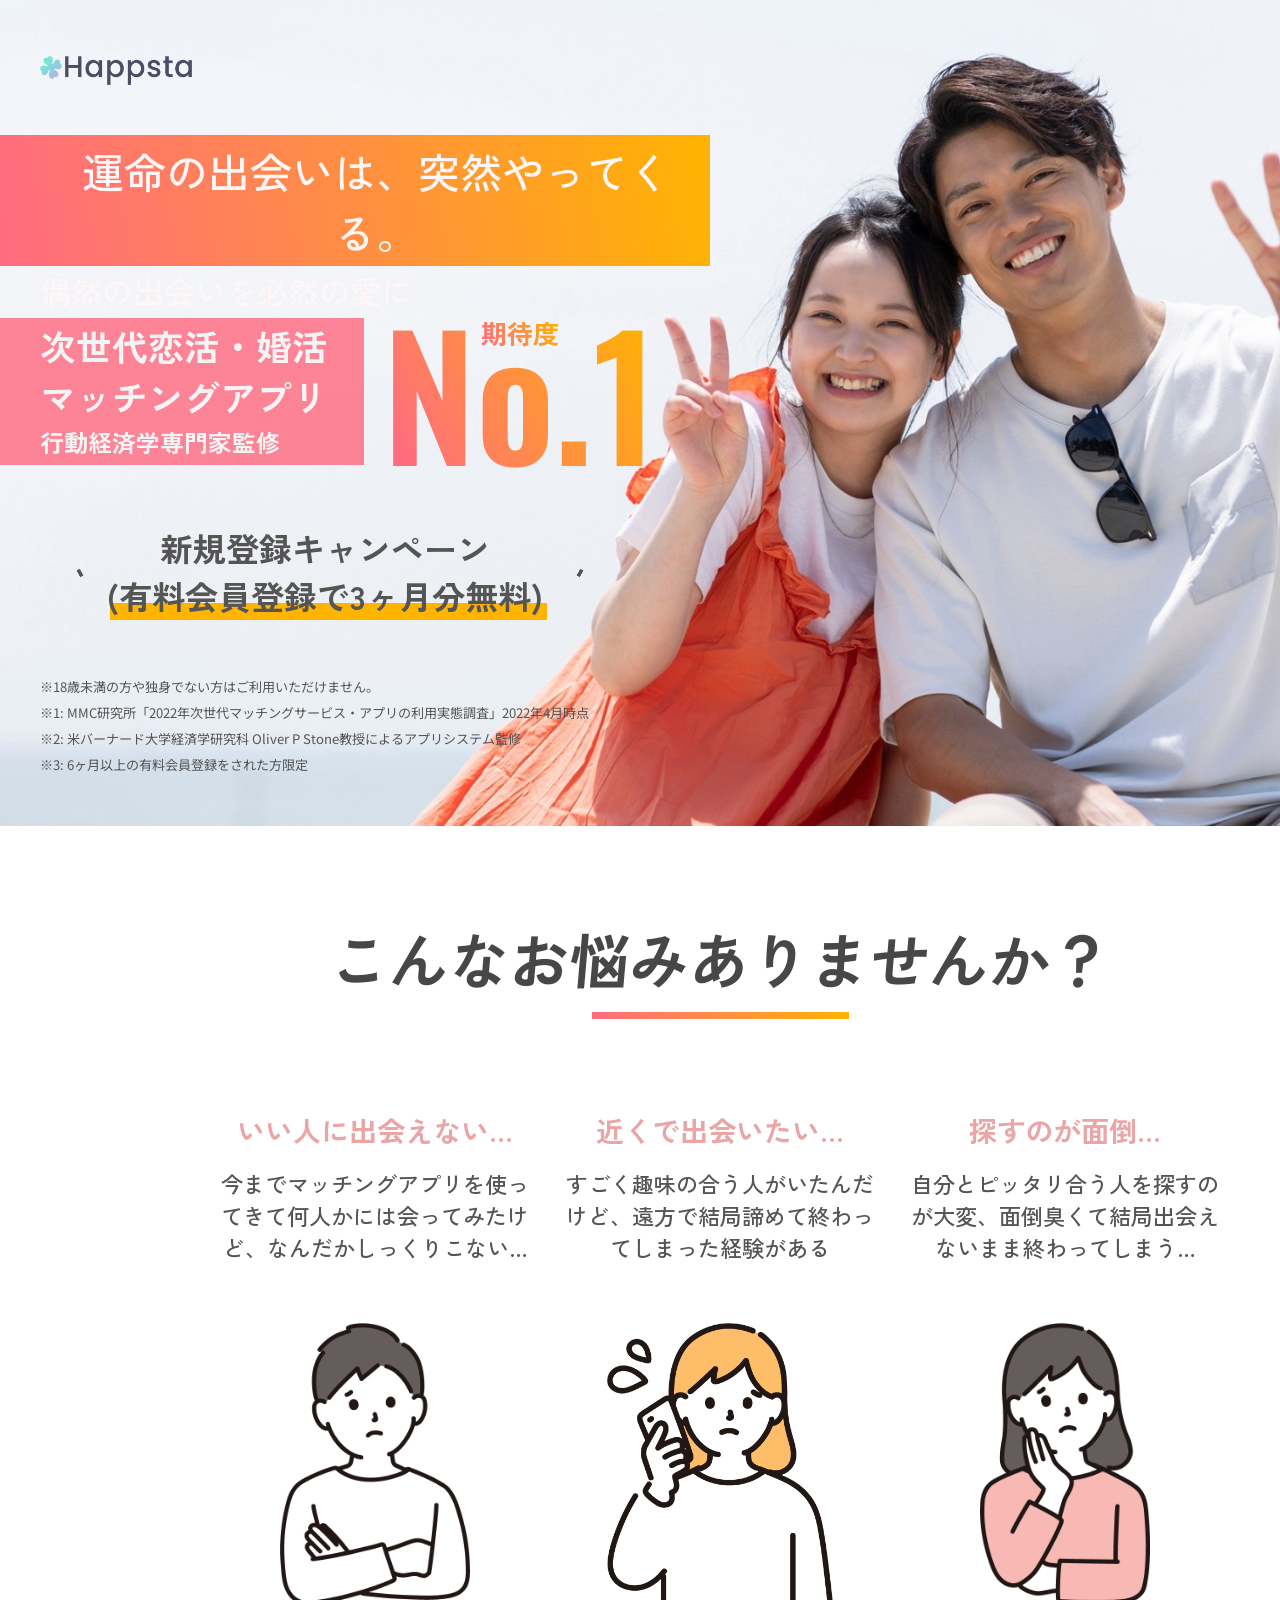
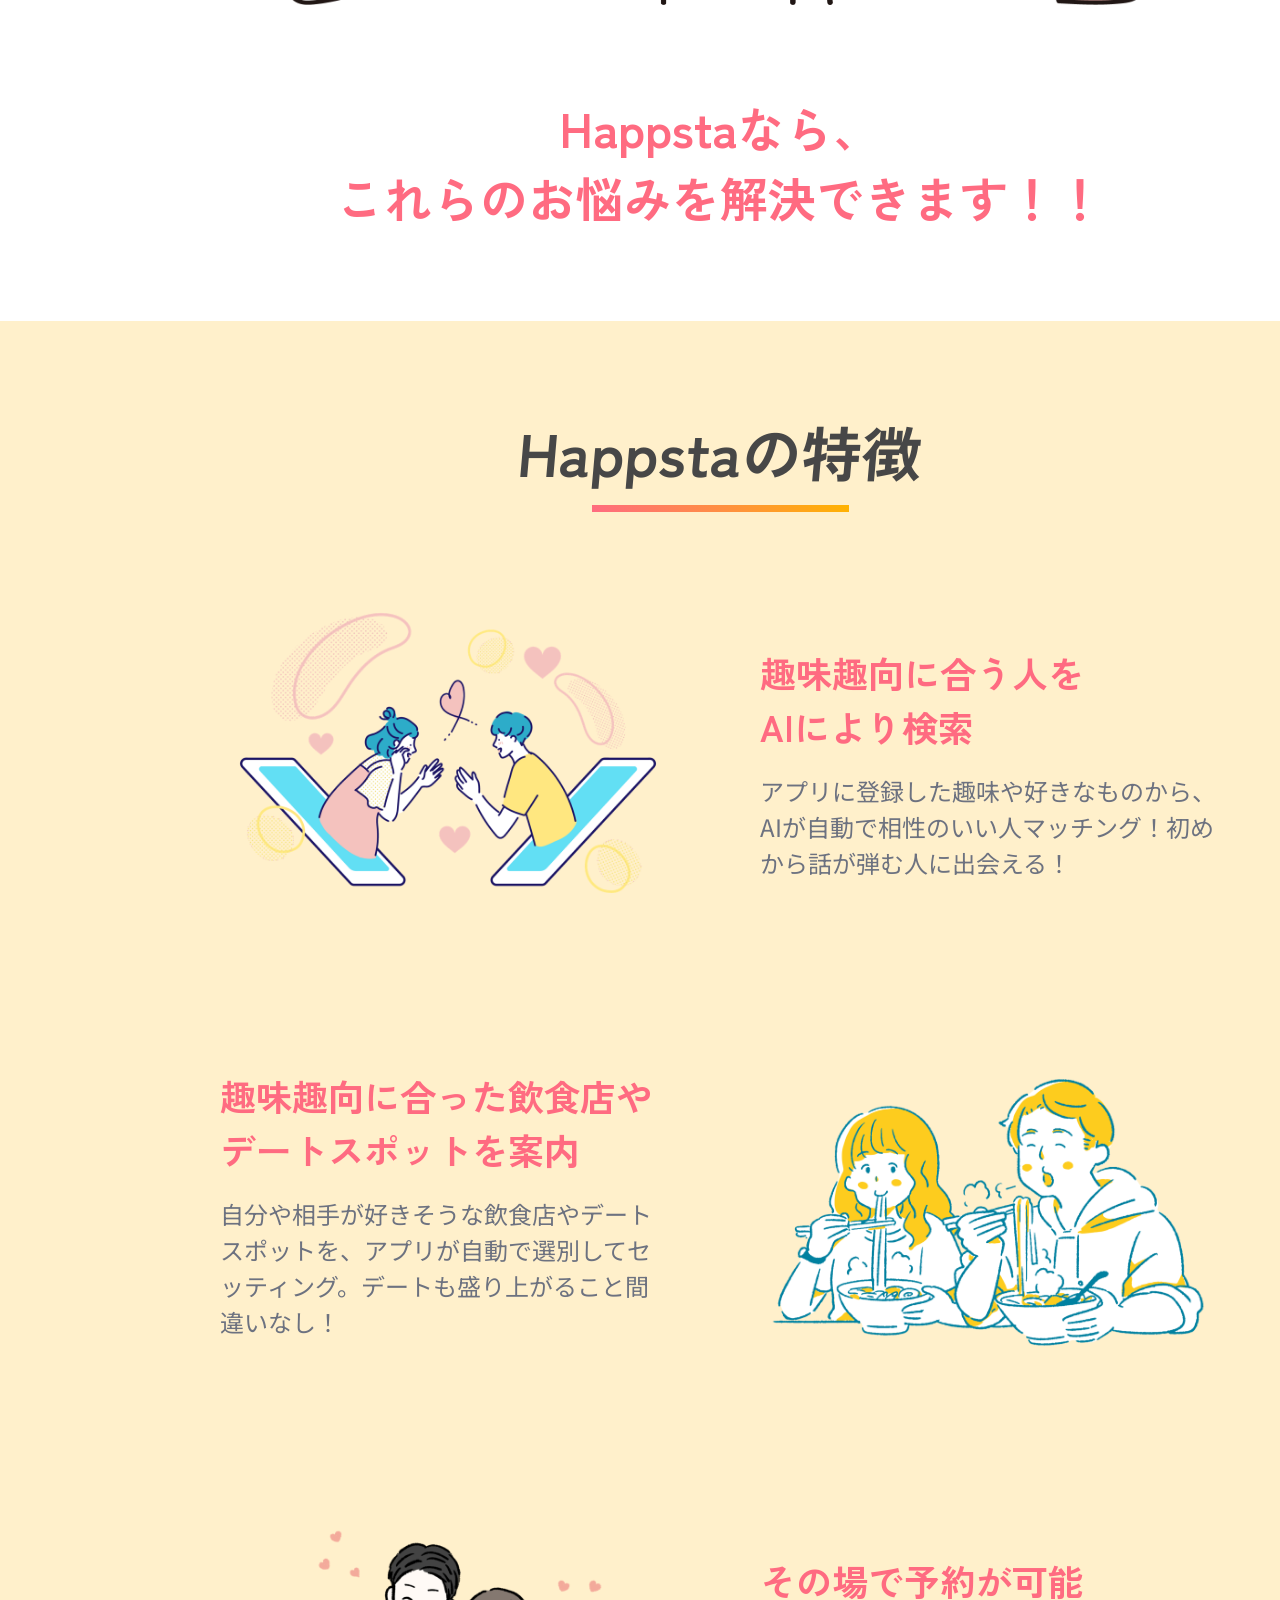
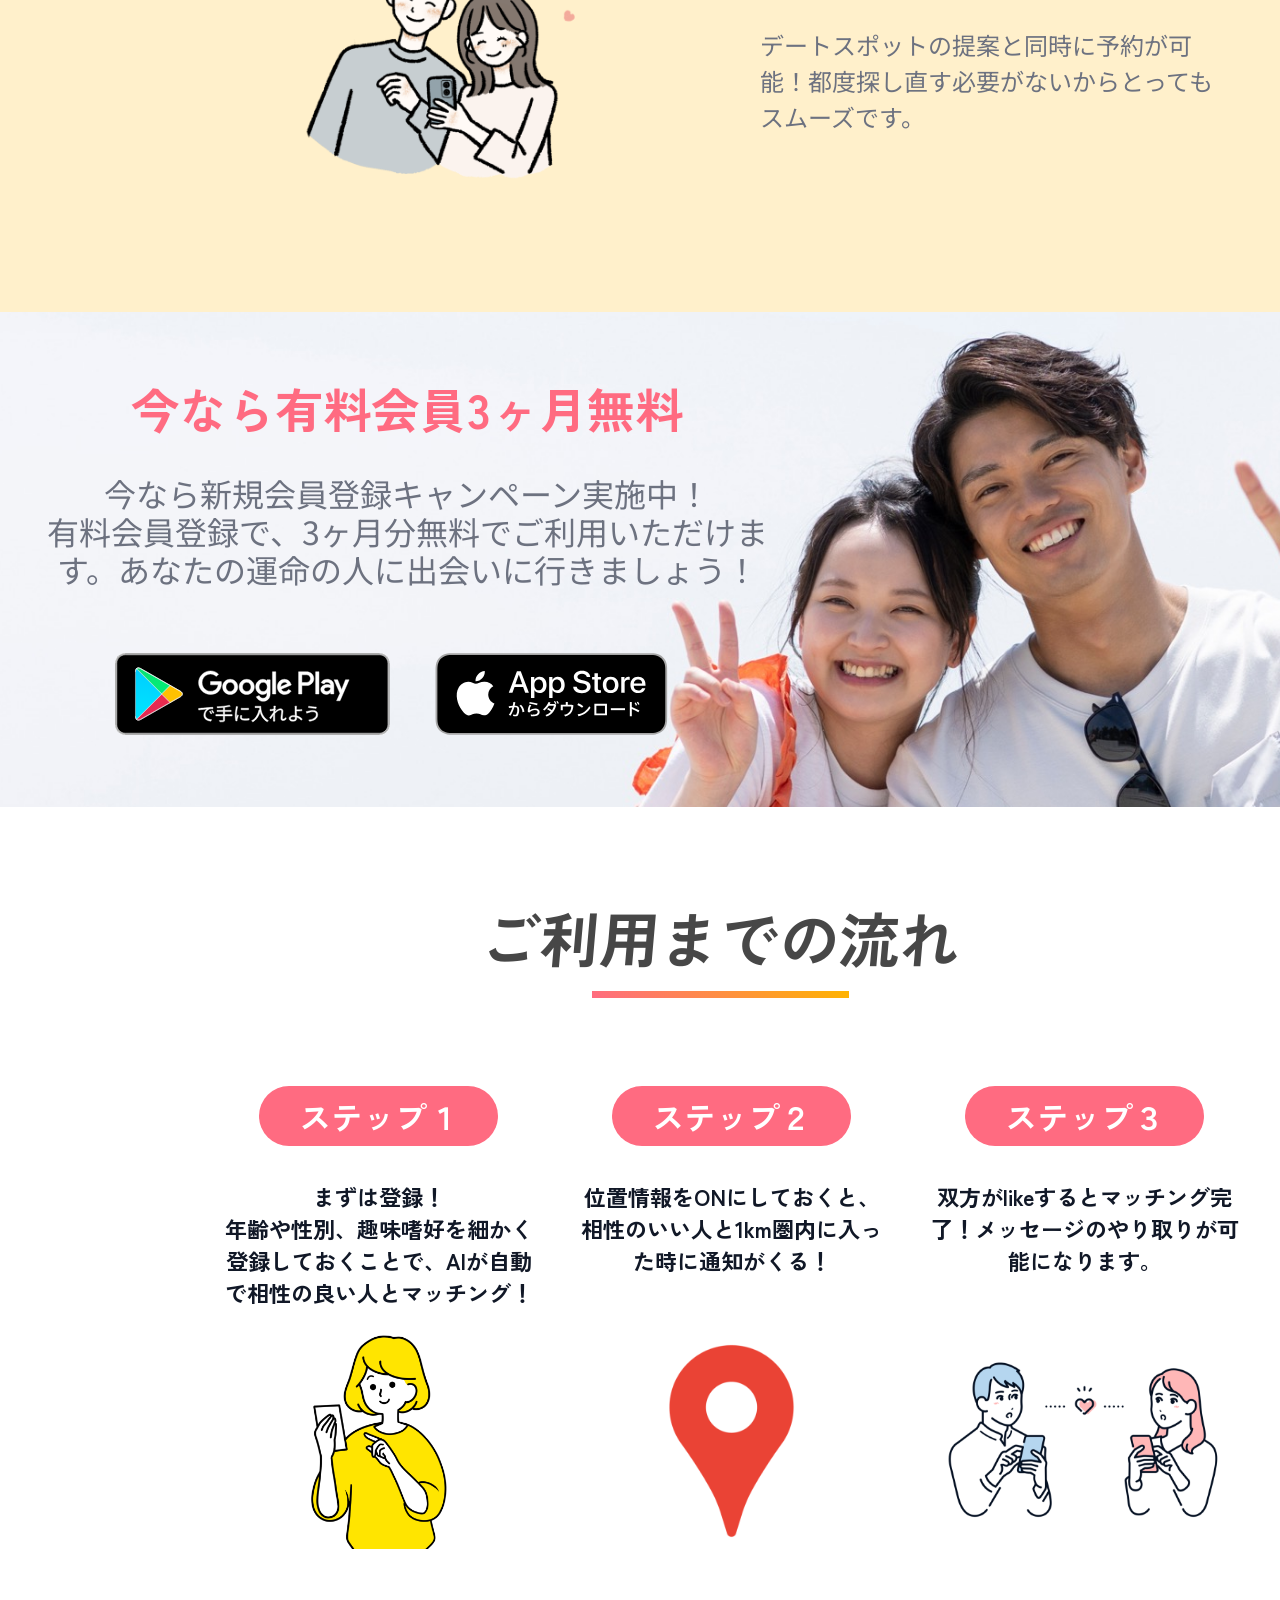
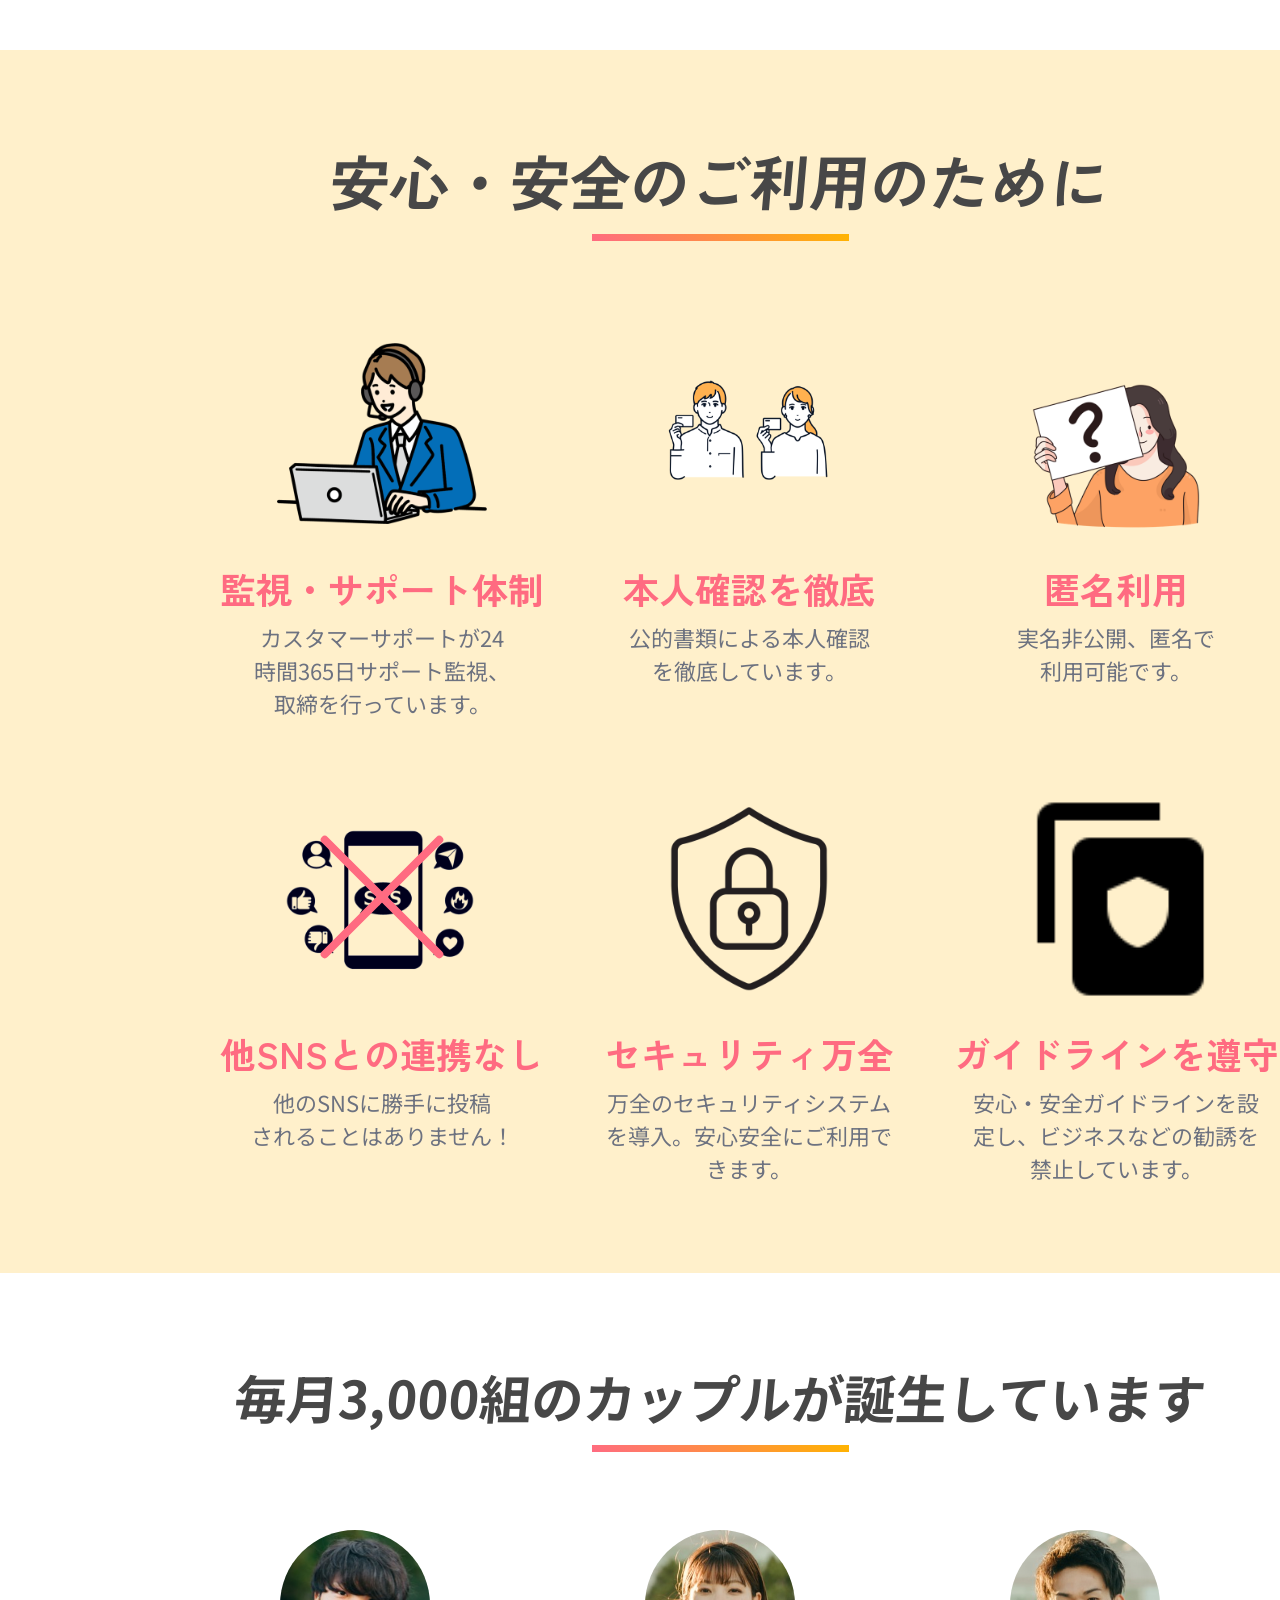
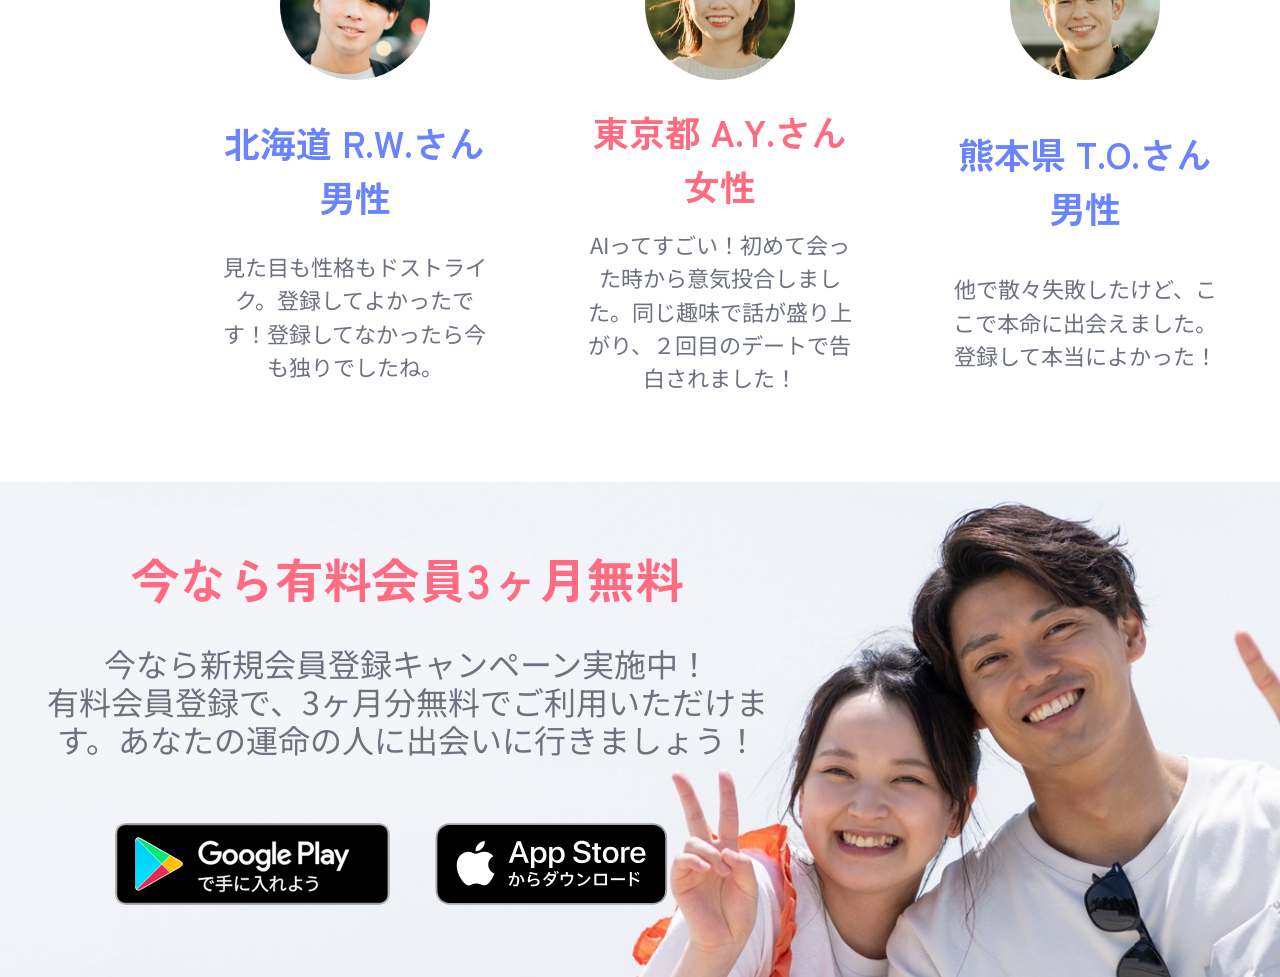
<file: index.html>
<!doctype html>
<html lang="ja">
  <head>
    <meta charset="utf-8">
    <meta name="viewport" content="width=device-width, initial-scale=1">
    <title>Happsta | マッチングアプリ</title>
    <meta name="description" content="次世代恋活・婚活マッチングアプリHappstaのランディングページ。">
    <meta property="og:type" content="website">
    <meta property="og:title" content="Happsta | マッチングアプリ">
    <meta property="og:description" content="次世代恋活・婚活マッチングアプリHappstaのランディングページ。">
    <meta property="og:image" content="https://acy05.github.io/happsta-lp/assets/images/happsta/pc-preview.png?v=20260611-static">
    <meta property="og:image:width" content="1440">
    <meta property="og:image:height" content="900">
    <meta name="twitter:card" content="summary_large_image">
    <link rel="preconnect" href="https://fonts.googleapis.com">
    <link rel="preconnect" href="https://fonts.gstatic.com" crossorigin>
    <link href="https://fonts.googleapis.com/css2?family=Noto+Sans+JP:wght@400;700;900&family=Oswald:wght@600&family=Zen+Kaku+Gothic+New:wght@500;700;900&display=swap" rel="stylesheet">
    <link rel="stylesheet" href="./assets/styles.css?v=20260611-responsive">
  </head>
  <body class="layout-happsta">
    <main class="happsta-page">
      <section class="happsta-hero">
        <figure class="happsta-hero-bg">
          <img src="./assets/images/happsta/hero-couple.jpg" width="4096" height="2731" alt="海辺で笑顔を向けるカップル">
        </figure>
        <div class="happsta-hero-copy">
          <img class="happsta-logo" src="./assets/images/happsta/logo.png" width="3021" height="571" alt="Happsta">
          <div class="happsta-catch">
            <p>運命の出会いは、<br class="happsta-mobile-break">突然やってくる。</p>
            <span>偶然の出会いを必然の愛に</span>
          </div>
          <div class="happsta-strength">
            <div>
              <strong>次世代恋活・婚活<br>マッチングアプリ</strong>
              <span>行動経済学専門家監修</span>
            </div>
            <div class="happsta-rank" aria-label="期待度ナンバーワン">
              <span>期待度</span>
              <strong>No.1</strong>
            </div>
          </div>
          <div class="happsta-campaign">
            <img src="./assets/images/happsta/treat-1.svg" alt="" aria-hidden="true">
            <p>新規登録キャンペーン<br><span>(有料会員登録で3ヶ月分無料)</span></p>
            <img src="./assets/images/happsta/treat-2.svg" alt="" aria-hidden="true">
          </div>
          <div class="happsta-notes">
            <p>※18歳未満の方や独身でない方はご利用いただけません。</p>
            <p>※1: MMC研究所「2022年次世代マッチングサービス・アプリの利用実態調査」2022年4月時点</p>
            <p>※2: 米バーナード大学経済学研究科 Oliver P Stone教授によるアプリシステム監修</p>
            <p>※3: 6ヶ月以上の有料会員登録をされた方限定</p>
          </div>
        </div>
      </section>

      <section class="happsta-section happsta-worries">
        <div class="happsta-inner">
          <div class="happsta-section-title">
            <h2>こんなお悩みありませんか？</h2>
            <span></span>
          </div>
          <div class="happsta-voice-grid">
            <article>
              <h3>いい人に出会えない…</h3>
              <p>今までマッチングアプリを使ってきて何人かには会ってみたけど、なんだかしっくりこない…</p>
              <img src="./assets/images/happsta/worry-user-1.png" width="448" height="662" alt="悩んでいる男性">
            </article>
            <article>
              <h3>近くで出会いたい…</h3>
              <p>すごく趣味の合う人がいたんだけど、遠方で結局諦めて終わってしまった経験がある</p>
              <img src="./assets/images/happsta/worry-user-2.png" width="408" height="511" alt="悩んでいるカップル">
            </article>
            <article>
              <h3>探すのが面倒…</h3>
              <p>自分とピッタリ合う人を探すのが大変、面倒臭くて結局出会えないまま終わってしまう…</p>
              <img src="./assets/images/happsta/worry-user-3.png" width="390" height="646" alt="悩んでいる女性">
            </article>
          </div>
          <p class="happsta-solution">Happstaなら、<br>これらのお悩みを解決できます！！</p>
        </div>
      </section>

      <section class="happsta-section happsta-features">
        <div class="happsta-inner">
          <div class="happsta-section-title">
            <h2>Happstaの特徴</h2>
            <span></span>
          </div>
          <div class="happsta-feature-list">
            <article class="happsta-feature">
              <img src="./assets/images/happsta/feature-ai.png" width="1600" height="1200" alt="AIが趣味に合う相手を検索するイラスト">
              <div>
                <h3>趣味趣向に合う人を<br>AIにより検索</h3>
                <p>アプリに登録した趣味や好きなものから、AIが自動で相性のいい人マッチング！初めから話が弾む人に出会える！</p>
              </div>
            </article>
            <article class="happsta-feature is-reverse">
              <img src="./assets/images/happsta/feature-date.png" width="3509" height="2482" alt="デートスポットを案内するイラスト">
              <div>
                <h3>趣味趣向に合った飲食店や<br>デートスポットを案内</h3>
                <p>自分や相手が好きそうな飲食店やデートスポットを、アプリが自動で選別してセッティング。デートも盛り上がること間違いなし！</p>
              </div>
            </article>
            <article class="happsta-feature">
              <img src="./assets/images/happsta/feature-reserve.png" width="1515" height="1136" alt="その場で予約するカップルのイラスト">
              <div>
                <h3>その場で予約が可能</h3>
                <p>デートスポットの提案と同時に予約が可能！都度探し直す必要がないからとってもスムーズです。</p>
              </div>
            </article>
          </div>
        </div>
      </section>

      <section class="happsta-cta">
        <img src="./assets/images/happsta/hero-couple.jpg" width="4096" height="2731" alt="">
        <div>
          <h2>今なら有料会員3ヶ月無料</h2>
          <p>今なら新規会員登録キャンペーン実施中！<br>有料会員登録で、3ヶ月分無料でご利用いただけます。あなたの運命の人に出会いに行きましょう！</p>
          <img src="./assets/images/happsta/store-buttons.svg" width="585" height="82" alt="Google Play と App Store からダウンロード">
        </div>
      </section>

      <section class="happsta-section happsta-flow">
        <div class="happsta-inner">
          <div class="happsta-section-title">
            <h2>ご利用までの流れ</h2>
            <span></span>
          </div>
          <div class="happsta-step-grid">
            <article>
              <span>ステップ１</span>
              <p class="happsta-flow-text-desktop">まずは登録！<br>年齢や性別、趣味嗜好を細かく<br>登録しておくことで、AIが自動<br>で相性の良い人とマッチング！</p>
              <p class="happsta-flow-text-mobile">まずは登録！<br>年齢や性別、趣味嗜好を細かく登録し<br>ておくことで、AIが自動で相性の良い<br>人とマッチング！</p>
              <img src="./assets/images/happsta/flow-register.png" width="818" height="1274" alt="プロフィール登録のイラスト">
            </article>
            <article>
              <span>ステップ２</span>
              <p class="happsta-flow-text-desktop">位置情報をONにしておくと、<br>相性のいい人と1km圏内に入っ<br>た時に通知がくる！</p>
              <p class="happsta-flow-text-mobile">位置情報をONにしておくと、<br>相性のいい人と1km圏内に入った時に<br>通知がくる！</p>
              <img src="./assets/images/happsta/flow-location.png" width="3642" height="2461" alt="位置情報通知のイラスト">
            </article>
            <article>
              <span>ステップ３</span>
              <p class="happsta-flow-text-desktop">双方がlikeするとマッチング完<br>了！メッセージのやり取りが可<br>能になります。</p>
              <p class="happsta-flow-text-mobile">双方がlikeするとマッチング完了！メッ<br>セージのやり取りが可能になります。</p>
              <img src="./assets/images/happsta/flow-match.png" width="4096" height="2560" alt="マッチング成立のイラスト">
            </article>
          </div>
        </div>
      </section>

      <section class="happsta-section happsta-safety">
        <div class="happsta-inner">
          <div class="happsta-section-title">
            <h2>安心・安全のご利用のために</h2>
            <span></span>
          </div>
          <div class="happsta-safety-grid">
            <article>
              <img src="./assets/images/happsta/safety-support.png" width="759" height="656" alt="サポート担当者">
              <h3>監視・サポート体制</h3>
              <p>カスタマーサポートが24<br class="happsta-desktop-break">時間365日サポート監視、<br class="happsta-desktop-break">取締を行っています。</p>
            </article>
            <article>
              <img src="./assets/images/happsta/safety-confirmation.png" width="4096" height="2816" alt="本人確認書類の確認">
              <h3>本人確認を徹底</h3>
              <p>公的書類による本人確認<br class="happsta-desktop-break">を徹底しています。</p>
            </article>
            <article>
              <img src="./assets/images/happsta/safety-anonymous.png" width="1200" height="1200" alt="匿名の人物アイコン">
              <h3>匿名利用</h3>
              <p>実名非公開、匿名で<br class="happsta-desktop-break">利用可能です。</p>
            </article>
            <article>
              <div class="happsta-crossed">
                <img src="./assets/images/happsta/safety-sns.png" width="1602" height="1202" alt="SNS連携なし">
              </div>
              <h3>他SNSとの連携なし</h3>
              <p>他のSNSに勝手に投稿<br class="happsta-desktop-break">されることはありません！</p>
            </article>
            <article>
              <img src="./assets/images/happsta/safety-security.png" width="3873" height="3873" alt="セキュリティの盾">
              <h3>セキュリティ万全</h3>
              <p>万全のセキュリティシステム<br class="happsta-desktop-break">を導入。安心安全にご利用で<br class="happsta-desktop-break">きます。</p>
            </article>
            <article>
              <img src="./assets/images/happsta/safety-guidelines.png" width="96" height="96" alt="ガイドラインのアイコン">
              <h3>ガイドラインを遵守</h3>
              <p>安心・安全ガイドラインを設<br class="happsta-desktop-break">定し、ビジネスなどの勧誘を<br class="happsta-desktop-break">禁止しています。</p>
            </article>
          </div>
        </div>
      </section>

      <section class="happsta-section happsta-achievements">
        <div class="happsta-inner">
          <div class="happsta-section-title">
            <h2>毎月3,000組のカップルが誕生しています</h2>
            <span></span>
          </div>
          <div class="happsta-testimonial-grid">
            <article>
              <figure class="happsta-testimonial-photo is-user-1">
                <img src="./assets/images/happsta/achievement-user-1.jpg" width="1920" height="2879" alt="北海道 R.W.さん">
              </figure>
              <h3 class="is-man">北海道 R.W.さん 男性</h3>
              <p>見た目も性格もドストライク。登録してよかったです！登録してなかったら今も独りでしたね。</p>
            </article>
            <article>
              <figure class="happsta-testimonial-photo is-user-2">
                <img src="./assets/images/happsta/achievement-user-2.jpg" width="2934" height="1956" alt="東京都 A.Y.さん">
              </figure>
              <h3>東京都 A.Y.さん 女性</h3>
              <p>AIってすごい！初めて会った時から意気投合しました。同じ趣味で話が盛り上がり、２回目のデートで告白されました！</p>
            </article>
            <article>
              <figure class="happsta-testimonial-photo is-user-3">
                <img src="./assets/images/happsta/achievement-user-2.jpg" width="2934" height="1956" alt="熊本県 T.O.さん">
              </figure>
              <h3 class="is-man">熊本県 T.O.さん 男性</h3>
              <p>他で散々失敗したけど、ここで本命に出会えました。登録して本当によかった！</p>
            </article>
          </div>
        </div>
      </section>

      <section class="happsta-cta is-final">
        <img src="./assets/images/happsta/hero-couple.jpg" width="4096" height="2731" alt="">
        <div>
          <h2>今なら有料会員3ヶ月無料</h2>
          <p>今なら新規会員登録キャンペーン実施中！<br>有料会員登録で、3ヶ月分無料でご利用いただけます。あなたの運命の人に出会いに行きましょう！</p>
          <img src="./assets/images/happsta/store-buttons.svg" width="585" height="82" alt="Google Play と App Store からダウンロード">
        </div>
      </section>
    </main>
  </body>
</html>
</file>
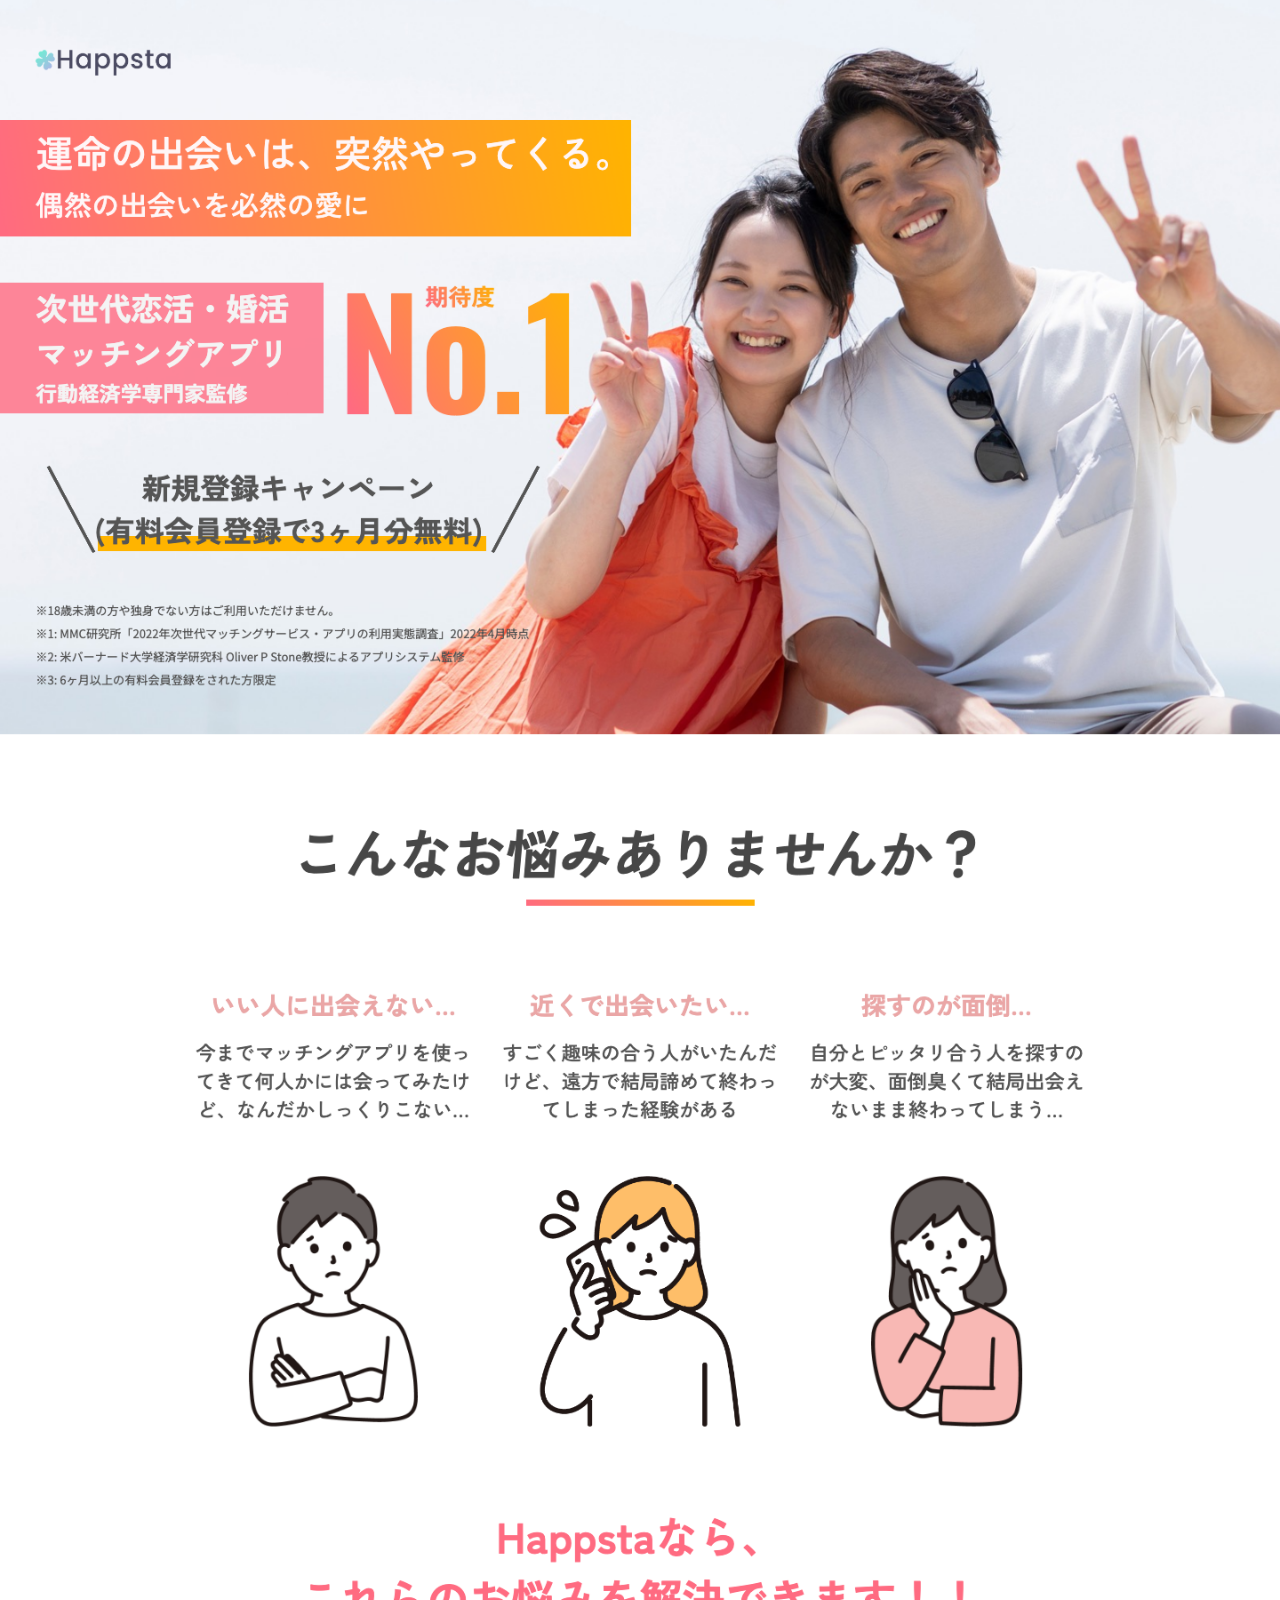
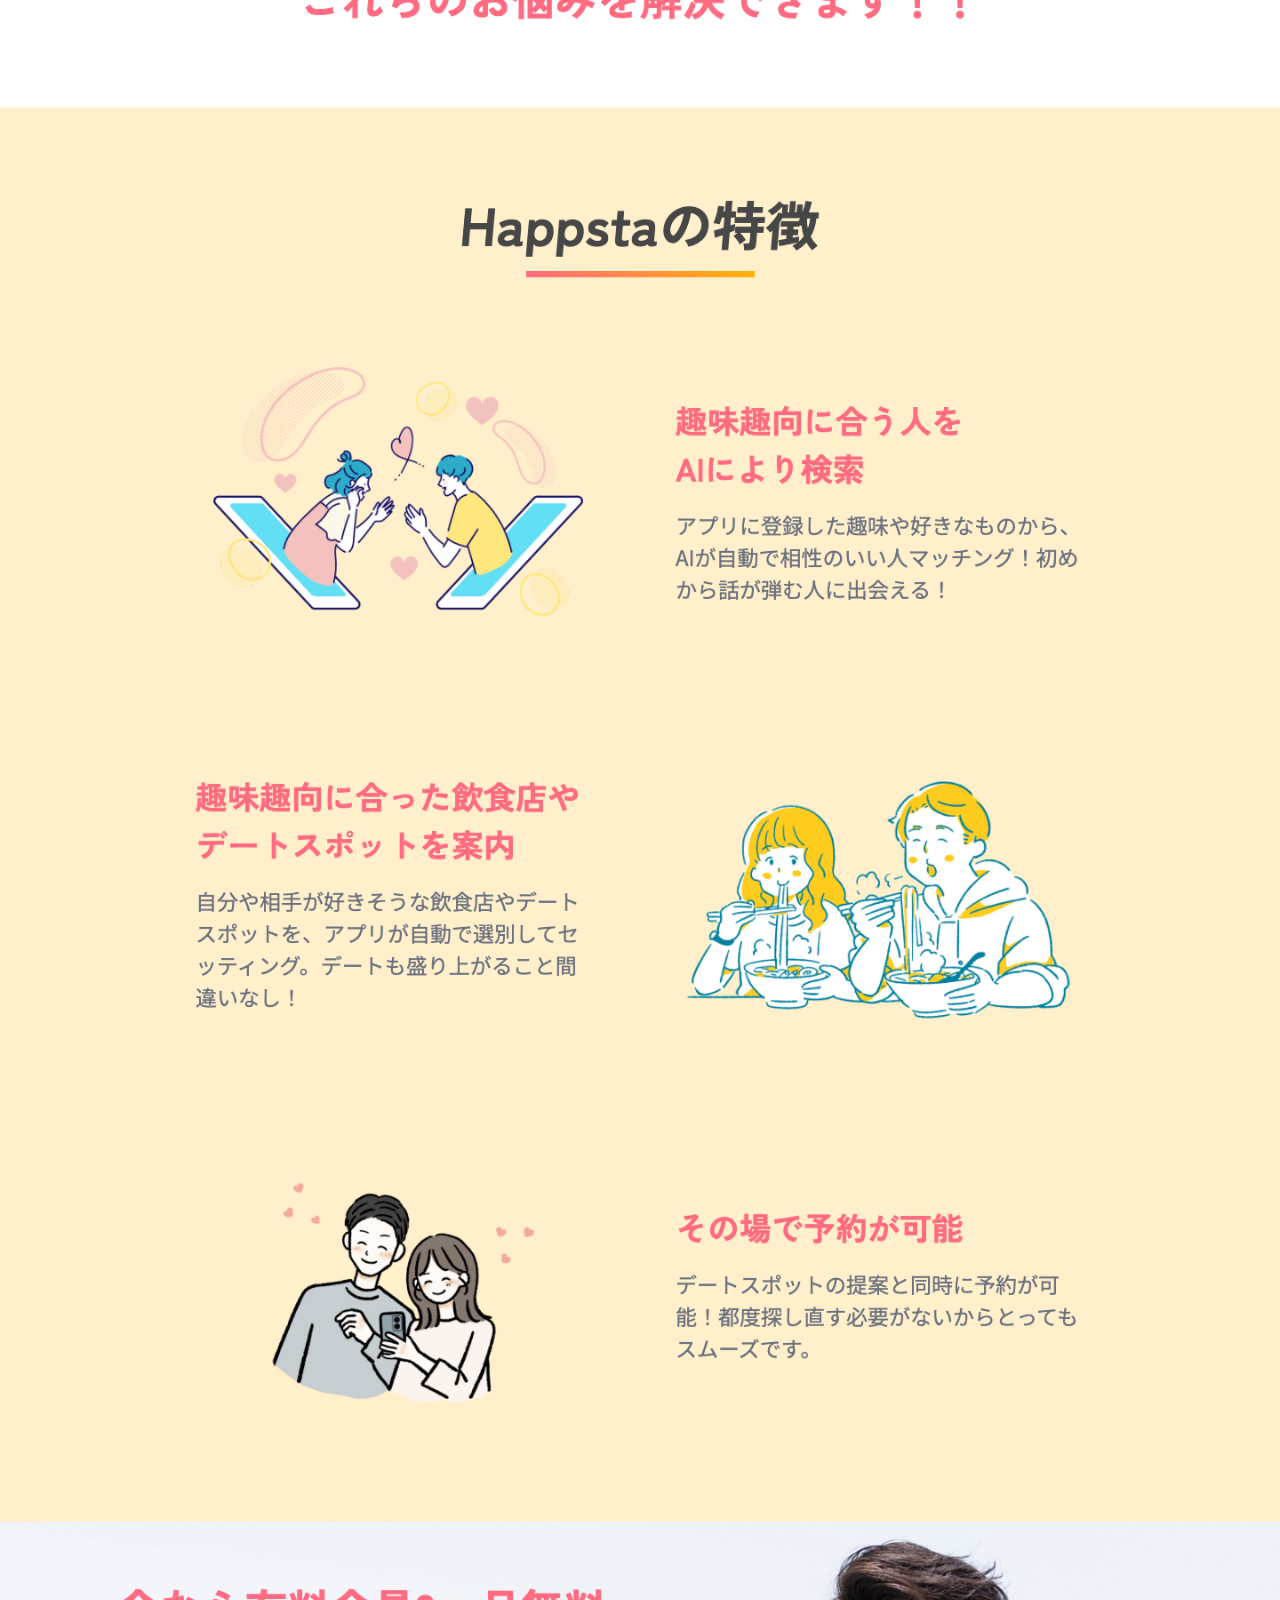
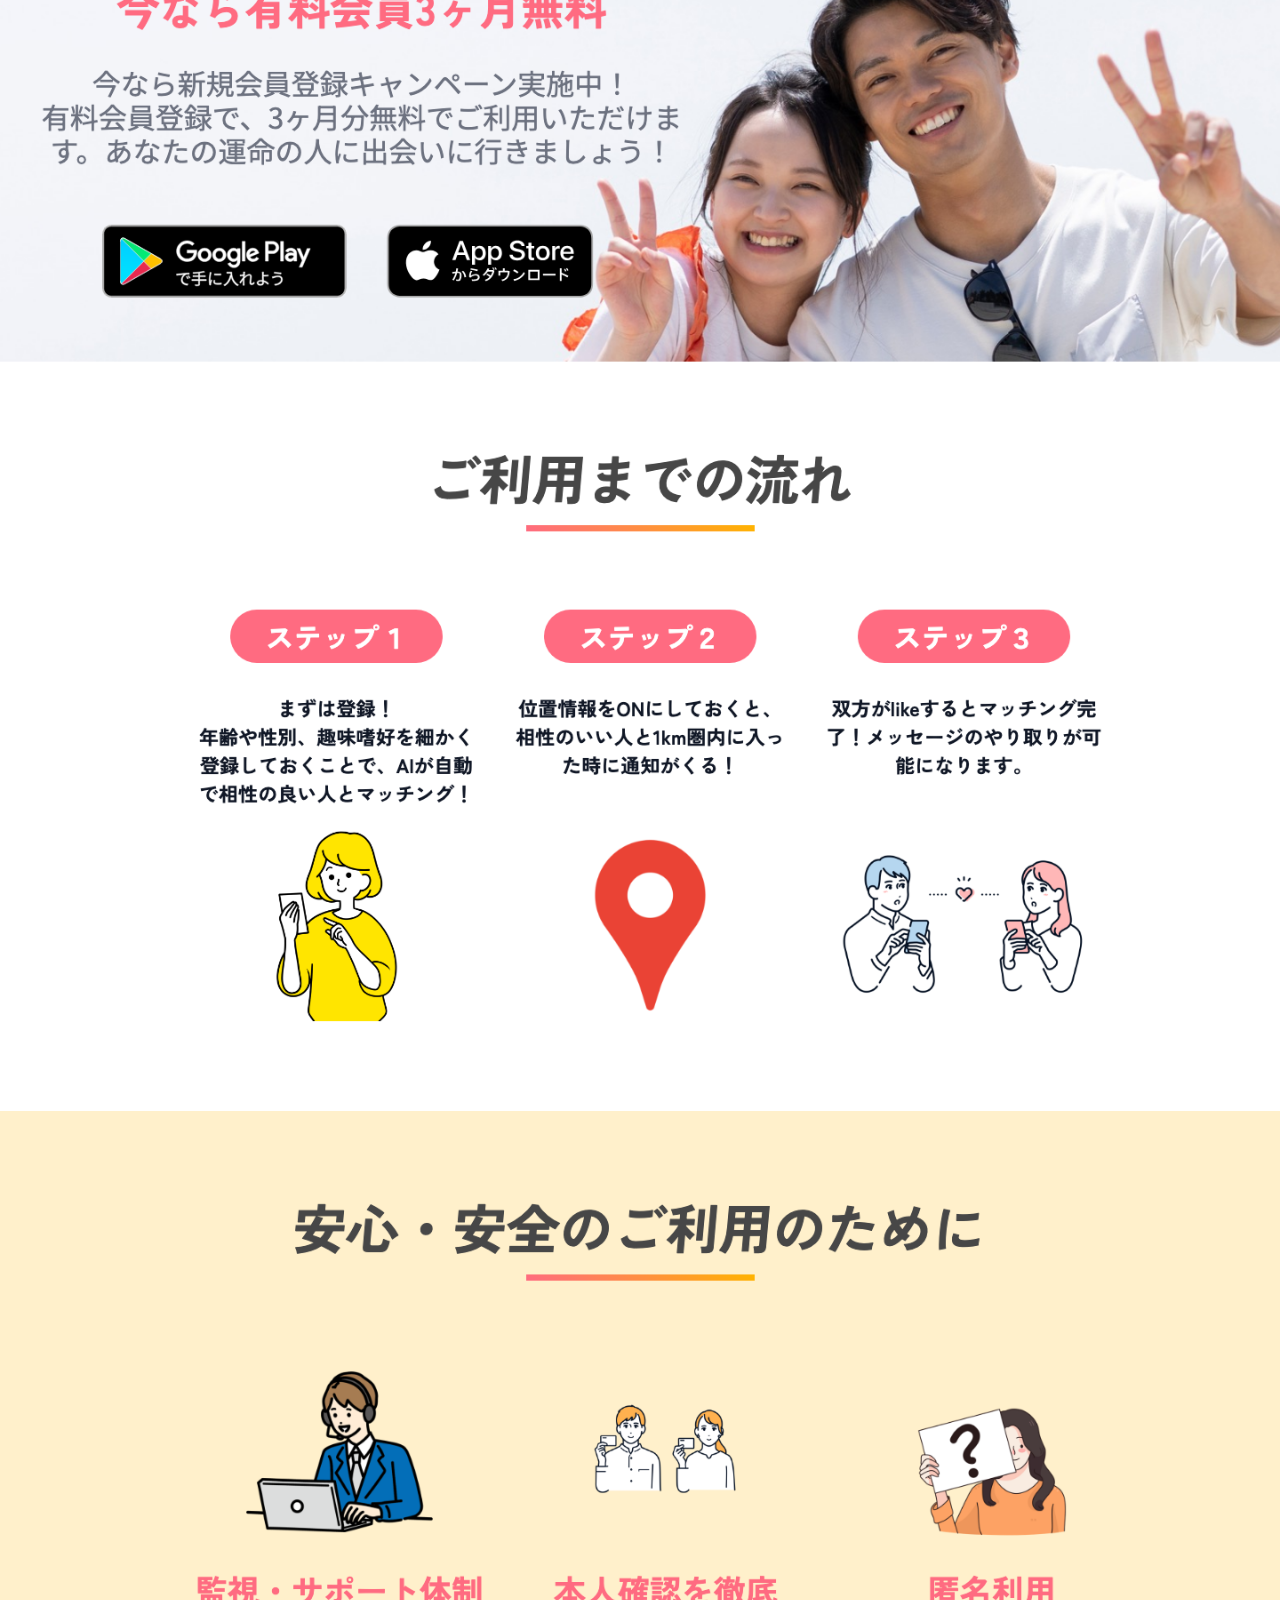
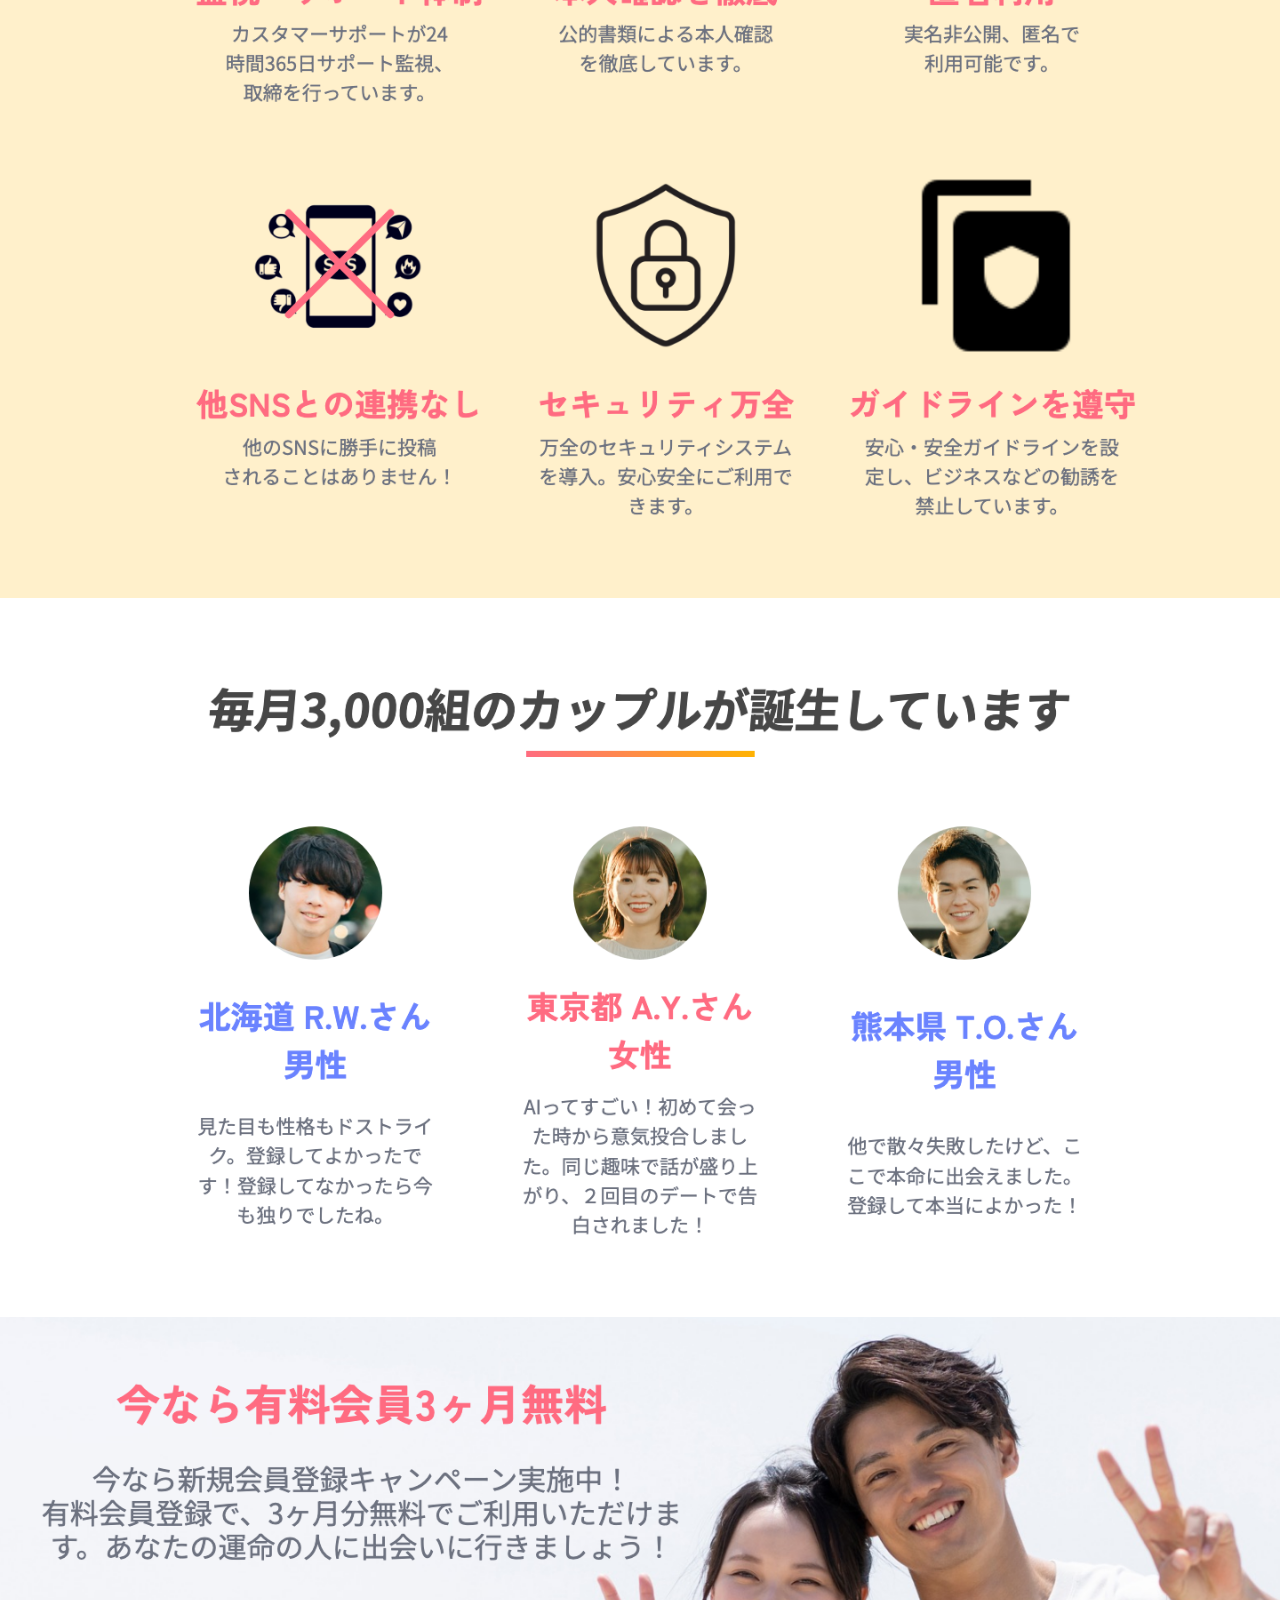
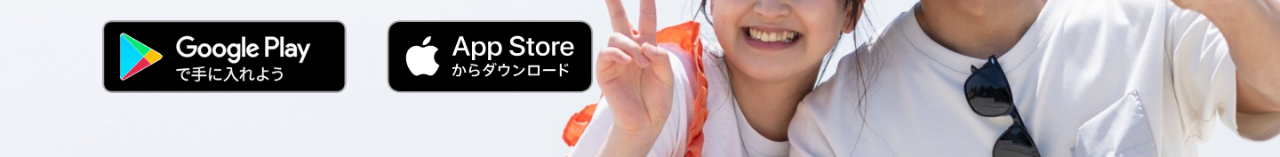
<file: pc-preview.html>
<!doctype html>
<html lang="ja">
  <head>
    <meta charset="utf-8">
    <meta name="viewport" content="width=device-width, initial-scale=1">
    <title>Happsta | PCプレビュー</title>
    <meta name="description" content="Notion掲載用のHappsta PC表示フルページ画像。">
    <meta property="og:type" content="website">
    <meta property="og:title" content="Happsta | PCプレビュー">
    <meta property="og:description" content="Notion掲載用のHappsta PC表示フルページ画像。">
    <meta property="og:image" content="https://acy05.github.io/happsta-lp/assets/images/happsta/pc-preview.png?v=20260611-static">
    <meta property="og:image:width" content="1440">
    <meta property="og:image:height" content="900">
    <style>
      html,
      body {
        margin: 0;
        background: #ffffff;
      }

      body {
        min-width: 0;
      }

      a {
        display: block;
      }

      img {
        display: block;
        width: 100%;
        height: auto;
      }
    </style>
  </head>
  <body>
    <a href="./" aria-label="Happstaの公開ページを開く">
      <img src="./assets/images/happsta/pc-preview-full.png?v=20260611-static" width="1440" height="7377" alt="Happsta PC版フルページプレビュー">
    </a>
  </body>
</html>
</file>
<file: assets/styles.css>
:root {
  --bg: #f7fbfc;
  --surface: #ffffff;
  --surface-2: #eef6f5;
  --ink: #101417;
  --muted: #5d6872;
  --line: #c9d8dc;
  --soft-line: #dce7ea;
  --accent: #0f766e;
  --accent-2: #e56b2f;
  --accent-3: #2f66b3;
  --shadow: 0 22px 70px rgba(18, 44, 54, 0.14);
  --shadow-soft: 0 16px 44px rgba(18, 44, 54, 0.1);
  --radius: 8px;
  --content: min(1120px, calc(100vw - 32px));
  font-family: Inter, ui-sans-serif, system-ui, -apple-system, BlinkMacSystemFont, "Segoe UI", sans-serif;
}

/* Figma reference-proximity implementation */
.figma-source {
  margin: 0;
  color: #222832;
  background: #eef2f6;
  font-family: "Noto Sans JP", "Inter", system-ui, -apple-system, BlinkMacSystemFont, sans-serif;
  overflow-x: hidden;
}

.figma-source *,
.figma-source *::before,
.figma-source *::after {
  box-sizing: border-box;
}

.figma-source a {
  color: inherit;
  text-decoration: none;
}

.figma-source button {
  font: inherit;
}

.fg-pill-button {
  min-height: 50px;
  border: 0;
  border-radius: 999px;
  padding: 0 26px;
  font-size: 0.9rem;
  font-weight: 800;
  cursor: pointer;
  box-shadow: 0 12px 28px rgba(16, 24, 40, 0.12);
}

.fg-pill-button.is-light {
  background: #fff;
  color: #20242a;
}

.fg-pill-button.is-dark {
  background: #20242a;
  color: #fff;
}

/* AI SaaS page from Figma */
.fg-ai {
  min-height: 100vh;
  background: #eef2f6;
}

.fg-ai-nav {
  height: 132px;
  display: grid;
  grid-template-columns: 220px minmax(0, 1fr) auto;
  align-items: center;
  gap: 36px;
  padding: 48px 36px 0;
}

.fg-ai-logo {
  font-size: 1.65rem;
  font-weight: 950;
  letter-spacing: 0;
}

.fg-ai-nav nav {
  display: flex;
  justify-content: flex-end;
  gap: 44px;
  font-size: 0.95rem;
  font-weight: 850;
}

.fg-ai-nav-actions {
  display: flex;
  gap: 12px;
}

.fg-ai-hero {
  position: relative;
  min-height: 714px;
  padding-top: 74px;
}

.fg-ai-hero h1 {
  margin: 0 auto;
  width: min(950px, calc(100% - 48px));
  font-size: clamp(3.1rem, 6vw, 4.5rem);
  line-height: 1.1;
  text-align: center;
  font-weight: 950;
}

.fg-ai-question {
  margin: 30px 0 0;
  text-align: center;
  font-size: 1rem;
  font-weight: 850;
}

.fg-ai-prompt {
  position: relative;
  width: min(728px, calc(100% - 48px));
  height: 212px;
  margin: 32px auto 0;
  border: 1px solid #d7dee8;
  border-radius: 24px;
  background: #fff;
  box-shadow: 0 20px 46px rgba(22, 32, 42, 0.1);
}

.fg-ai-prompt p {
  margin: 0;
  position: absolute;
  left: 34px;
  top: 84px;
  width: calc(100% - 190px);
  color: #98a2b3;
  font-size: 1.05rem;
  font-weight: 600;
}

.fg-ai-prompt-icon,
.fg-ai-send {
  position: absolute;
  display: grid;
  place-items: center;
  border-radius: 50%;
  color: #b5bdc9;
}

.fg-ai-prompt-icon {
  right: 82px;
  top: 82px;
  width: 42px;
  height: 42px;
  background: #f1f4f8;
  font-weight: 900;
}

.fg-ai-send {
  right: 22px;
  top: 82px;
  width: 50px;
  height: 50px;
  border: 0;
  background: #eef2f6;
  font-size: 1.3rem;
  cursor: pointer;
}

.fg-ai-apps {
  position: absolute;
  left: 18px;
  top: 355px;
  width: 314px;
  height: 244px;
}

.fg-ai-apps span {
  position: absolute;
  width: 74px;
  height: 74px;
  display: block;
  border-radius: 50%;
  background: #fff;
  box-shadow: 0 10px 28px rgba(16, 24, 40, 0.09);
}

.fg-ai-apps span::after {
  content: "";
  position: absolute;
  inset: 22px;
  border-radius: 50%;
  background: var(--c);
}

.fg-ai-apps span:nth-child(1) { left: 240px; top: 85px; }
.fg-ai-apps span:nth-child(2) { left: 205px; top: 145px; }
.fg-ai-apps span:nth-child(3) { left: 120px; top: 170px; }
.fg-ai-apps span:nth-child(4) { left: 35px; top: 145px; }
.fg-ai-apps span:nth-child(5) { left: 0; top: 85px; }
.fg-ai-apps span:nth-child(6) { left: 35px; top: 25px; }
.fg-ai-apps span:nth-child(7) { left: 120px; top: 0; }
.fg-ai-apps span:nth-child(8) { left: 205px; top: 25px; }

.fg-ai-triggers {
  position: absolute;
  top: 392px;
  right: 104px;
  display: grid;
  gap: 20px;
}

.fg-ai-triggers article {
  width: 232px;
  min-height: 52px;
  display: flex;
  align-items: center;
  gap: 14px;
  border-radius: 999px;
  padding: 0 22px;
  background: #fff;
  color: #667085;
  font-size: 0.83rem;
  font-weight: 850;
  box-shadow: 0 12px 28px rgba(16, 24, 40, 0.08);
}

.fg-ai-triggers span {
  width: 22px;
  height: 22px;
  border-radius: 5px;
  background: #6845ff;
}

.fg-ai-triggers article:nth-child(2) span { background: #19b4a6; }
.fg-ai-triggers article:nth-child(3) span { background: #98a2b3; }

.fg-ai-workers {
  position: absolute;
  left: 50%;
  top: 610px;
  display: flex;
  gap: 10px;
  transform: translateX(-50%);
}

.fg-ai-workers span {
  position: relative;
  width: 180px;
  height: 230px;
  border-radius: 50%;
  background: var(--c);
}

.fg-ai-workers span::before,
.fg-ai-workers span::after {
  content: "";
  position: absolute;
  top: 82px;
  width: 10px;
  height: 14px;
  border-radius: 50%;
  background: #222832;
}

.fg-ai-workers span::before { left: 62px; }
.fg-ai-workers span::after { right: 62px; }

.fg-ai-logos {
  min-height: 220px;
  display: grid;
  grid-template-columns: repeat(8, minmax(96px, 1fr));
  align-items: center;
  gap: 0 28px;
  border-radius: 40px;
  padding: 38px 96px;
  background: #fff;
  box-shadow: 0 12px 26px rgba(16, 24, 40, 0.08);
}

.fg-ai-logos span {
  text-align: center;
  font-weight: 950;
  color: #244a78;
  line-height: 1.05;
}

.fg-ai-logos span:nth-child(4n+1),
.fg-ai-logos span:nth-child(4n+2) {
  color: #cc1f1f;
}

.fg-ai-concept {
  min-height: 650px;
  display: grid;
  grid-template-columns: minmax(0, 0.85fr) minmax(520px, 1fr);
  align-items: center;
  gap: 40px;
  margin-top: 72px;
  border-radius: 34px;
  padding: 0 150px 0 198px;
  background: linear-gradient(135deg, #7b35f5, #9b50ff);
  color: #fff;
}

.fg-ai-concept h2 {
  margin: 0;
  font-size: clamp(4rem, 6vw, 5rem);
  line-height: 1.1;
  font-weight: 950;
}

.fg-ai-concept p {
  max-width: 460px;
  margin: 42px 0 0;
  font-size: 1.4rem;
  line-height: 1.5;
  font-weight: 800;
}

.fg-ai-orbit {
  position: relative;
  min-height: 530px;
}

.fg-ai-orbit i {
  position: absolute;
  width: 270px;
  height: 270px;
  border-radius: 50%;
  background: rgba(255, 255, 255, 0.72);
}

.fg-ai-orbit i:nth-of-type(1) { left: 40px; top: 90px; }
.fg-ai-orbit i:nth-of-type(2) { left: 112px; top: 132px; }
.fg-ai-orbit i:nth-of-type(3) { left: 184px; top: 174px; }
.fg-ai-orbit i:nth-of-type(4) { left: 256px; top: 216px; }
.fg-ai-orbit i:nth-of-type(5) { left: 328px; top: 258px; }

.fg-ai-orbit b {
  position: absolute;
  left: 140px;
  top: 262px;
  width: 140px;
  height: 140px;
  border-radius: 50%;
  background: #ff72b7;
}

.fg-tag {
  position: absolute;
  z-index: 2;
  display: grid;
  place-items: center;
  min-height: 42px;
  border-radius: 999px;
  padding: 0 26px;
  background: #fff;
  font-weight: 950;
}

.tag-agent { left: 132px; top: 60px; color: #ff72b7; }
.tag-api { left: 0; top: 250px; color: #17a785; }
.tag-workflow { left: 145px; top: 458px; color: #1972d2; }
.tag-rpa { right: 18px; top: 360px; color: #dfa30e; }

.fg-ai-team {
  padding: 210px 80px 0;
  text-align: center;
}

.fg-ai-team h2 {
  margin: 0 0 72px;
  font-size: clamp(2.4rem, 4vw, 3.4rem);
  font-weight: 950;
}

.fg-ai-team-grid {
  display: grid;
  grid-template-columns: repeat(4, minmax(0, 260px));
  justify-content: center;
  gap: 46px;
}

.fg-ai-team-grid article {
  min-height: 330px;
  border: 1px solid #dce3ec;
  border-radius: 22px;
  padding: 34px 30px;
  background: #fff;
  box-shadow: 0 18px 48px rgba(16, 24, 40, 0.08);
}

.fg-ai-team-grid span {
  width: 108px;
  height: 108px;
  display: block;
  margin: 0 auto 34px;
  border-radius: 50%;
  background: var(--c);
}

.fg-ai-team-grid h3 {
  margin: 0 0 24px;
  font-size: 1.25rem;
}

.fg-ai-team-grid p {
  margin: 0;
  color: #667085;
  line-height: 1.7;
}

.fg-ai-trigger-section {
  width: min(1248px, calc(100% - 64px));
  min-height: 520px;
  display: grid;
  grid-template-columns: minmax(0, 1fr) 440px;
  gap: 90px;
  align-items: center;
  margin: 190px auto 0;
  border: 1px solid #e5eaf2;
  border-radius: 34px;
  padding: 74px;
  background: #fff;
  box-shadow: 0 22px 54px rgba(16, 24, 40, 0.08);
}

.fg-ai-trigger-section h2 {
  margin: 0;
  font-size: clamp(2.5rem, 4.1vw, 3.6rem);
  line-height: 1.13;
}

.fg-ai-trigger-section p {
  max-width: 500px;
  margin: 42px 0 0;
  color: #526071;
  font-size: 1.15rem;
  line-height: 1.7;
  font-weight: 700;
}

.fg-ai-trigger-section ul {
  display: grid;
  gap: 28px;
  margin: 0;
  padding: 0;
  list-style: none;
}

.fg-ai-trigger-section li {
  min-height: 64px;
  display: flex;
  align-items: center;
  gap: 22px;
  border-radius: 999px;
  padding: 0 24px;
  background: #f4f7fb;
  font-weight: 850;
}

.fg-ai-trigger-section li span {
  width: 28px;
  height: 28px;
  border-radius: 8px;
  background: var(--c);
}

.fg-ai-final {
  min-height: 420px;
  display: grid;
  grid-template-columns: minmax(0, 620px) auto;
  align-items: center;
  justify-content: center;
  gap: 140px;
  margin-top: 220px;
  background: #222832;
  color: #fff;
}

.fg-ai-final h2 {
  margin: 0;
  font-size: clamp(2.5rem, 4vw, 3.6rem);
  line-height: 1.12;
}

/* Salon page from Figma */
.figma-salon-study {
  background: #111214;
  color: #f5f1e9;
  font-family: "Noto Sans JP", "Inter", system-ui, sans-serif;
}

.fg-salon {
  background: #111214;
}

.fg-salon-hero {
  position: relative;
  min-height: 1034px;
  overflow: hidden;
  background:
    linear-gradient(100deg, rgba(0, 0, 0, 0.78), rgba(31, 38, 44, 0.64)),
    radial-gradient(circle at 82% 22%, rgba(126, 137, 149, 0.42), transparent 28%),
    linear-gradient(110deg, #050608, #38434d 58%, #111214);
}

.fg-salon-nav {
  position: absolute;
  inset: 0 0 auto;
  z-index: 2;
  display: grid;
  grid-template-columns: 190px minmax(0, 1fr);
  gap: 24px;
  padding: 76px 26px 0 32px;
}

.fg-salon-logo {
  font-family: Georgia, "Times New Roman", serif;
  font-size: 2.55rem;
  line-height: 0.82;
  font-weight: 700;
  color: #e8e2d8;
}

.fg-salon-nav > div {
  display: flex;
  justify-content: flex-end;
  align-items: center;
  gap: 18px;
}

.fg-salon-nav span {
  color: #e8e2d8;
  font-size: 0.95rem;
}

.fg-salon-nav button {
  min-height: 44px;
  border: 1px solid rgba(232, 226, 216, 0.5);
  background: rgba(32, 34, 37, 0.4);
  color: #e8e2d8;
  padding: 0 20px;
  cursor: pointer;
}

.fg-salon-nav i {
  width: 38px;
  height: 26px;
  display: block;
  border-top: 1px solid #e8e2d8;
  border-bottom: 1px solid #e8e2d8;
}

.fg-salon-nav nav {
  grid-column: 2;
  justify-self: end;
  display: flex;
  gap: 14px;
  color: #e8e2d8;
  font-size: 0.9rem;
}

.fg-salon-side {
  position: absolute;
  right: 26px;
  top: 700px;
  width: 24px;
  margin: 0;
  color: #e8e2d8;
  font-family: Georgia, "Times New Roman", serif;
  writing-mode: vertical-rl;
  letter-spacing: 0.04em;
}

.fg-salon-hero h1 {
  position: absolute;
  left: 70px;
  bottom: 52px;
  margin: 0;
  color: #f5f1e9;
  font-family: Georgia, "Times New Roman", serif;
  font-size: clamp(5.6rem, 11vw, 8.9rem);
  line-height: 1;
}

.fg-salon-concept {
  min-height: 640px;
  display: grid;
  grid-template-columns: minmax(0, 1fr) 430px;
  gap: 120px;
  align-items: start;
  padding: 126px 130px;
  border-bottom: 1px solid #4a4b4d;
  background: #111214;
}

.fg-salon-concept span,
.fg-salon-stylist span {
  color: #b5ab9d;
  font-family: Georgia, "Times New Roman", serif;
}

.fg-salon-concept h2 {
  margin: 54px 0 0;
  color: #f5f1e9;
  font-family: Georgia, "Times New Roman", serif;
  font-size: clamp(2.4rem, 4vw, 3.4rem);
  line-height: 1.28;
}

.fg-salon-concept p {
  margin: 60px 0 0;
  color: #d8d1c8;
  font-size: 1.34rem;
  line-height: 1.9;
}

.fg-salon-services {
  min-height: 860px;
  padding: 126px 108px;
  background: #e8e2d8;
  color: #151515;
}

.fg-salon-section-head {
  display: grid;
  grid-template-columns: 320px 280px;
  gap: 72px;
  align-items: start;
}

.fg-salon-section-head h2,
.fg-salon-stylist h2,
.fg-salon-gallery h2 {
  margin: 0;
  font-family: Georgia, "Times New Roman", serif;
  font-size: clamp(2.9rem, 4vw, 4rem);
  line-height: 1.06;
}

.fg-salon-section-head p {
  margin: 0;
  font-family: Georgia, "Times New Roman", serif;
  font-size: 2rem;
  line-height: 1.18;
}

.fg-salon-service-grid {
  display: grid;
  grid-template-columns: repeat(3, minmax(0, 360px));
  gap: 60px;
  margin-top: 118px;
}

.fg-salon-service-grid article {
  min-height: 330px;
  background: #151515;
  color: #f5f1e9;
}

.fg-salon-service-grid article div,
.fg-salon-portrait,
.fg-salon-gallery-grid div {
  background: linear-gradient(120deg, #050608, #48525b);
}

.fg-salon-service-grid article div {
  height: 210px;
}

.fg-salon-service-grid span {
  display: block;
  margin: 26px 24px 20px;
  color: #b5ab9d;
  font-family: Georgia, "Times New Roman", serif;
  font-size: 0.82rem;
}

.fg-salon-service-grid h3 {
  margin: 0 24px;
  font-size: 1.34rem;
}

.fg-salon-stylist {
  min-height: 650px;
  display: grid;
  grid-template-columns: minmax(0, 1fr) 420px;
  gap: 120px;
  align-items: center;
  padding: 92px 260px 58px 108px;
  background: #111214;
}

.fg-salon-stylist h3 {
  margin: 96px 0 0;
  font-family: Georgia, "Times New Roman", serif;
  font-size: 2rem;
}

.fg-salon-stylist p {
  max-width: 430px;
  margin: 36px 0 0;
  color: #d8d1c8;
  font-size: 1rem;
  line-height: 1.9;
}

.fg-salon-portrait {
  width: 420px;
  height: 500px;
}

.fg-salon-gallery {
  min-height: 700px;
  position: relative;
  padding: 92px 92px 70px;
  background: #e8e2d8;
  color: #151515;
}

.fg-salon-gallery-grid {
  display: grid;
  grid-template-columns: repeat(4, minmax(0, 280px));
  gap: 38px;
  margin-top: 86px;
}

.fg-salon-gallery-grid div {
  height: 260px;
}

.fg-salon-gallery-grid strong {
  display: block;
  margin-top: 28px;
  font-size: 1.05rem;
}

.fg-salon-gallery button {
  position: absolute;
  right: 140px;
  bottom: 62px;
  min-width: 190px;
  min-height: 58px;
  border: 0;
  background: #151515;
  color: #f5f1e9;
  font-family: Georgia, "Times New Roman", serif;
  cursor: pointer;
}

/* Construction page from Figma */
.figma-reform-study {
  background: #050505;
  color: #111;
  font-family: "Noto Sans JP", "Inter", system-ui, sans-serif;
}

.fg-reform {
  background: #fff;
}

.fg-reform-hero {
  position: relative;
  min-height: 1214px;
  overflow: hidden;
  background: linear-gradient(125deg, #f06a17 0%, #7f3658 44%, #001d86 100%);
  color: #fff;
}

.fg-reform-nav {
  position: absolute;
  z-index: 3;
  right: 38px;
  top: 26px;
  display: flex;
  align-items: start;
  gap: 52px;
}

.fg-reform-nav a {
  color: #fff;
  font-family: Georgia, "Times New Roman", serif;
  font-size: 2.45rem;
  line-height: 0.86;
  text-align: center;
}

.fg-reform-nav button {
  width: 44px;
  height: 42px;
  display: grid;
  gap: 10px;
  border: 0;
  background: transparent;
  padding-top: 14px;
  cursor: pointer;
}

.fg-reform-nav span {
  height: 1px;
  background: #fff;
}

.fg-reform-photo {
  position: absolute;
  left: 206px;
  top: 250px;
  width: 1028px;
  height: 720px;
  background:
    linear-gradient(rgba(255, 255, 255, 0.22), rgba(255, 255, 255, 0.22)),
    linear-gradient(100deg, #343a40, #9aa1a5);
}

.fg-reform-hero p {
  position: absolute;
  left: 30px;
  top: 600px;
  margin: 0;
  font-family: Georgia, "Times New Roman", serif;
  font-size: 1.35rem;
}

.fg-reform-hero h1 {
  position: absolute;
  left: 28px;
  top: 625px;
  width: 860px;
  margin: 0;
  font-family: Georgia, "Times New Roman", serif;
  font-size: clamp(3.8rem, 4.8vw, 4.6rem);
  line-height: 1.48;
  font-weight: 700;
}

.fg-reform-hero strong {
  position: absolute;
  left: 108px;
  top: 950px;
  width: 480px;
  font-family: Georgia, "Times New Roman", serif;
  font-size: 2.05rem;
  line-height: 1.65;
  font-weight: 400;
}

.fg-reform-about {
  min-height: 680px;
  display: grid;
  grid-template-columns: minmax(0, 640px) 300px;
  gap: 160px;
  align-items: start;
  padding: 104px 110px;
  background: #fff;
}

.fg-reform-about span,
.fg-reform-works > span {
  font-family: Georgia, "Times New Roman", serif;
  font-size: 1rem;
}

.fg-reform-about p {
  margin: 56px 0 0;
  font-family: Georgia, "Times New Roman", serif;
  font-size: 1.9rem;
  line-height: 1.78;
}

.fg-reform-about nav {
  display: grid;
  gap: 34px;
  margin-top: 26px;
}

.fg-reform-about a {
  min-height: 58px;
  display: flex;
  align-items: center;
  border: 1px solid #d9d9d9;
  padding: 0 30px;
  background: #f5f5f5;
  font-weight: 850;
}

.fg-reform-works {
  min-height: 940px;
  padding: 98px 104px;
  background: #f7f5f0;
}

.fg-reform-works h2,
.fg-reform-recruit h2 {
  margin: 54px 0 0;
  font-family: Georgia, "Times New Roman", serif;
  font-size: clamp(3.8rem, 6vw, 5rem);
  line-height: 1.05;
  font-weight: 400;
}

.fg-reform-work-grid {
  display: grid;
  grid-template-columns: repeat(5, minmax(0, 210px));
  gap: 34px;
  margin-top: 92px;
}

.fg-reform-work-grid div {
  height: 350px;
  background: linear-gradient(120deg, #111, #48525b);
}

.fg-reform-work-grid span {
  display: block;
  margin-top: 26px;
  font-family: Georgia, "Times New Roman", serif;
  font-weight: 700;
}

.fg-reform-work-grid h3 {
  margin: 22px 0 0;
  font-size: 1.05rem;
}

.fg-reform-news {
  min-height: 1060px;
  padding: 100px 104px 76px;
  background: #fff;
}

.fg-reform-news h2 {
  margin: 0;
  font-family: Georgia, "Times New Roman", serif;
  font-size: 2.1rem;
  font-weight: 400;
}

.fg-reform-news ul {
  width: 720px;
  display: grid;
  gap: 0;
  margin: 74px 0 0;
  padding: 0;
  list-style: none;
  border-top: 1px solid #d8d8d8;
}

.fg-reform-news li {
  min-height: 92px;
  display: grid;
  grid-template-columns: 130px 1fr;
  gap: 26px;
  align-items: center;
  border-bottom: 1px solid #d8d8d8;
}

.fg-reform-news time {
  color: #5f6368;
}

.fg-reform-news li span {
  font-weight: 850;
}

.fg-reform-recruit {
  margin-top: 170px;
}

.fg-reform-recruit p {
  max-width: 650px;
  margin: 52px 0 0;
  font-family: Georgia, "Times New Roman", serif;
  font-size: 1.65rem;
  line-height: 1.7;
}

.fg-reform-contact {
  min-height: 190px;
  display: grid;
  grid-template-columns: 160px minmax(0, 1fr) 170px;
  gap: 38px;
  align-items: center;
  margin-top: 96px;
  padding: 0 52px;
  background: #050505;
  color: #fff;
}

.fg-reform-contact h2 {
  font-size: 1.5rem;
}

.fg-reform-contact p {
  margin: 0;
  font-weight: 700;
}

.fg-reform-contact button {
  min-height: 54px;
  border: 0;
  background: #fff;
  color: #111;
  font-weight: 850;
  cursor: pointer;
}

@media (max-width: 980px) {
  .fg-ai-nav,
  .fg-ai-concept,
  .fg-ai-trigger-section,
  .fg-ai-final,
  .fg-salon-concept,
  .fg-salon-stylist,
  .fg-reform-about,
  .fg-reform-contact {
    grid-template-columns: 1fr;
  }

  .fg-ai-nav {
    height: auto;
    padding: 22px 18px;
    gap: 18px;
  }

  .fg-ai-nav nav {
    justify-content: start;
    flex-wrap: wrap;
    gap: 16px;
  }

  .fg-ai-nav-actions,
  .fg-ai-triggers,
  .fg-ai-apps {
    display: none;
  }

  .fg-ai-hero {
    min-height: 620px;
    padding-top: 40px;
  }

  .fg-ai-prompt {
    height: 160px;
  }

  .fg-ai-workers {
    top: 420px;
    transform: translateX(-50%) scale(0.48);
    transform-origin: top center;
  }

  .fg-ai-logos {
    grid-template-columns: repeat(2, 1fr);
    border-radius: 24px;
    padding: 28px;
  }

  .fg-ai-concept {
    margin-top: 48px;
    border-radius: 24px;
    padding: 72px 28px;
    overflow: hidden;
  }

  .fg-ai-concept > *,
  .fg-ai-trigger-section > * {
    min-width: 0;
  }

  .fg-ai-concept h2,
  .fg-ai-concept p,
  .fg-ai-trigger-section h2,
  .fg-ai-trigger-section p {
    max-width: 100%;
    overflow-wrap: anywhere;
  }

  .fg-ai-concept h2 {
    font-size: clamp(3rem, 15vw, 4rem);
  }

  .fg-ai-orbit {
    min-height: 360px;
    transform: scale(0.5);
    transform-origin: left top;
  }

  .fg-ai-team {
    padding: 80px 24px 0;
  }

  .fg-ai-team-grid,
  .fg-salon-service-grid,
  .fg-salon-gallery-grid,
  .fg-reform-work-grid {
    grid-template-columns: 1fr;
  }

  .fg-ai-trigger-section {
    padding: 36px 24px;
    margin-top: 80px;
  }

  .fg-ai-final {
    padding: 64px 24px;
    gap: 32px;
    text-align: center;
  }

  .fg-salon-hero {
    min-height: 780px;
  }

  .fg-salon-nav {
    grid-template-columns: 1fr;
    padding: 32px 24px 0;
  }

  .fg-salon-nav > div {
    justify-content: space-between;
  }

  .fg-salon-nav nav {
    grid-column: auto;
    justify-self: start;
  }

  .fg-salon-side {
    display: none;
  }

  .fg-salon-hero h1 {
    left: 24px;
    width: calc(100% - 48px);
    font-size: clamp(4.1rem, 18vw, 6rem);
  }

  .fg-salon-concept,
  .fg-salon-services,
  .fg-salon-stylist,
  .fg-salon-gallery {
    padding: 70px 24px;
  }

  .fg-salon-section-head {
    grid-template-columns: 1fr;
  }

  .fg-salon-service-grid {
    gap: 28px;
  }

  .fg-salon-portrait {
    width: 100%;
    height: 420px;
  }

  .fg-salon-gallery button {
    position: static;
    margin-top: 48px;
    width: 100%;
  }

  .fg-reform-hero {
    min-height: 860px;
  }

  .fg-reform-photo {
    left: 24px;
    right: 24px;
    top: 170px;
    width: auto;
    height: 380px;
  }

  .fg-reform-nav {
    right: 22px;
    gap: 24px;
  }

  .fg-reform-hero p {
    left: 24px;
    top: 590px;
  }

  .fg-reform-hero h1 {
    left: 24px;
    top: 635px;
    width: calc(100% - 48px);
    font-size: clamp(2.7rem, 12vw, 4.4rem);
  }

  .fg-reform-hero strong {
    position: relative;
    left: auto;
    top: auto;
    display: block;
    width: auto;
    padding: 760px 24px 0;
    font-size: 1.35rem;
  }

  .fg-reform-about,
  .fg-reform-works,
  .fg-reform-news {
    padding: 70px 24px;
  }

  .fg-reform-about {
    gap: 52px;
  }

  .fg-reform-about p,
  .fg-reform-recruit p {
    font-size: 1.35rem;
  }

  .fg-reform-news ul {
    width: 100%;
  }

  .fg-reform-news li {
    grid-template-columns: 1fr;
    gap: 12px;
    padding: 20px 0;
  }

  .fg-reform-contact {
    padding: 32px 24px;
  }
}

/* Premium implementation pass */
.button {
  border-radius: 7px;
}

.button.primary {
  background: linear-gradient(135deg, #0d5f68 0%, #1d315a 100%);
  box-shadow: 0 14px 28px rgba(15, 49, 66, 0.16);
}

.button.secondary {
  border-color: rgba(15, 49, 66, 0.16);
  background: rgba(255, 255, 255, 0.86);
}

.layout-ai {
  --surface-2: #eef5f3;
  --accent: #0d6d6f;
  --accent-3: #18345e;
}

.layout-ai .topbar {
  background: rgba(248, 252, 251, 0.94);
}

.lw-ai {
  background:
    linear-gradient(180deg, rgba(238, 245, 243, 0.86), rgba(232, 241, 239, 0.96)),
    radial-gradient(circle at 78% 12%, rgba(13, 109, 111, 0.14), transparent 32%);
}

.lw-ai-hero {
  min-height: 760px;
  grid-template-columns: minmax(0, 0.88fr) minmax(560px, 1.12fr);
  gap: 82px;
}

.lw-ai .lw-hero-copy {
  gap: 26px;
}

.lw-ai .lw-hero-copy h1 {
  max-width: 660px;
  font-size: clamp(3.3rem, 6vw, 5.7rem);
  line-height: 0.93;
  font-weight: 920;
}

.lw-ai .lw-hero-copy p {
  max-width: 620px;
  font-size: 1.08rem;
}

.premium-actions {
  display: flex;
  gap: 12px;
  align-items: center;
  flex-wrap: wrap;
}

.premium-proof {
  display: grid;
  grid-template-columns: repeat(3, minmax(0, 1fr));
  gap: 10px;
  max-width: 680px;
}

.premium-proof span {
  border-top: 1px solid rgba(15, 49, 66, 0.16);
  padding-top: 14px;
  color: #51666a;
  font-weight: 850;
}

.premium-proof strong {
  display: block;
  color: #0b1f26;
  font-size: 1.2rem;
}

.premium-console {
  border: 1px solid rgba(15, 49, 66, 0.14);
  border-radius: 10px;
  background: #fff;
  box-shadow: 0 34px 90px rgba(13, 33, 39, 0.18);
  display: grid;
  grid-template-columns: 96px 1fr;
  min-height: 520px;
  overflow: hidden;
  min-width: 0;
}

.premium-console > aside {
  background: #0b1f2d;
  color: #fff;
  padding: 24px 18px;
  display: grid;
  align-content: start;
  gap: 18px;
}

.premium-console > aside strong {
  font-size: 1.05rem;
}

.premium-console > aside span {
  height: 38px;
  border-radius: 7px;
  background: rgba(255, 255, 255, 0.1);
}

.premium-console-main {
  padding: 24px;
  display: grid;
  gap: 18px;
  min-width: 0;
}

.premium-console-main > *,
.premium-operator-view > *,
.premium-operator-view main > * {
  min-width: 0;
}

.premium-console-main header,
.premium-console-main header div {
  display: grid;
  gap: 4px;
}

.premium-console-main header {
  grid-template-columns: 1fr auto;
  align-items: start;
}

.premium-console-main header span,
.premium-console-main small,
.premium-call-row span {
  color: #6a7b82;
}

.premium-console-main header em,
.premium-call-row em {
  border-radius: 999px;
  background: #e6f5ef;
  color: #0d6d58;
  padding: 7px 10px;
  font-style: normal;
  font-weight: 900;
  white-space: nowrap;
}

.premium-metrics {
  display: grid;
  grid-template-columns: repeat(3, 1fr);
  gap: 12px;
}

.premium-metrics article,
.premium-call-row,
.premium-summary {
  border: 1px solid rgba(15, 49, 66, 0.12);
  border-radius: 8px;
  background: #fbfdfc;
}

.premium-metrics article {
  padding: 16px;
  display: grid;
  gap: 5px;
}

.premium-metrics span,
.premium-summary span,
.premium-process span,
.premium-status-grid span {
  color: #0d6d6f;
  font-weight: 900;
}

.premium-metrics strong {
  font-size: 2.2rem;
}

.premium-call-row {
  padding: 14px 16px;
  display: grid;
  grid-template-columns: 56px 1fr auto;
  gap: 14px;
  align-items: center;
}

.premium-call-row.active {
  border-color: rgba(13, 109, 111, 0.32);
  background: #eef9f5;
}

.premium-summary {
  padding: 20px;
  display: grid;
  gap: 10px;
}

.page-v6 .premium-summary {
  width: auto;
  margin: 0;
  padding: 20px;
}

.premium-summary h2 {
  font-size: 2rem;
}

.lw-ai-industries span {
  box-shadow: none;
  background: rgba(255, 255, 255, 0.58);
}

.premium-process {
  display: grid;
  grid-template-columns: repeat(4, 1fr);
  gap: 0;
  border: 1px solid rgba(15, 49, 66, 0.14);
  border-radius: 10px;
  background: #fff;
  overflow: hidden;
  box-shadow: 0 20px 54px rgba(13, 33, 39, 0.08);
}

.premium-process article {
  min-height: 220px;
  padding: 24px;
  display: grid;
  align-content: space-between;
  gap: 22px;
  border-right: 1px solid rgba(15, 49, 66, 0.1);
}

.premium-process article:last-child {
  border-right: 0;
}

.premium-process strong {
  font-size: 1.35rem;
}

.premium-operator-view {
  border: 1px solid rgba(15, 49, 66, 0.14);
  border-radius: 10px;
  background: #fff;
  box-shadow: 0 26px 80px rgba(13, 33, 39, 0.14);
  display: grid;
  grid-template-columns: 190px 1fr;
  overflow: hidden;
}

.premium-operator-view aside {
  background: #0b1f2d;
  color: #fff;
  padding: 22px;
  display: grid;
  gap: 12px;
  align-content: start;
}

.premium-operator-view aside span {
  border-radius: 7px;
  padding: 11px 12px;
  background: rgba(255, 255, 255, 0.08);
  font-weight: 850;
}

.premium-operator-view aside .active {
  background: #fff;
  color: #0b1f2d;
}

.premium-operator-view main {
  padding: 22px;
  display: grid;
  gap: 18px;
}

.premium-operator-view main header {
  display: flex;
  justify-content: space-between;
  gap: 18px;
}

.premium-thread {
  display: grid;
  grid-template-columns: 1fr;
  gap: 14px;
}

.premium-thread p {
  border-radius: 8px;
  background: #eaf5f2;
  padding: 18px;
  color: #21343a;
  font-weight: 850;
}

.premium-thread p:last-child {
  background: #0d6d6f;
  color: #fff;
}

.premium-status-grid {
  display: grid;
  grid-template-columns: 1fr;
  gap: 10px;
}

.premium-status-grid span {
  border: 1px solid rgba(15, 49, 66, 0.12);
  border-radius: 999px;
  padding: 9px 12px;
  text-align: center;
}

.layout-ai .lw-ai-launchpad {
  background: #f7fbfa;
  box-shadow: 0 28px 80px rgba(13, 33, 39, 0.12);
}

@media (max-width: 980px) {
  .lw-ai-hero,
  .premium-console,
  .premium-operator-view {
    grid-template-columns: 1fr;
  }

  .premium-console > aside {
    display: none;
  }

  .premium-process {
    grid-template-columns: repeat(2, 1fr);
  }

  .premium-process article:nth-child(2) {
    border-right: 0;
  }
}

@media (max-width: 640px) {
  .lw-ai .lw-hero-copy h1 {
    font-size: 2.7rem;
    line-height: 0.98;
  }

  .premium-proof,
  .premium-metrics,
  .premium-process,
  .premium-thread,
  .premium-status-grid,
  .premium-call-row {
    grid-template-columns: 1fr;
  }

  .premium-console-main,
  .premium-operator-view main {
    padding: 16px;
  }

  .premium-call-row em {
    width: fit-content;
  }
}

/* Distinct premium surfaces for the other demos */
.lw-salon-hero,
.lw-reform-hero,
.lw-chat-hero,
.lw-sns-hero,
.lw-recruit-hero {
  border: 1px solid rgba(15, 49, 66, 0.11);
  border-radius: 10px;
  margin-top: 42px;
  padding: 54px;
  box-shadow: 0 24px 70px rgba(20, 32, 42, 0.1);
}

.lw-salon-hero {
  min-height: 620px;
  background:
    linear-gradient(90deg, rgba(255, 248, 246, 0.94) 0%, rgba(255, 248, 246, 0.78) 48%, rgba(255, 248, 246, 0.28) 100%),
    url("https://images.unsplash.com/photo-1522337360788-8b13dee7a37e?auto=format&fit=crop&w=1500&q=80") center right / cover no-repeat;
}

.lw-salon .lw-hero-copy h1 {
  max-width: 720px;
  font-size: clamp(3rem, 5vw, 5rem);
}

.lw-salon .lw-search-panel {
  align-self: end;
  backdrop-filter: blur(16px);
  background: rgba(255, 255, 255, 0.9);
}

.lw-salon-cards article {
  box-shadow: 0 18px 42px rgba(73, 38, 30, 0.1);
}

.lw-reform-hero {
  min-height: 600px;
  background:
    linear-gradient(120deg, rgba(15, 33, 22, 0.94), rgba(25, 57, 35, 0.84)),
    url("https://images.unsplash.com/photo-1600566752734-2a0f5f608697?auto=format&fit=crop&w=1600&q=80") center / cover no-repeat;
}

.lw-reform-hero .lw-hero-copy h1,
.lw-reform-hero .lw-hero-copy p,
.lw-reform-hero .section-label,
.lw-reform-hero .lw-kicker {
  color: #fff;
}

.lw-reform-hero .lw-hero-copy p {
  color: rgba(255, 255, 255, 0.78);
}

.lw-reform-hero .lw-estimate-search {
  background: rgba(255, 255, 255, 0.94);
  box-shadow: 0 28px 80px rgba(0, 0, 0, 0.18);
}

.lw-quote-cards article,
.lw-step-list li {
  box-shadow: 0 14px 36px rgba(15, 33, 22, 0.08);
}

.lw-chat-hero {
  min-height: 660px;
  background:
    radial-gradient(circle at 86% 18%, rgba(39, 89, 170, 0.14), transparent 28%),
    linear-gradient(135deg, #eef8fa 0%, #ffffff 100%);
}

.lw-chatbot .lw-hero-copy h1 {
  max-width: 720px;
  font-size: clamp(3rem, 5vw, 5rem);
}

.lw-helpdesk {
  box-shadow: 0 28px 80px rgba(23, 43, 65, 0.14);
}

.lw-helpdesk aside {
  background: #0d1d33;
  color: #fff;
}

.lw-helpdesk aside button {
  background: rgba(255, 255, 255, 0.09);
  color: rgba(255, 255, 255, 0.8);
}

.lw-helpdesk aside button.active {
  background: #fff;
  color: #0d1d33;
}

.lw-sns-hero {
  min-height: 660px;
  background:
    radial-gradient(circle at 12% 12%, rgba(255, 112, 145, 0.24), transparent 32%),
    linear-gradient(135deg, #21101d 0%, #33192e 54%, #0c223f 100%);
  color: #fff;
}

.lw-sns-hero .lw-hero-copy p,
.lw-sns-hero .lw-kicker {
  color: rgba(255, 255, 255, 0.74);
}

.lw-sns-hero .button.primary,
.lw-audit-dashboard .button.primary {
  background: linear-gradient(135deg, #cc365f, #2d6ccf);
}

.lw-social-planner {
  border: 1px solid rgba(255, 255, 255, 0.18);
  box-shadow: 0 34px 90px rgba(0, 0, 0, 0.26);
}

.lw-recruit-hero {
  min-height: 620px;
  background: linear-gradient(135deg, #eef7fb 0%, #ffffff 68%);
  align-items: stretch;
}

.lw-recruit .lw-hero-copy {
  align-content: center;
}

.lw-recruit .lw-hero-copy h1 {
  max-width: 720px;
  font-size: clamp(3rem, 5vw, 5rem);
}

.lw-career-photo {
  min-height: 440px;
}

.lw-career-photo img {
  height: 100%;
  object-fit: cover;
  object-position: center;
}

.lw-open-roles article,
.lw-career-hub,
.lw-value-grid article {
  box-shadow: 0 16px 46px rgba(20, 47, 64, 0.08);
}

@media (max-width: 980px) {
  .lw-salon-hero,
  .lw-reform-hero,
  .lw-chat-hero,
  .lw-sns-hero,
  .lw-recruit-hero {
    padding: 34px;
    margin-top: 24px;
  }
}

@media (max-width: 640px) {
  .lw-salon-hero,
  .lw-reform-hero,
  .lw-chat-hero,
  .lw-sns-hero,
  .lw-recruit-hero {
    padding: 22px;
    border-radius: 8px;
  }

  .lw-salon-hero {
    background:
      linear-gradient(180deg, rgba(255, 248, 246, 0.98), rgba(255, 248, 246, 0.9)),
      url("https://images.unsplash.com/photo-1522337360788-8b13dee7a37e?auto=format&fit=crop&w=900&q=80") center top / cover no-repeat;
  }

  .lw-reform-hero,
  .lw-sns-hero {
    min-height: auto;
  }
}

/* Reference-backed rebuild */
.page-v6 {
  width: 100%;
  background: var(--surface-2);
  color: var(--ink);
}

.page-v6 section {
  width: var(--content);
  margin-inline: auto;
  padding: 96px 0;
  scroll-margin-top: 84px;
}

.page-v6 h1,
.page-v6 h2,
.page-v6 h3,
.page-v6 p {
  margin: 0;
}

.page-v6 h1 {
  max-width: 760px;
  font-size: 4.3rem;
  line-height: 0.98;
  letter-spacing: 0;
}

.page-v6 h2 {
  font-size: 2.6rem;
  line-height: 1.05;
  letter-spacing: 0;
}

.page-v6 p {
  color: var(--muted);
  line-height: 1.9;
}

.lw-kicker,
.section-label {
  display: inline-flex;
  align-items: center;
  gap: 8px;
  color: var(--accent);
  font-size: 0.82rem;
  font-weight: 900;
  letter-spacing: 0;
  text-transform: uppercase;
}

.lw-hero-copy {
  display: grid;
  gap: 22px;
  align-content: center;
}

.lw-proof-row,
.lw-ai-industries,
.lw-sns-connect,
.lw-salon-categories {
  display: grid;
  gap: 12px;
}

.lw-proof-row {
  grid-template-columns: repeat(3, minmax(0, 1fr));
}

.lw-proof-row span,
.lw-ai-industries span,
.lw-sns-connect span,
.lw-salon-categories a {
  min-height: 54px;
  border: 1px solid var(--soft-line);
  border-radius: var(--radius);
  background: rgba(255, 255, 255, 0.76);
  display: flex;
  align-items: center;
  justify-content: center;
  gap: 8px;
  font-weight: 850;
  box-shadow: var(--shadow-soft);
}

.lw-inline-form,
.lw-search-panel,
.lw-estimate-search {
  border: 1px solid var(--soft-line);
  border-radius: var(--radius);
  background: #fff;
  box-shadow: var(--shadow);
}

.lw-inline-form label,
.lw-search-panel label,
.lw-estimate-search label {
  display: grid;
  gap: 8px;
  font-weight: 850;
  color: var(--ink);
}

.lw-inline-form span,
.lw-search-panel span,
.lw-estimate-search span {
  color: var(--muted);
  font-size: 0.78rem;
  font-weight: 850;
}

.lw-inline-form input,
.lw-search-panel input,
.lw-estimate-search input,
.lw-estimate-search select,
.lw-caption-box input {
  width: 100%;
  border: 1px solid var(--soft-line);
  border-radius: var(--radius);
  padding: 13px 14px;
  color: var(--ink);
  background: #f9fcfc;
  font-weight: 800;
}

.lw-section-row {
  display: flex;
  justify-content: space-between;
  align-items: end;
  gap: 24px;
  margin-bottom: 26px;
}

.lw-section-row a {
  color: var(--accent);
  font-weight: 900;
}

.lw-step-list {
  list-style: none;
  padding: 0;
  margin: 26px 0 0;
  display: grid;
  gap: 12px;
}

.lw-step-list li {
  border: 1px solid var(--soft-line);
  border-radius: var(--radius);
  background: #fff;
  padding: 18px;
}

.lw-step-list strong {
  display: block;
  margin-bottom: 6px;
}

/* AI receptionist */
.lw-ai {
  background: #eef6f5;
}

.lw-ai-hero {
  min-height: 710px;
  display: grid;
  grid-template-columns: minmax(0, 1.02fr) minmax(430px, 0.98fr);
  gap: 68px;
  align-items: center;
}

.lw-inline-form {
  max-width: 660px;
  padding: 10px;
  display: grid;
  grid-template-columns: minmax(0, 1fr) auto;
  gap: 10px;
}

.lw-inline-form label {
  padding-left: 8px;
}

.lw-ai-desk {
  border: 1px solid rgba(15, 118, 110, 0.18);
  border-radius: var(--radius);
  background: #fff;
  box-shadow: 0 30px 80px rgba(15, 52, 58, 0.16);
  padding: 22px;
  display: grid;
  gap: 18px;
}

.lw-ai-desk header,
.lw-ai-desk header div,
.lw-chat-proof,
.lw-handoff-grid {
  display: grid;
  gap: 6px;
}

.lw-ai-desk header {
  grid-template-columns: 1fr auto;
  align-items: start;
}

.lw-ai-desk header strong,
.lw-ai-desk header span {
  display: block;
}

.lw-ai-desk header em {
  padding: 8px 10px;
  border-radius: var(--radius);
  background: #dff4ef;
  color: var(--accent);
  font-style: normal;
  font-weight: 900;
}

.lw-audio-demo {
  min-height: 116px;
  border-radius: var(--radius);
  background: #073a39;
  padding: 22px;
  display: flex;
  align-items: center;
  gap: 10px;
  color: #fff;
}

.lw-audio-demo span {
  width: 11%;
  min-height: 42px;
  border-radius: 99px;
  background: linear-gradient(180deg, #77d9cc, #ffffff);
}

.lw-audio-demo span:nth-child(2),
.lw-audio-demo span:nth-child(5) {
  min-height: 72px;
}

.lw-audio-demo span:nth-child(3) {
  min-height: 92px;
}

.lw-audio-demo b {
  margin-left: auto;
}

.lw-call-summary {
  border: 1px solid rgba(15, 118, 110, 0.16);
  border-radius: var(--radius);
  background: #f5fbfa;
  padding: 20px;
  display: grid;
  gap: 9px;
}

.lw-call-summary small,
.lw-handoff-grid b {
  color: var(--accent);
  font-weight: 900;
}

.lw-handoff-grid {
  grid-template-columns: repeat(3, 1fr);
}

.lw-handoff-grid span {
  border-radius: var(--radius);
  background: #0f766e;
  color: #fff;
  padding: 13px;
  display: grid;
  gap: 4px;
}

.lw-handoff-grid b {
  color: rgba(255, 255, 255, 0.72);
}

.lw-ai-industries {
  padding-top: 0;
  grid-template-columns: repeat(6, 1fr);
}

.lw-ai-routing,
.lw-ai-workflow,
.lw-ai-contact {
  display: grid;
  grid-template-columns: minmax(0, 0.8fr) minmax(0, 1.2fr);
  gap: 64px;
  align-items: center;
}

.lw-route-board {
  display: grid;
  grid-template-columns: repeat(2, 1fr);
  gap: 16px;
}

.lw-route-board article,
.lw-chat-workcards article,
.lw-value-grid article {
  border: 1px solid var(--soft-line);
  border-radius: var(--radius);
  background: #fff;
  box-shadow: var(--shadow-soft);
  padding: 24px;
  display: grid;
  gap: 14px;
}

.lw-route-board svg {
  color: var(--accent);
}

.lw-inbox-mock,
.lw-helpdesk {
  min-height: 360px;
  border: 1px solid var(--soft-line);
  border-radius: var(--radius);
  background: #fff;
  box-shadow: var(--shadow);
  overflow: hidden;
  display: grid;
}

.lw-inbox-mock {
  grid-template-columns: 190px 1fr;
}

.lw-inbox-mock aside,
.lw-helpdesk aside {
  background: #082d31;
  color: #fff;
  padding: 18px;
  display: grid;
  gap: 10px;
  align-content: start;
}

.lw-inbox-mock button,
.lw-helpdesk button {
  border: 0;
  border-radius: var(--radius);
  padding: 12px;
  text-align: left;
  color: #fff;
  background: rgba(255, 255, 255, 0.12);
  font-weight: 800;
}

.lw-inbox-mock button.active,
.lw-helpdesk button.active {
  background: #fff;
  color: var(--ink);
}

.lw-inbox-mock main {
  padding: 26px;
  display: grid;
  gap: 18px;
  align-content: center;
}

.lw-inbox-mock .visitor,
.lw-inbox-mock .agent,
.lw-helpdesk .visitor,
.lw-helpdesk .bot {
  max-width: 78%;
  border-radius: var(--radius);
  padding: 14px;
  font-weight: 800;
}

.lw-inbox-mock .visitor,
.lw-helpdesk .visitor {
  background: #e8f4f3;
}

.lw-inbox-mock .agent,
.lw-helpdesk .bot {
  margin-left: auto;
  background: var(--accent);
  color: #fff;
}

.lw-inbox-mock main div,
.lw-helpdesk main div {
  display: flex;
  flex-wrap: wrap;
  gap: 8px;
}

.lw-inbox-mock main span,
.lw-helpdesk main span {
  border: 1px solid var(--soft-line);
  border-radius: 999px;
  padding: 8px 10px;
  background: #fff;
  font-weight: 850;
}

/* Salon booking */
.lw-salon {
  background: #fff7f4;
}

.lw-salon-hero {
  min-height: 560px;
  display: grid;
  align-content: center;
  text-align: center;
  gap: 38px;
}

.lw-salon-hero .lw-hero-copy {
  justify-items: center;
}

.lw-search-panel {
  padding: 12px;
  display: grid;
  grid-template-columns: repeat(3, minmax(0, 1fr)) auto;
  gap: 12px;
  text-align: left;
}

.lw-salon-categories {
  padding-top: 0;
  grid-template-columns: repeat(5, 1fr);
}

.lw-salon-categories a {
  min-height: 112px;
  flex-direction: column;
}

.lw-salon-listings {
  padding-top: 40px;
}

.lw-salon-cards {
  display: grid;
  grid-template-columns: repeat(3, 1fr);
  gap: 18px;
}

.lw-salon-cards article {
  overflow: hidden;
  border: 1px solid var(--soft-line);
  border-radius: var(--radius);
  background: #fff;
  box-shadow: var(--shadow-soft);
  display: grid;
}

.lw-salon-cards img {
  width: 100%;
  aspect-ratio: 4 / 3;
  object-fit: cover;
}

.lw-salon-cards div {
  margin: 18px;
  display: grid;
  gap: 8px;
}

.lw-salon-cards button {
  width: calc(100% - 36px);
  margin: 0 18px 18px;
  justify-self: start;
}

.lw-salon-cards span {
  color: var(--accent);
  font-weight: 900;
}

.lw-salon-slots,
.lw-salon-reserve {
  display: grid;
  grid-template-columns: minmax(0, 0.9fr) minmax(0, 1.1fr);
  gap: 48px;
  align-items: center;
}

.lw-slot-photo {
  border-radius: var(--radius);
  overflow: hidden;
  box-shadow: var(--shadow);
}

.lw-slot-photo img {
  width: 100%;
  aspect-ratio: 4 / 5;
  object-fit: cover;
}

.lw-slot-board {
  display: grid;
  gap: 20px;
}

.lw-slot-grid {
  display: grid;
  grid-template-columns: repeat(2, 1fr);
  gap: 12px;
}

.lw-slot-grid button {
  min-height: 62px;
  border: 1px solid var(--soft-line);
  border-radius: var(--radius);
  background: #fff;
  font-weight: 900;
  box-shadow: var(--shadow-soft);
}

/* Reform estimator */
.lw-reform {
  background: #f2f6ef;
}

.lw-reform-hero {
  min-height: 660px;
  display: grid;
  grid-template-columns: minmax(0, 1fr) minmax(440px, 0.9fr);
  gap: 64px;
  align-items: center;
}

.lw-estimate-search {
  padding: 22px;
  display: grid;
  gap: 14px;
}

.lw-estimate-search > div {
  border-radius: var(--radius);
  background: #142719;
  color: #fff;
  padding: 20px;
  display: grid;
  gap: 8px;
}

.lw-estimate-search strong {
  font-size: 2rem;
}

.lw-quote-compare,
.lw-reform-visualizer,
.lw-reform-request {
  display: grid;
  grid-template-columns: minmax(0, 0.85fr) minmax(0, 1.15fr);
  gap: 56px;
  align-items: center;
}

.lw-quote-cards {
  display: grid;
  gap: 14px;
}

.lw-quote-cards article {
  border-radius: var(--radius);
  background: #172b1e;
  color: #fff;
  padding: 22px;
  display: grid;
  grid-template-columns: 1fr auto;
  gap: 8px 18px;
  align-items: center;
}

.lw-quote-cards strong {
  color: #f2a75f;
}

.lw-quote-cards span {
  grid-column: 1 / -1;
  color: rgba(255, 255, 255, 0.72);
}

.lw-room-preview {
  position: relative;
  border-radius: var(--radius);
  overflow: hidden;
  box-shadow: var(--shadow);
}

.lw-room-preview img {
  width: 100%;
  aspect-ratio: 4 / 5;
  object-fit: cover;
}

.lw-swatch-row {
  position: absolute;
  left: 22px;
  right: 22px;
  bottom: 22px;
  padding: 14px;
  border-radius: var(--radius);
  background: rgba(255, 255, 255, 0.86);
  display: grid;
  grid-template-columns: repeat(4, 1fr);
  gap: 10px;
}

.lw-swatch-row span {
  min-height: 36px;
  border-radius: var(--radius);
  border: 1px solid rgba(16, 20, 23, 0.1);
}

.lw-swatch-row span:nth-child(1) { background: #f4efe4; }
.lw-swatch-row span:nth-child(2) { background: #7f8d83; }
.lw-swatch-row span:nth-child(3) { background: #2f3a35; }
.lw-swatch-row span:nth-child(4) { background: #c59b66; }

/* Chatbot LP */
.lw-chatbot {
  background: #edf7f8;
}

.lw-chat-hero {
  min-height: 690px;
  display: grid;
  grid-template-columns: minmax(0, 0.95fr) minmax(560px, 1.05fr);
  gap: 56px;
  align-items: center;
}

.lw-chat-input {
  max-width: 560px;
  border: 1px solid var(--soft-line);
  border-radius: var(--radius);
  background: #fff;
  padding: 10px;
  display: flex;
  align-items: center;
  justify-content: space-between;
  gap: 10px;
  box-shadow: var(--shadow);
}

.lw-chat-input span {
  padding-left: 12px;
  color: var(--muted);
  font-weight: 850;
}

.lw-helpdesk {
  grid-template-columns: 170px 1fr 150px;
}

.lw-helpdesk main {
  padding: 28px;
  display: grid;
  align-content: center;
  gap: 18px;
}

.lw-helpdesk section {
  width: auto;
  padding: 24px;
  border-left: 1px solid var(--soft-line);
  display: grid;
  align-content: center;
  gap: 8px;
}

.lw-helpdesk section strong {
  font-size: 1.7rem;
}

.lw-chat-proof {
  padding-top: 0;
  grid-template-columns: repeat(4, 1fr);
}

.lw-chat-proof article {
  border: 1px solid var(--soft-line);
  border-radius: var(--radius);
  background: #fff;
  padding: 24px;
}

.lw-chat-proof strong {
  display: block;
  font-size: 2rem;
}

.lw-chat-platform,
.lw-chat-faq,
.lw-chat-contact {
  display: grid;
  grid-template-columns: minmax(0, 0.86fr) minmax(0, 1.14fr);
  gap: 56px;
  align-items: start;
}

.lw-chat-workcards {
  display: grid;
  grid-template-columns: repeat(2, 1fr);
  gap: 16px;
}

/* SNS LP */
.lw-sns {
  background: #fff2f6;
}

.lw-sns-hero {
  min-height: 700px;
  display: grid;
  grid-template-columns: minmax(0, 0.9fr) minmax(480px, 1.1fr);
  gap: 64px;
  align-items: center;
}

.lw-social-planner {
  border-radius: var(--radius);
  background: #271321;
  color: #fff;
  box-shadow: var(--shadow);
  padding: 24px;
  display: grid;
  gap: 18px;
}

.lw-social-planner header,
.lw-social-planner footer {
  display: flex;
  justify-content: space-between;
  align-items: center;
  gap: 14px;
}

.lw-social-planner footer em {
  color: #ff8aa0;
  font-style: normal;
  font-weight: 900;
}

.lw-mini-calendar {
  display: grid;
  grid-template-columns: repeat(5, 1fr);
  gap: 10px;
}

.lw-mini-calendar article {
  min-height: 190px;
  border-radius: var(--radius);
  background: rgba(255, 255, 255, 0.1);
  padding: 12px;
  display: grid;
  align-content: space-between;
  font-weight: 850;
}

.lw-mini-calendar b {
  display: block;
  min-height: 88px;
  border-radius: var(--radius);
  background: linear-gradient(135deg, #ff9a74, #58a9c2);
}

.lw-sns-connect {
  padding-top: 0;
  grid-template-columns: repeat(5, 1fr);
}

.lw-sns-calendar,
.lw-sns-analytics,
.lw-sns-caption,
.lw-sns-contact {
  display: grid;
  grid-template-columns: minmax(0, 0.85fr) minmax(0, 1.15fr);
  gap: 56px;
  align-items: center;
}

.lw-kanban-calendar,
.lw-caption-box {
  display: grid;
  gap: 14px;
}

.lw-kanban-calendar {
  grid-template-columns: repeat(4, 1fr);
}

.lw-kanban-calendar article {
  min-height: 190px;
  border: 1px solid var(--soft-line);
  border-radius: var(--radius);
  background: #fff;
  box-shadow: var(--shadow-soft);
  padding: 18px;
  display: grid;
  align-content: start;
  gap: 12px;
}

.lw-kanban-calendar span {
  color: var(--accent);
  font-weight: 900;
}

.lw-analytics-screen {
  border-radius: var(--radius);
  background: #2a1726;
  color: #fff;
  box-shadow: var(--shadow);
  overflow: hidden;
  display: grid;
  grid-template-columns: 160px 1fr;
}

.lw-analytics-screen aside {
  padding: 22px;
  display: grid;
  gap: 12px;
  align-content: start;
}

.lw-analytics-screen main {
  padding: 22px;
  display: grid;
  gap: 18px;
}

.lw-analytics-screen main > div:first-child {
  display: grid;
  grid-template-columns: repeat(3, 1fr);
  gap: 12px;
}

.lw-analytics-screen article,
.lw-line-chart {
  border-radius: var(--radius);
  background: rgba(255, 255, 255, 0.1);
  padding: 16px;
}

.lw-line-chart {
  min-height: 220px;
  display: flex;
  align-items: end;
  gap: 12px;
}

.lw-line-chart span {
  flex: 1;
  border-radius: var(--radius) var(--radius) 0 0;
  background: #ff9ab0;
}

.lw-line-chart span:nth-child(1) { height: 34%; }
.lw-line-chart span:nth-child(2) { height: 58%; }
.lw-line-chart span:nth-child(3) { height: 46%; }
.lw-line-chart span:nth-child(4) { height: 78%; }
.lw-line-chart span:nth-child(5) { height: 66%; }

.lw-caption-box {
  border: 1px solid var(--soft-line);
  border-radius: var(--radius);
  background: #fff;
  box-shadow: var(--shadow);
  padding: 24px;
}

.lw-caption-box label {
  display: grid;
  gap: 8px;
  font-weight: 850;
}

.lw-caption-box div {
  display: flex;
  gap: 8px;
}

.lw-caption-box button {
  border: 1px solid var(--soft-line);
  border-radius: var(--radius);
  background: #fff;
  padding: 10px 12px;
  font-weight: 900;
}

/* Recruit LP */
.lw-recruit {
  background: #eef6fb;
}

.lw-recruit-hero {
  min-height: 650px;
  display: grid;
  grid-template-columns: minmax(0, 0.9fr) minmax(480px, 1.1fr);
  gap: 60px;
  align-items: center;
}

.lw-career-photo {
  overflow: hidden;
  border-radius: var(--radius);
  box-shadow: var(--shadow);
}

.lw-career-photo img {
  width: 100%;
  aspect-ratio: 16 / 11;
  object-fit: cover;
}

.lw-job-search {
  padding-top: 0;
}

.lw-recruit-culture,
.lw-open-roles,
.lw-recruit-entry {
  display: grid;
  grid-template-columns: minmax(0, 0.85fr) minmax(0, 1.15fr);
  gap: 56px;
  align-items: start;
}

.lw-value-grid {
  display: grid;
  grid-template-columns: repeat(3, 1fr);
  gap: 14px;
}

.lw-value-grid article {
  min-height: 170px;
}

.lw-value-grid strong {
  font-size: 1.3rem;
}

.lw-open-roles aside {
  position: sticky;
  top: 92px;
  border: 1px solid var(--soft-line);
  border-radius: var(--radius);
  background: #fff;
  box-shadow: var(--shadow-soft);
  padding: 22px;
  display: grid;
  gap: 14px;
}

.lw-open-roles aside label {
  display: flex;
  gap: 9px;
  align-items: center;
  color: var(--muted);
  font-weight: 850;
}

.lw-open-roles > div {
  display: grid;
  gap: 14px;
}

.lw-open-roles article {
  border: 1px solid var(--soft-line);
  border-radius: var(--radius);
  background: #fff;
  box-shadow: var(--shadow-soft);
  padding: 22px;
  display: grid;
  grid-template-columns: 1fr auto;
  gap: 18px;
  align-items: center;
}

.lw-open-roles article.featured {
  background: #102a3a;
  color: #fff;
}

.lw-open-roles article.featured p {
  color: rgba(255, 255, 255, 0.72);
}

.lw-open-roles article span {
  color: var(--accent);
  font-weight: 900;
}

@media (max-width: 980px) {
  .page-v6 section {
    padding: 72px 0;
  }

  .page-v6 h1 {
    font-size: 3rem;
    line-height: 1.04;
  }

  .page-v6 h2 {
    font-size: 2.1rem;
  }

  .lw-ai-hero,
  .lw-ai-routing,
  .lw-ai-workflow,
  .lw-ai-contact,
  .lw-salon-slots,
  .lw-salon-reserve,
  .lw-reform-hero,
  .lw-quote-compare,
  .lw-reform-visualizer,
  .lw-reform-request,
  .lw-chat-hero,
  .lw-chat-platform,
  .lw-chat-faq,
  .lw-chat-contact,
  .lw-sns-hero,
  .lw-sns-calendar,
  .lw-sns-analytics,
  .lw-sns-caption,
  .lw-sns-contact,
  .lw-recruit-hero,
  .lw-recruit-culture,
  .lw-open-roles,
  .lw-recruit-entry {
    grid-template-columns: 1fr;
    min-height: auto;
    gap: 36px;
  }

  .lw-search-panel,
  .lw-inline-form,
  .lw-estimate-search,
  .lw-helpdesk,
  .lw-inbox-mock,
  .lw-analytics-screen {
    grid-template-columns: 1fr;
  }

  .lw-ai-industries,
  .lw-sns-connect,
  .lw-salon-categories,
  .lw-chat-proof,
  .lw-value-grid {
    grid-template-columns: repeat(2, 1fr);
  }

  .lw-salon-cards,
  .lw-route-board,
  .lw-chat-workcards,
  .lw-kanban-calendar {
    grid-template-columns: 1fr;
  }

  .lw-helpdesk section {
    width: auto;
    border-left: 0;
    border-top: 1px solid var(--soft-line);
  }

  .lw-open-roles aside {
    position: static;
  }
}

@media (max-width: 640px) {
  .page-v6 section {
    width: min(100% - 28px, 1120px);
    padding: 58px 0;
  }

  .page-v6 h1 {
    font-size: 2.35rem;
  }

  .page-v6 h2 {
    font-size: 1.72rem;
  }

  .lw-proof-row,
  .lw-ai-industries,
  .lw-sns-connect,
  .lw-salon-categories,
  .lw-chat-proof,
  .lw-handoff-grid,
  .lw-slot-grid,
  .lw-analytics-screen main > div:first-child,
  .lw-value-grid {
    grid-template-columns: 1fr;
  }

  .lw-social-planner header,
  .lw-social-planner footer,
  .lw-section-row,
  .lw-chat-input,
  .lw-open-roles article {
    display: grid;
    grid-template-columns: 1fr;
    justify-items: start;
  }

  .lw-mini-calendar {
    grid-template-columns: 1fr;
  }

  .lw-mini-calendar article {
    min-height: 96px;
  }

  .lw-mini-calendar b {
    min-height: 42px;
  }

  .lw-inline-form label {
    padding-left: 0;
  }

  .lw-inbox-mock .visitor,
  .lw-inbox-mock .agent,
  .lw-helpdesk .visitor,
  .lw-helpdesk .bot {
    max-width: 100%;
    margin-left: 0;
  }
}

* {
  box-sizing: border-box;
}

html {
  scroll-behavior: smooth;
}

body {
  margin: 0;
  color: var(--ink);
  background: linear-gradient(180deg, #ffffff 0%, #f7fbfc 48%, #eef6f5 100%);
  letter-spacing: 0;
}

img {
  display: block;
  max-width: 100%;
}

a {
  color: inherit;
  text-decoration: none;
}

button,
input,
textarea {
  font: inherit;
}

.theme-salon {
  --accent: #a94f45;
  --accent-2: #158170;
  --accent-3: #b66a2e;
  --surface-2: #fff4f0;
}

.theme-ai {
  --accent: #0f766e;
  --accent-2: #e56b2f;
  --accent-3: #2f66b3;
  --surface-2: #eef6f5;
}

.theme-reform {
  --accent: #245c48;
  --accent-2: #d47a38;
  --accent-3: #2d6f84;
  --surface-2: #edf7f0;
}

.theme-chatbot {
  --accent: #127c89;
  --accent-2: #e36f2c;
  --accent-3: #315f91;
  --surface-2: #eaf7f8;
}

.theme-sns {
  --accent: #b93852;
  --accent-2: #1f7a72;
  --accent-3: #3567a2;
  --surface-2: #fff0f4;
}

.theme-recruit {
  --accent: #285f82;
  --accent-2: #d06b38;
  --accent-3: #3b7051;
  --surface-2: #edf6fb;
}

.site-shell {
  min-height: 100vh;
}

.topbar {
  position: sticky;
  top: 0;
  z-index: 20;
  border-bottom: 1px solid rgba(201, 216, 220, 0.86);
  background: rgba(255, 255, 255, 0.88);
  backdrop-filter: blur(18px);
}

.topbar-inner {
  width: var(--content);
  margin: 0 auto;
  min-height: 66px;
  display: flex;
  align-items: center;
  justify-content: space-between;
  gap: 20px;
}

.brand {
  display: flex;
  align-items: center;
  gap: 10px;
  font-weight: 850;
  color: var(--ink);
}

.brand-mark {
  width: 36px;
  height: 36px;
  border: 1px solid rgba(16, 20, 23, 0.12);
  border-radius: var(--radius);
  background:
    linear-gradient(135deg, rgba(255, 255, 255, 0.2) 0 48%, rgba(255, 255, 255, 0.72) 48% 56%, transparent 56%),
    linear-gradient(135deg, var(--accent), var(--accent-3));
  display: grid;
  place-items: center;
  color: white;
  font-weight: 900;
}

.navlinks {
  display: flex;
  align-items: center;
  gap: 6px;
  color: var(--ink);
  font-size: 0.92rem;
  font-weight: 760;
}

.navlinks a {
  padding: 9px 13px;
  border: 1px solid transparent;
  border-radius: 999px;
}

.navlinks a:hover {
  border-color: var(--soft-line);
  background: var(--surface-2);
}

.menu-toggle {
  display: none;
  border: 1px solid var(--line);
  background: var(--surface);
  color: var(--ink);
  width: 42px;
  height: 42px;
  border-radius: var(--radius);
  align-items: center;
  justify-content: center;
  box-shadow: var(--shadow-soft);
}

.hero,
.hero.lp {
  width: 100%;
  margin: 0 auto;
  min-height: auto;
  display: grid;
  grid-template-columns: 1fr;
  justify-items: center;
  gap: 36px;
  padding: 78px max(16px, calc((100vw - 1120px) / 2)) 74px;
  text-align: center;
  border-bottom: 1px solid rgba(201, 216, 220, 0.72);
  background:
    linear-gradient(135deg, rgba(15, 118, 110, 0.08), transparent 34%),
    linear-gradient(225deg, rgba(229, 107, 47, 0.08), transparent 32%),
    radial-gradient(circle, rgba(16, 20, 23, 0.08) 1px, transparent 1.2px) 0 0 / 28px 28px,
    rgba(255, 255, 255, 0.62);
}

.hero > div:first-child,
.index-hero > div {
  width: min(980px, 100%);
  max-width: 980px;
  display: grid;
  justify-items: center;
}

.eyebrow {
  display: inline-flex;
  align-items: center;
  gap: 8px;
  color: var(--accent);
  background: rgba(255, 255, 255, 0.72);
  border: 1px dashed var(--accent-2);
  border-radius: 0;
  padding: 7px 10px;
  font-family: ui-monospace, SFMono-Regular, Menlo, Monaco, Consolas, "Liberation Mono", monospace;
  font-weight: 800;
  font-size: 0.78rem;
  text-transform: uppercase;
}

.hero h1,
.index-hero h1 {
  max-width: 980px;
  font-size: 4.55rem;
  line-height: 0.98;
  margin: 18px 0 18px;
  letter-spacing: 0;
}

.hero p,
.index-hero p {
  color: var(--muted);
  font-size: 1.16rem;
  line-height: 1.8;
  margin: 0 auto;
  max-width: 760px;
}

.hero-actions,
.index-actions {
  margin-top: 30px;
  display: flex;
  justify-content: center;
  gap: 14px;
  flex-wrap: wrap;
}

.button {
  border: 1px solid rgba(16, 20, 23, 0.14);
  border-radius: var(--radius);
  min-height: 48px;
  padding: 0 22px;
  display: inline-flex;
  align-items: center;
  justify-content: center;
  gap: 8px;
  font-weight: 840;
  cursor: pointer;
  transition: transform 0.16s ease, box-shadow 0.16s ease, background 0.16s ease;
}

.button.primary {
  background: linear-gradient(135deg, var(--accent), var(--accent-3));
  color: white;
  box-shadow: 0 16px 34px rgba(15, 118, 110, 0.22);
}

.button.secondary {
  background: var(--surface);
  color: var(--ink);
  box-shadow: 0 12px 28px rgba(18, 44, 54, 0.08);
}

.button:hover {
  transform: translateY(-2px);
  box-shadow: 0 18px 38px rgba(18, 44, 54, 0.16);
}

.button svg {
  width: 18px;
  height: 18px;
}

.hero-media {
  position: relative;
  width: var(--content);
  max-width: 960px;
  min-height: 455px;
  padding-top: 36px;
  border: 1px solid rgba(16, 20, 23, 0.14);
  border-radius: var(--radius);
  background: var(--surface);
  box-shadow: var(--shadow);
  overflow: hidden;
}

.hero-media::before {
  content: "Live site preview";
  position: absolute;
  top: 0;
  left: 0;
  right: 0;
  height: 36px;
  display: flex;
  align-items: center;
  padding: 0 16px;
  color: var(--muted);
  background:
    radial-gradient(circle at 18px center, #ef4444 0 4px, transparent 4.5px),
    radial-gradient(circle at 34px center, #f59e0b 0 4px, transparent 4.5px),
    radial-gradient(circle at 50px center, #10b981 0 4px, transparent 4.5px),
    #ffffff;
  border-bottom: 1px solid var(--soft-line);
  font-family: ui-monospace, SFMono-Regular, Menlo, Monaco, Consolas, "Liberation Mono", monospace;
  font-size: 0.82rem;
  text-align: left;
  justify-content: center;
}

.hero-media img {
  width: 100%;
  height: 420px;
  min-height: 420px;
  object-fit: cover;
  border-radius: 0;
  filter: saturate(0.9) contrast(1.02);
}

.floating-note {
  position: absolute;
  left: 22px;
  bottom: 22px;
  width: min(360px, calc(100% - 44px));
  background: rgba(255, 255, 255, 0.92);
  color: var(--ink);
  border: 1px solid rgba(16, 20, 23, 0.12);
  border-radius: var(--radius);
  padding: 18px;
  box-shadow: 0 18px 44px rgba(16, 20, 23, 0.18);
  text-align: left;
  backdrop-filter: blur(12px);
}

.floating-note strong {
  display: block;
  margin-bottom: 7px;
  color: var(--ink);
}

.floating-note span {
  color: var(--muted);
  font-size: 0.92rem;
  line-height: 1.6;
}

.proofbar {
  background: var(--surface);
  color: var(--ink);
  border-top: 1px solid var(--soft-line);
  border-bottom: 1px solid var(--soft-line);
}

.proofbar-inner {
  width: var(--content);
  margin: 0 auto;
  min-height: 100px;
  display: grid;
  grid-template-columns: repeat(4, 1fr);
  gap: 0;
  align-items: stretch;
}

.proof-item {
  display: grid;
  gap: 6px;
  align-content: center;
  padding: 20px;
  border-left: 1px solid var(--soft-line);
}

.proof-item:last-child {
  border-right: 1px solid var(--soft-line);
}

.proof-item strong {
  width: fit-content;
  padding: 3px 8px;
  color: var(--accent);
  background: color-mix(in srgb, var(--accent) 10%, white);
  border: 1px solid color-mix(in srgb, var(--accent) 22%, white);
  border-radius: 999px;
  font-size: 1.05rem;
}

.proof-item span {
  color: var(--muted);
  font-size: 0.92rem;
  font-weight: 700;
}

.reference-panel {
  padding: 58px 0;
  background: rgba(255, 255, 255, 0.74);
  border-bottom: 1px solid rgba(201, 216, 220, 0.74);
}

.reference-panel-inner {
  width: var(--content);
  margin: 0 auto;
  display: grid;
  grid-template-columns: minmax(0, 0.78fr) minmax(420px, 1fr);
  gap: 34px;
  align-items: center;
}

.reference-copy {
  display: grid;
  gap: 14px;
}

.reference-copy h2 {
  margin: 0;
  font-size: 2.35rem;
  line-height: 1.08;
}

.reference-copy p {
  margin: 0;
  color: var(--muted);
  line-height: 1.75;
  font-weight: 650;
}

.mock-dashboard {
  position: relative;
  display: grid;
  gap: 16px;
  min-height: 310px;
  padding: 20px;
  border: 1px solid rgba(16, 20, 23, 0.12);
  border-radius: var(--radius);
  background:
    linear-gradient(135deg, color-mix(in srgb, var(--accent) 9%, white), white 58%),
    #ffffff;
  box-shadow: var(--shadow);
  overflow: hidden;
}

.mock-dashboard::before {
  content: "";
  position: absolute;
  inset: 0;
  pointer-events: none;
  background: radial-gradient(circle, rgba(16, 20, 23, 0.08) 1px, transparent 1.1px) 0 0 / 20px 20px;
  opacity: 0.42;
}

.mock-dashboard > * {
  position: relative;
  z-index: 1;
}

.mock-topline,
.booking-search,
.estimate-input,
.job-search {
  display: flex;
  align-items: center;
  justify-content: space-between;
  gap: 12px;
  min-height: 50px;
  padding: 0 14px;
  border: 1px solid var(--soft-line);
  border-radius: var(--radius);
  background: rgba(255, 255, 255, 0.86);
  color: var(--muted);
  font-weight: 780;
}

.mock-topline strong {
  color: var(--accent);
}

.mock-search {
  padding: 16px 18px;
  color: var(--ink);
  background: #101417;
  color: white;
  border-radius: var(--radius);
  font-weight: 850;
}

.assistant-flow,
.booking-pros,
.estimate-grid,
.planner-posts,
.job-list {
  display: grid;
  grid-template-columns: repeat(3, 1fr);
  gap: 12px;
}

.assistant-flow div,
.booking-pros div,
.estimate-grid div,
.planner-posts div,
.job-list div,
.agent-inbox,
.visitor-chat {
  display: grid;
  gap: 7px;
  min-height: 112px;
  padding: 14px;
  border: 1px solid var(--soft-line);
  border-radius: var(--radius);
  background: rgba(255, 255, 255, 0.9);
}

.assistant-flow span,
.booking-pros span,
.estimate-grid span,
.planner-posts span,
.job-list span,
.agent-inbox span {
  color: var(--muted);
  font-size: 0.82rem;
  font-weight: 760;
}

.assistant-flow strong,
.booking-pros strong,
.estimate-grid strong,
.planner-posts strong,
.job-list strong,
.agent-inbox strong {
  color: var(--ink);
  font-size: 1.02rem;
  line-height: 1.3;
}

.assistant-flow em,
.agent-inbox em {
  color: var(--accent);
  font-style: normal;
  font-size: 0.84rem;
  font-weight: 820;
}

.integration-strip,
.booking-categories,
.estimate-steps,
.planner-week,
.planner-metrics,
.values-row {
  display: flex;
  flex-wrap: wrap;
  gap: 8px;
}

.integration-strip span,
.booking-categories span,
.estimate-steps span,
.planner-week span,
.planner-metrics span,
.values-row span {
  display: inline-flex;
  align-items: center;
  min-height: 34px;
  padding: 0 11px;
  border: 1px solid color-mix(in srgb, var(--accent) 20%, white);
  border-radius: 999px;
  background: color-mix(in srgb, var(--accent) 8%, white);
  color: var(--accent);
  font-size: 0.82rem;
  font-weight: 850;
}

.booking-search {
  justify-content: flex-start;
  flex-wrap: wrap;
}

.booking-search span,
.estimate-input,
.job-search {
  display: inline-flex;
  align-items: center;
  gap: 8px;
}

.estimate-grid div:first-child {
  background:
    linear-gradient(rgba(16, 20, 23, 0.48), rgba(16, 20, 23, 0.48)),
    url("https://images.unsplash.com/photo-1600566753190-17f0baa2a6c3?auto=format&fit=crop&w=600&q=70") center / cover;
  color: white;
}

.estimate-grid div:first-child span,
.estimate-grid div:first-child strong {
  color: white;
}

.estimate-grid div:last-child {
  background:
    linear-gradient(rgba(15, 118, 110, 0.3), rgba(15, 118, 110, 0.3)),
    url("https://images.unsplash.com/photo-1600607687920-4e2a09cf159d?auto=format&fit=crop&w=600&q=70") center / cover;
  color: white;
}

.estimate-grid div:last-child span,
.estimate-grid div:last-child strong {
  color: white;
}

.chat-product {
  grid-template-columns: minmax(180px, 0.8fr) minmax(240px, 1fr);
  align-items: stretch;
}

.visitor-chat {
  align-content: start;
  background: #f7fbfc;
}

.visitor-chat p {
  width: fit-content;
  max-width: 88%;
  margin: 0;
  padding: 10px 12px;
  border-radius: var(--radius);
  background: white;
  border: 1px solid var(--soft-line);
  line-height: 1.5;
}

.visitor-chat p:nth-child(2) {
  margin-left: auto;
  background: var(--accent);
  color: white;
  border-color: var(--accent);
}

.visitor-chat div {
  display: flex;
  flex-wrap: wrap;
  gap: 8px;
  margin-top: 12px;
}

.visitor-chat div span {
  padding: 8px 10px;
  border: 1px solid var(--soft-line);
  border-radius: 999px;
  background: white;
  color: var(--ink);
  font-size: 0.82rem;
  font-weight: 760;
}

.planner-dashboard {
  grid-template-rows: auto 1fr auto;
}

.planner-week {
  display: grid;
  grid-template-columns: repeat(5, 1fr);
}

.planner-week span {
  justify-content: center;
  border-radius: var(--radius);
}

.planner-posts div {
  min-height: 132px;
  align-content: space-between;
}

.planner-posts div:nth-child(2) {
  background: color-mix(in srgb, var(--accent-2) 10%, white);
}

.planner-posts div:nth-child(3) {
  background: color-mix(in srgb, var(--accent-3) 10%, white);
}

.job-list {
  grid-template-columns: 1fr;
}

.job-list div {
  min-height: auto;
  grid-template-columns: 1fr auto;
  align-items: center;
}

.section {
  padding: 90px 0;
}

.section.alt {
  background:
    linear-gradient(180deg, rgba(255, 255, 255, 0.86), rgba(247, 251, 252, 0.86));
  border-top: 1px solid rgba(201, 216, 220, 0.74);
  border-bottom: 1px solid rgba(201, 216, 220, 0.74);
}

.section-inner {
  width: var(--content);
  margin: 0 auto;
}

.section-head {
  display: grid;
  grid-template-columns: minmax(0, 0.86fr) minmax(280px, 0.5fr);
  gap: 30px;
  align-items: end;
  margin-bottom: 34px;
}

.section-head h2 {
  margin: 12px 0 0;
  font-size: 2.58rem;
  line-height: 1.08;
  letter-spacing: 0;
}

.section-head p {
  margin: 0;
  color: var(--muted);
  line-height: 1.75;
  font-weight: 650;
}

.grid-3 {
  display: grid;
  grid-template-columns: repeat(3, 1fr);
  gap: 20px;
}

.grid-2 {
  display: grid;
  grid-template-columns: repeat(2, 1fr);
  gap: 24px;
}

.feature-card,
.demo-card,
.price-card,
.step-card,
.case-card,
.form-panel {
  background: rgba(255, 255, 255, 0.96);
  border: 1px solid rgba(16, 20, 23, 0.12);
  border-radius: var(--radius);
  padding: 24px;
  box-shadow: var(--shadow-soft);
}

.feature-card::before,
.step-card::before,
.case-card::before {
  content: "/demo-pattern";
  display: inline-flex;
  margin-bottom: 16px;
  color: var(--accent);
  font-family: ui-monospace, SFMono-Regular, Menlo, Monaco, Consolas, "Liberation Mono", monospace;
  font-size: 0.76rem;
  font-weight: 900;
}

.feature-card,
.step-card,
.case-card,
.price-card,
.form-panel {
  position: relative;
  overflow: hidden;
}

.feature-card::after,
.step-card::after,
.case-card::after,
.price-card::after,
.form-panel::after {
  content: "";
  position: absolute;
  top: 0;
  left: 0;
  right: 0;
  height: 4px;
  background: linear-gradient(90deg, var(--accent), var(--accent-2), var(--accent-3));
}

.feature-card svg,
.step-card svg,
.case-card svg {
  width: 26px;
  height: 26px;
  color: var(--ink);
  margin-bottom: 14px;
}

.feature-card h3,
.demo-card h3,
.price-card h3,
.step-card h3,
.case-card h3 {
  margin: 0 0 10px;
  font-size: 1.18rem;
  line-height: 1.35;
}

.feature-card p,
.demo-card p,
.price-card p,
.step-card p,
.case-card p {
  margin: 0;
  color: var(--muted);
  line-height: 1.7;
  font-weight: 620;
}

.split {
  display: grid;
  grid-template-columns: minmax(0, 0.95fr) minmax(360px, 1.05fr);
  gap: 42px;
  align-items: center;
}

.split img {
  width: 100%;
  aspect-ratio: 4 / 3;
  object-fit: cover;
  border: 1px solid rgba(16, 20, 23, 0.12);
  border-radius: var(--radius);
  box-shadow: var(--shadow);
  filter: saturate(0.92) contrast(1.02);
}

.check-list {
  display: grid;
  gap: 14px;
  margin-top: 24px;
}

.check-item {
  display: flex;
  gap: 12px;
  align-items: flex-start;
  color: var(--ink);
  line-height: 1.65;
  background: rgba(255, 255, 255, 0.88);
  border: 1px solid var(--soft-line);
  border-radius: var(--radius);
  padding: 12px;
  font-weight: 680;
}

.check-item svg {
  width: 20px;
  height: 20px;
  flex: 0 0 auto;
  color: var(--accent);
  margin-top: 2px;
}

.band {
  background:
    linear-gradient(135deg, color-mix(in srgb, var(--accent) 76%, #0f172a), #101417 68%);
  color: white;
  padding: 66px 0;
  border-top: 1px solid rgba(255, 255, 255, 0.12);
  border-bottom: 1px solid rgba(255, 255, 255, 0.12);
}

.band-inner {
  width: var(--content);
  margin: 0 auto;
  display: flex;
  justify-content: space-between;
  gap: 24px;
  align-items: center;
}

.band h2 {
  margin: 0 0 8px;
  font-size: 2.35rem;
  line-height: 1.1;
}

.band p {
  margin: 0;
  color: rgba(255, 255, 255, 0.74);
  line-height: 1.7;
}

.band .button.secondary {
  border-color: rgba(255, 255, 255, 0.24);
  background: white;
  color: var(--ink);
  box-shadow: 0 16px 32px rgba(0, 0, 0, 0.22);
}

.form-panel h3 {
  margin: 0 0 18px;
  font-size: 1.32rem;
}

.form-grid {
  display: grid;
  gap: 12px;
}

.field {
  display: grid;
  gap: 7px;
  color: var(--ink);
  font-size: 0.9rem;
  font-weight: 850;
}

.field input,
.field textarea {
  width: 100%;
  border: 1px solid var(--soft-line);
  border-radius: var(--radius);
  padding: 12px;
  background: #fbfeff;
  color: var(--ink);
}

.field textarea {
  min-height: 110px;
  resize: vertical;
}

.index-hero {
  width: 100%;
  margin: 0 auto;
  min-height: calc(76vh - 66px);
  display: grid;
  justify-items: center;
  align-items: center;
  gap: 34px;
  padding: 72px max(16px, calc((100vw - 1120px) / 2)) 78px;
  text-align: center;
  border-bottom: 1px solid rgba(201, 216, 220, 0.72);
  background:
    linear-gradient(135deg, rgba(15, 118, 110, 0.1), transparent 32%),
    linear-gradient(225deg, rgba(47, 102, 179, 0.09), transparent 34%),
    radial-gradient(circle, rgba(16, 20, 23, 0.08) 1px, transparent 1.2px) 0 0 / 28px 28px,
    rgba(255, 255, 255, 0.66);
}

.index-preview {
  width: min(960px, 100%);
  background: rgba(255, 255, 255, 0.92);
  border: 1px solid rgba(16, 20, 23, 0.12);
  border-radius: var(--radius);
  box-shadow: var(--shadow);
  overflow: hidden;
  text-align: left;
}

.preview-toolbar {
  min-height: 38px;
  display: flex;
  align-items: center;
  justify-content: space-between;
  gap: 16px;
  padding: 0 16px;
  color: var(--muted);
  border-bottom: 1px solid var(--soft-line);
  font-size: 0.8rem;
  font-weight: 780;
}

.preview-toolbar span:first-child {
  color: var(--accent);
}

.preview-layout {
  display: grid;
  grid-template-columns: minmax(0, 1.15fr) minmax(240px, 0.85fr);
  gap: 18px;
  padding: 18px;
}

.preview-pane,
.preview-card {
  border: 1px solid var(--soft-line);
  border-radius: var(--radius);
  background: #fbfeff;
  padding: 18px;
}

.preview-pane {
  min-height: 210px;
  display: grid;
  align-content: space-between;
  background:
    linear-gradient(135deg, color-mix(in srgb, var(--accent) 15%, white), #ffffff 54%),
    #fbfeff;
}

.preview-kicker {
  display: inline-flex;
  width: fit-content;
  padding: 5px 9px;
  border-radius: 999px;
  background: rgba(255, 255, 255, 0.82);
  color: var(--accent);
  font-size: 0.78rem;
  font-weight: 850;
}

.preview-pane strong {
  display: block;
  max-width: 560px;
  margin-top: 16px;
  font-size: 2.1rem;
  line-height: 1.06;
}

.preview-bars {
  display: grid;
  gap: 8px;
  margin-top: 22px;
}

.preview-bars span {
  display: block;
  height: 9px;
  border-radius: 999px;
  background: color-mix(in srgb, var(--accent) 18%, white);
}

.preview-bars span:nth-child(2) {
  width: 76%;
  background: color-mix(in srgb, var(--accent-2) 18%, white);
}

.preview-bars span:nth-child(3) {
  width: 58%;
  background: color-mix(in srgb, var(--accent-3) 18%, white);
}

.preview-stack {
  display: grid;
  gap: 12px;
}

.preview-card {
  display: grid;
  gap: 6px;
}

.preview-card span {
  color: var(--muted);
  font-size: 0.8rem;
  font-weight: 760;
}

.preview-card strong {
  font-size: 1.02rem;
}

.demo-grid {
  display: grid;
  grid-template-columns: repeat(3, 1fr);
  gap: 22px;
}

.demo-card {
  display: grid;
  gap: 16px;
  align-content: start;
  transition: transform 0.16s ease, box-shadow 0.16s ease;
}

.demo-card:hover {
  transform: translateY(-4px);
  box-shadow: 0 22px 54px rgba(18, 44, 54, 0.16);
}

.demo-card img {
  width: 100%;
  aspect-ratio: 16 / 10;
  object-fit: cover;
  border: 1px solid var(--soft-line);
  border-radius: var(--radius);
  filter: saturate(0.92) contrast(1.02);
}

.demo-card .tag {
  display: inline-flex;
  width: fit-content;
  border: 1px solid color-mix(in srgb, var(--accent) 20%, white);
  border-radius: 999px;
  padding: 5px 9px;
  color: var(--accent);
  background: color-mix(in srgb, var(--accent) 9%, white);
  font-family: ui-monospace, SFMono-Regular, Menlo, Monaco, Consolas, "Liberation Mono", monospace;
  font-size: 0.78rem;
  font-weight: 900;
}

.footer {
  padding: 32px 0;
  color: var(--muted);
  border-top: 1px solid var(--soft-line);
  background: var(--surface);
}

.footer-inner {
  width: var(--content);
  margin: 0 auto;
  display: flex;
  justify-content: space-between;
  gap: 18px;
  align-items: center;
  font-size: 0.92rem;
  font-weight: 700;
}

.chat-launcher {
  position: fixed;
  right: 22px;
  bottom: 22px;
  z-index: 60;
  border: 1px solid rgba(255, 255, 255, 0.26);
  background: linear-gradient(135deg, var(--accent), var(--accent-3));
  color: white;
  width: 58px;
  height: 58px;
  border-radius: 50%;
  display: grid;
  place-items: center;
  box-shadow: 0 18px 36px rgba(15, 118, 110, 0.28);
  cursor: pointer;
}

.chat-launcher svg {
  width: 25px;
  height: 25px;
}

.chat-panel {
  position: fixed;
  right: 22px;
  bottom: 92px;
  z-index: 61;
  width: min(390px, calc(100vw - 32px));
  height: min(620px, calc(100vh - 126px));
  display: none;
  grid-template-rows: auto 1fr auto;
  background: var(--surface);
  border: 1px solid rgba(16, 20, 23, 0.14);
  border-radius: var(--radius);
  box-shadow: var(--shadow);
  overflow: hidden;
}

.chat-panel.is-open {
  display: grid;
}

.chat-header {
  background: linear-gradient(135deg, var(--accent), #101417);
  color: white;
  padding: 16px;
  display: flex;
  justify-content: space-between;
  gap: 12px;
  align-items: flex-start;
  border-bottom: 1px solid rgba(255, 255, 255, 0.16);
}

.chat-header strong {
  display: block;
}

.chat-header span {
  display: block;
  color: rgba(255, 255, 255, 0.7);
  font-size: 0.82rem;
  margin-top: 4px;
}

.chat-close {
  border: 1px solid rgba(255, 255, 255, 0.4);
  color: white;
  background: transparent;
  width: 32px;
  height: 32px;
  border-radius: var(--radius);
  display: grid;
  place-items: center;
  cursor: pointer;
}

.chat-body {
  overflow-y: auto;
  padding: 16px;
  background:
    radial-gradient(circle, rgba(16, 20, 23, 0.08) 1px, transparent 1.1px) 0 0 / 18px 18px,
    #f7fbfc;
}

.chat-message {
  max-width: 88%;
  margin-bottom: 10px;
  padding: 10px 12px;
  border-radius: var(--radius);
  line-height: 1.55;
  font-size: 0.94rem;
}

.chat-message.bot {
  background: white;
  border: 1px solid var(--soft-line);
}

.chat-message.user {
  margin-left: auto;
  background: var(--accent);
  color: white;
  border: 1px solid var(--accent);
}

.chat-quick {
  display: flex;
  flex-wrap: wrap;
  gap: 8px;
  padding: 0 16px 12px;
  background: #f7fbfc;
}

.chat-quick button {
  border: 1px solid var(--soft-line);
  background: white;
  color: var(--ink);
  border-radius: 999px;
  padding: 8px 10px;
  font-size: 0.82rem;
  font-weight: 750;
  cursor: pointer;
}

.chat-compose {
  display: grid;
  grid-template-columns: 1fr 44px;
  gap: 8px;
  padding: 12px;
  border-top: 1px solid var(--soft-line);
  background: white;
}

.chat-compose input {
  border: 1px solid var(--soft-line);
  border-radius: var(--radius);
  padding: 0 12px;
  min-height: 44px;
}

.chat-compose button {
  border: 1px solid color-mix(in srgb, var(--accent) 70%, black);
  border-radius: var(--radius);
  background: var(--accent);
  color: white;
  display: grid;
  place-items: center;
  cursor: pointer;
}

.chat-compose svg {
  width: 18px;
  height: 18px;
}

.mobile-only {
  display: none;
}

@media (max-width: 920px) {
  .topbar-inner {
    min-height: 62px;
  }

  .menu-toggle {
    display: inline-flex;
  }

  .navlinks {
    position: absolute;
    top: 62px;
    left: 0;
    right: 0;
    display: none;
    flex-direction: column;
    align-items: stretch;
    padding: 12px 16px 18px;
    background: white;
    border-bottom: 2px solid var(--line);
  }

  .navlinks.is-open {
    display: flex;
  }

  .split,
  .section-head,
  .grid-2,
  .reference-panel-inner,
  .demo-grid {
    grid-template-columns: 1fr;
  }

  .reference-panel-inner {
    gap: 24px;
  }

  .reference-copy h2 {
    font-size: 2.08rem;
  }

  .mock-dashboard {
    min-height: auto;
  }

  .assistant-flow,
  .booking-pros,
  .estimate-grid,
  .planner-posts {
    grid-template-columns: 1fr;
  }

  .chat-product {
    grid-template-columns: 1fr;
  }

  .hero,
  .hero.lp {
    padding: 56px 0 52px;
  }

  .hero h1,
  .index-hero h1 {
    font-size: 3.45rem;
  }

  .section-head h2 {
    font-size: 2.24rem;
  }

  .hero-media,
  .hero-media img {
    min-height: 340px;
  }

  .hero-media img {
    height: 340px;
  }

  .proofbar-inner,
  .grid-3 {
    grid-template-columns: repeat(2, 1fr);
  }

  .band-inner,
  .footer-inner {
    flex-direction: column;
    align-items: flex-start;
  }

  .preview-layout {
    grid-template-columns: 1fr;
  }
}

@media (max-width: 560px) {
  :root {
    --content: min(100vw - 24px, 1120px);
    --shadow: 6px 6px 0 #08090a;
  }

  .brand {
    font-size: 0.98rem;
  }

  .hero h1,
  .index-hero h1 {
    font-size: 2.74rem;
    line-height: 1.02;
  }

  .hero p,
  .index-hero p {
    font-size: 1rem;
  }

  .index-hero {
    padding: 52px 12px 58px;
  }

  .index-preview {
    width: 100%;
  }

  .preview-toolbar {
    align-items: flex-start;
    flex-direction: column;
    gap: 2px;
    padding: 10px 12px;
  }

  .preview-layout {
    padding: 12px;
  }

  .preview-pane strong {
    font-size: 1.46rem;
  }

  .hero-actions,
  .index-actions {
    width: 100%;
    flex-direction: column;
  }

  .button {
    width: 100%;
  }

  .proofbar-inner,
  .grid-3 {
    grid-template-columns: 1fr;
  }

  .proof-item,
  .proof-item:last-child {
    border-right: 1px solid var(--soft-line);
  }

  .section {
    padding: 58px 0;
  }

  .reference-panel {
    padding: 42px 0;
  }

  .reference-copy h2 {
    font-size: 1.74rem;
  }

  .mock-dashboard {
    padding: 14px;
  }

  .mock-topline,
  .estimate-input,
  .job-search {
    align-items: flex-start;
    flex-direction: column;
    justify-content: center;
    padding: 12px;
  }

  .planner-week {
    grid-template-columns: repeat(3, 1fr);
  }

  .job-list div {
    grid-template-columns: 1fr;
  }

  .band h2 {
    font-size: 1.82rem;
  }

  .feature-card,
  .demo-card,
  .price-card,
  .step-card,
  .case-card,
  .form-panel {
    box-shadow: 5px 5px 0 rgba(8, 9, 10, 0.92);
  }

  .floating-note {
    left: 14px;
    bottom: 14px;
    width: calc(100% - 28px);
  }

  .chat-launcher {
    right: 16px;
    bottom: 16px;
  }

  .chat-panel {
    right: 12px;
    bottom: 84px;
  }
}

/* Distinct page rebuilds */
.distinct-main {
  overflow: hidden;
}

.layout-ai,
.layout-salon,
.layout-reform,
.layout-chatbot,
.layout-sns,
.layout-recruit {
  background: #ffffff;
}

.kicker-line {
  display: inline-flex;
  align-items: center;
  gap: 8px;
  width: fit-content;
  min-height: 34px;
  padding: 0 11px;
  border: 1px solid color-mix(in srgb, var(--accent) 22%, white);
  border-radius: 999px;
  background: color-mix(in srgb, var(--accent) 8%, white);
  color: var(--accent);
  font-size: 0.8rem;
  font-weight: 880;
}

.section-label {
  margin: 0 0 12px;
  color: var(--accent);
  font-size: 0.78rem;
  font-weight: 880;
  text-transform: uppercase;
}

.ai-hero {
  width: var(--content);
  margin: 0 auto;
  display: grid;
  grid-template-columns: minmax(0, 0.78fr) minmax(520px, 1fr);
  gap: 40px;
  align-items: center;
  padding: 82px 0 64px;
}

.ai-copy h1,
.salon-booking h1,
.reform-estimate h1,
.chatbot-hero h1,
.sns-hero h1,
.recruit-hero h1 {
  margin: 18px 0 18px;
  color: var(--ink);
  font-size: 4rem;
  line-height: 0.98;
  letter-spacing: 0;
}

.ai-copy p,
.salon-booking p,
.reform-estimate p,
.chatbot-hero p,
.sns-hero p,
.recruit-hero p {
  margin: 0;
  color: var(--muted);
  font-size: 1.08rem;
  line-height: 1.75;
  font-weight: 650;
}

.ai-command {
  display: grid;
  gap: 14px;
  padding: 18px;
  border: 1px solid var(--soft-line);
  border-radius: var(--radius);
  background: #0f172a;
  color: white;
  box-shadow: 0 28px 78px rgba(15, 23, 42, 0.22);
}

.ai-command-top,
.ai-command-query,
.ai-answer,
.ai-queue,
.ai-source-grid div {
  border: 1px solid rgba(255, 255, 255, 0.12);
  border-radius: var(--radius);
  background: rgba(255, 255, 255, 0.07);
}

.ai-command-top {
  display: flex;
  justify-content: space-between;
  gap: 12px;
  padding: 12px;
  color: rgba(255, 255, 255, 0.7);
  font-weight: 760;
}

.ai-command-query {
  padding: 18px;
  font-size: 1.2rem;
  font-weight: 860;
}

.ai-source-grid {
  display: grid;
  grid-template-columns: repeat(3, 1fr);
  gap: 10px;
}

.ai-source-grid div,
.ai-answer,
.ai-queue {
  display: grid;
  gap: 6px;
  padding: 14px;
}

.ai-source-grid span,
.ai-answer span,
.ai-queue span {
  color: rgba(255, 255, 255, 0.62);
  font-size: 0.8rem;
  font-weight: 760;
}

.ai-source-grid strong,
.ai-answer strong,
.ai-queue strong {
  color: white;
}

.ai-lab {
  padding: 74px 0;
  background: #f7fbfc;
  border-top: 1px solid var(--soft-line);
  border-bottom: 1px solid var(--soft-line);
}

.ai-lab-inner,
.ai-contact,
.salon-menu,
.salon-visit,
.salon-reserve,
.reform-process,
.reform-proof,
.reform-contact,
.chatbot-flow,
.chatbot-usecases,
.chatbot-contact,
.sns-system,
.sns-loop,
.sns-contact,
.recruit-jobs,
.recruit-culture,
.recruit-contact {
  width: var(--content);
  margin: 0 auto;
}

.ai-lab-grid {
  display: grid;
  grid-template-columns: 1fr 1.1fr;
  gap: 24px;
  align-items: stretch;
}

.ai-lab-title,
.ai-lab-card,
.ai-contact-card,
.chatbot-card,
.sns-card,
.recruit-card {
  border: 1px solid var(--soft-line);
  border-radius: var(--radius);
  background: white;
  box-shadow: var(--shadow-soft);
}

.ai-lab-title {
  display: grid;
  align-content: center;
  gap: 14px;
  padding: 30px;
}

.ai-lab-title h2,
.salon-menu h2,
.salon-visit h2,
.reform-process h2,
.reform-proof h2,
.chatbot-flow h2,
.chatbot-usecases h2,
.sns-system h2,
.sns-loop h2,
.recruit-jobs h2,
.recruit-culture h2 {
  margin: 0;
  font-size: 2.55rem;
  line-height: 1.08;
}

.ai-lab-cards,
.chatbot-usecase-grid,
.sns-system-grid,
.recruit-role-list {
  display: grid;
  gap: 14px;
}

.ai-lab-card,
.chatbot-card,
.sns-card,
.recruit-card {
  padding: 22px;
}

.ai-contact {
  display: grid;
  grid-template-columns: 0.85fr 1fr;
  gap: 26px;
  padding: 74px 0;
  align-items: center;
}

.ai-contact-card {
  padding: 26px;
}

.salon-booking {
  width: var(--content);
  margin: 0 auto;
  display: grid;
  grid-template-columns: minmax(360px, 0.86fr) minmax(0, 1fr);
  gap: 34px;
  align-items: stretch;
  padding: 64px 0;
}

.salon-photo-stack {
  display: grid;
  grid-template-rows: 1fr auto;
  gap: 12px;
}

.salon-photo-stack img {
  width: 100%;
  min-height: 520px;
  object-fit: cover;
  border-radius: var(--radius);
  box-shadow: var(--shadow);
}

.salon-booking-card {
  align-self: end;
  margin-top: -140px;
  margin-inline: 26px;
  padding: 22px;
  border: 1px solid rgba(16, 20, 23, 0.12);
  border-radius: var(--radius);
  background: rgba(255, 255, 255, 0.94);
  box-shadow: var(--shadow-soft);
}

.salon-booking-fields {
  display: grid;
  gap: 10px;
}

.salon-booking-fields div {
  display: flex;
  align-items: center;
  gap: 10px;
  min-height: 44px;
  padding: 0 12px;
  border: 1px solid var(--soft-line);
  border-radius: var(--radius);
  color: var(--muted);
  font-weight: 740;
}

.salon-menu {
  padding: 70px 0;
}

.salon-menu-strip {
  display: grid;
  grid-template-columns: repeat(4, 1fr);
  gap: 14px;
  margin-top: 24px;
}

.salon-treatment {
  min-height: 280px;
  display: grid;
  align-content: end;
  gap: 8px;
  padding: 18px;
  border-radius: var(--radius);
  color: white;
  background: linear-gradient(rgba(16, 20, 23, 0.16), rgba(16, 20, 23, 0.58)), var(--image) center / cover;
}

.salon-treatment strong {
  font-size: 1.25rem;
}

.salon-visit {
  display: grid;
  grid-template-columns: 0.8fr 1fr;
  gap: 30px;
  padding: 72px 0;
  border-top: 1px solid var(--soft-line);
}

.salon-steps {
  display: grid;
  gap: 14px;
}

.salon-step {
  display: grid;
  grid-template-columns: 54px 1fr;
  gap: 14px;
  padding: 18px;
  border: 1px solid var(--soft-line);
  border-radius: var(--radius);
  background: #fff8f5;
}

.salon-step span {
  width: 44px;
  height: 44px;
  display: grid;
  place-items: center;
  border-radius: 50%;
  background: var(--accent);
  color: white;
  font-weight: 880;
}

.salon-reserve {
  display: grid;
  grid-template-columns: 1fr 0.92fr;
  gap: 28px;
  padding: 72px 0;
}

.reform-estimate {
  width: var(--content);
  margin: 0 auto;
  display: grid;
  grid-template-columns: minmax(0, 0.9fr) minmax(420px, 1fr);
  gap: 34px;
  padding: 72px 0;
  align-items: center;
}

.reform-address-card {
  display: grid;
  gap: 12px;
  padding: 22px;
  border: 1px solid var(--soft-line);
  border-radius: var(--radius);
  background: white;
  box-shadow: var(--shadow);
}

.reform-address-card .fake-input {
  padding: 16px;
  border: 1px solid var(--soft-line);
  border-radius: var(--radius);
  color: var(--muted);
  font-weight: 740;
}

.reform-before-after {
  display: grid;
  grid-template-columns: 1fr 1fr;
  min-height: 430px;
  overflow: hidden;
  border-radius: var(--radius);
  box-shadow: var(--shadow);
}

.reform-before-after div {
  display: grid;
  align-content: end;
  gap: 8px;
  padding: 22px;
  color: white;
  background: linear-gradient(rgba(16, 20, 23, 0.1), rgba(16, 20, 23, 0.62)), var(--image) center / cover;
}

.reform-process {
  padding: 72px 0;
  border-top: 1px solid var(--soft-line);
}

.reform-process-grid {
  display: grid;
  grid-template-columns: repeat(4, 1fr);
  gap: 12px;
  margin-top: 22px;
}

.reform-process-grid div {
  min-height: 180px;
  padding: 18px;
  border: 1px solid var(--soft-line);
  border-radius: var(--radius);
  background: #f7fbfc;
}

.reform-proof {
  display: grid;
  grid-template-columns: 0.88fr 1fr;
  gap: 28px;
  padding: 70px 0;
}

.reform-proof img {
  width: 100%;
  min-height: 360px;
  object-fit: cover;
  border-radius: var(--radius);
  box-shadow: var(--shadow-soft);
}

.reform-contact {
  display: grid;
  grid-template-columns: 1fr 0.9fr;
  gap: 26px;
  padding: 72px 0;
  border-top: 1px solid var(--soft-line);
}

.chatbot-hero {
  width: var(--content);
  margin: 0 auto;
  display: grid;
  grid-template-columns: 0.82fr 1fr;
  gap: 36px;
  padding: 74px 0;
  align-items: center;
}

.chatbot-stage {
  display: grid;
  grid-template-columns: 0.8fr 1fr;
  gap: 14px;
  padding: 16px;
  border-radius: var(--radius);
  background: #101417;
  box-shadow: 0 28px 78px rgba(16, 20, 23, 0.24);
}

.chatbot-agent,
.chatbot-widget {
  display: grid;
  gap: 12px;
  padding: 18px;
  border-radius: var(--radius);
}

.chatbot-agent {
  background: rgba(255, 255, 255, 0.08);
  color: white;
}

.chatbot-widget {
  background: #f7fbfc;
}

.chat-bubble {
  width: fit-content;
  max-width: 90%;
  padding: 10px 12px;
  border-radius: var(--radius);
  background: white;
  border: 1px solid var(--soft-line);
}

.chat-bubble.reply {
  margin-left: auto;
  background: var(--accent);
  color: white;
  border-color: var(--accent);
}

.chatbot-flow {
  padding: 70px 0;
  border-top: 1px solid var(--soft-line);
}

.chatbot-flow-grid {
  display: grid;
  grid-template-columns: repeat(4, 1fr);
  gap: 12px;
  margin-top: 22px;
}

.chatbot-flow-grid div {
  padding: 18px;
  border: 1px solid var(--soft-line);
  border-radius: var(--radius);
  background: white;
  box-shadow: var(--shadow-soft);
}

.chatbot-usecases {
  display: grid;
  grid-template-columns: 0.72fr 1fr;
  gap: 26px;
  padding: 72px 0;
  background: #f7fbfc;
}

.chatbot-usecases-shell {
  background: #f7fbfc;
}

.chatbot-contact {
  display: grid;
  grid-template-columns: 1fr 0.9fr;
  gap: 26px;
  padding: 72px 0;
}

.sns-hero {
  width: var(--content);
  margin: 0 auto;
  display: grid;
  grid-template-columns: 0.74fr 1fr;
  gap: 34px;
  padding: 74px 0;
  align-items: center;
}

.sns-board {
  display: grid;
  gap: 14px;
  padding: 18px;
  border-radius: var(--radius);
  background: #1b1730;
  color: white;
  box-shadow: 0 28px 78px rgba(27, 23, 48, 0.24);
}

.sns-board-week {
  display: grid;
  grid-template-columns: repeat(5, 1fr);
  gap: 8px;
}

.sns-board-week span,
.sns-board-posts div,
.sns-metrics div {
  border-radius: var(--radius);
  background: rgba(255, 255, 255, 0.1);
}

.sns-board-week span {
  min-height: 36px;
  display: grid;
  place-items: center;
  color: rgba(255, 255, 255, 0.74);
  font-weight: 820;
}

.sns-board-posts {
  display: grid;
  grid-template-columns: repeat(3, 1fr);
  gap: 10px;
}

.sns-board-posts div {
  min-height: 190px;
  padding: 16px;
  display: grid;
  align-content: space-between;
}

.sns-board-posts div:nth-child(2) {
  background: rgba(185, 56, 82, 0.34);
}

.sns-board-posts div:nth-child(3) {
  background: rgba(47, 102, 179, 0.28);
}

.sns-metrics {
  display: grid;
  grid-template-columns: repeat(3, 1fr);
  gap: 10px;
}

.sns-metrics div {
  padding: 14px;
}

.sns-system {
  padding: 70px 0;
  border-top: 1px solid var(--soft-line);
}

.sns-system-grid {
  grid-template-columns: repeat(3, 1fr);
  margin-top: 22px;
}

.sns-card {
  min-height: 210px;
}

.sns-loop {
  display: grid;
  grid-template-columns: 0.86fr 1fr;
  gap: 28px;
  padding: 72px 0;
  background: #fff7fa;
}

.sns-loop-shell {
  background: #fff7fa;
}

.sns-loop ol {
  display: grid;
  gap: 12px;
  margin: 0;
  padding: 0;
  list-style: none;
}

.sns-loop li {
  padding: 16px;
  border: 1px solid color-mix(in srgb, var(--accent) 20%, white);
  border-radius: var(--radius);
  background: white;
  font-weight: 760;
}

.sns-contact {
  display: grid;
  grid-template-columns: 1fr 0.9fr;
  gap: 26px;
  padding: 72px 0;
}

.recruit-hero {
  width: var(--content);
  margin: 0 auto;
  display: grid;
  grid-template-columns: 0.88fr 1fr;
  gap: 32px;
  padding: 72px 0;
  align-items: center;
}

.recruit-search-panel {
  display: grid;
  gap: 12px;
  padding: 22px;
  border: 1px solid var(--soft-line);
  border-radius: var(--radius);
  background: white;
  box-shadow: var(--shadow);
}

.recruit-searchbar {
  display: flex;
  align-items: center;
  gap: 10px;
  min-height: 52px;
  padding: 0 14px;
  border: 1px solid var(--soft-line);
  border-radius: var(--radius);
  color: var(--muted);
  font-weight: 780;
}

.recruit-feature-img {
  width: 100%;
  min-height: 450px;
  object-fit: cover;
  border-radius: var(--radius);
  box-shadow: var(--shadow-soft);
}

.recruit-jobs {
  padding: 70px 0;
  border-top: 1px solid var(--soft-line);
}

.recruit-role-list {
  margin-top: 22px;
}

.recruit-card {
  display: grid;
  grid-template-columns: 1fr auto;
  gap: 14px;
  align-items: center;
}

.recruit-card span {
  color: var(--muted);
  font-weight: 720;
}

.recruit-culture {
  display: grid;
  grid-template-columns: 1fr 0.86fr;
  gap: 28px;
  padding: 72px 0;
  background: #f5f9fb;
}

.recruit-culture-shell {
  background: #f5f9fb;
}

.recruit-values {
  display: grid;
  grid-template-columns: repeat(2, 1fr);
  gap: 12px;
}

.recruit-values div {
  padding: 18px;
  border: 1px solid var(--soft-line);
  border-radius: var(--radius);
  background: white;
}

.recruit-contact {
  display: grid;
  grid-template-columns: 1fr 0.9fr;
  gap: 26px;
  padding: 72px 0;
}

@media (max-width: 980px) {
  .ai-hero,
  .ai-lab-grid,
  .ai-contact,
  .salon-booking,
  .salon-visit,
  .salon-reserve,
  .reform-estimate,
  .reform-proof,
  .reform-contact,
  .chatbot-hero,
  .chatbot-usecases,
  .chatbot-contact,
  .sns-hero,
  .sns-loop,
  .sns-contact,
  .recruit-hero,
  .recruit-culture,
  .recruit-contact {
    grid-template-columns: 1fr;
  }

  .ai-copy h1,
  .salon-booking h1,
  .reform-estimate h1,
  .chatbot-hero h1,
  .sns-hero h1,
  .recruit-hero h1 {
    font-size: 3.1rem;
  }

  .salon-menu-strip,
  .reform-process-grid,
  .chatbot-flow-grid,
  .sns-system-grid {
    grid-template-columns: repeat(2, 1fr);
  }

  .salon-photo-stack img,
  .recruit-feature-img {
    min-height: 340px;
  }

  .salon-booking-card {
    margin-top: -90px;
  }
}

@media (max-width: 620px) {
  .ai-hero,
  .salon-booking,
  .reform-estimate,
  .chatbot-hero,
  .sns-hero,
  .recruit-hero {
    padding: 52px 0;
  }

  .ai-copy h1,
  .salon-booking h1,
  .reform-estimate h1,
  .chatbot-hero h1,
  .sns-hero h1,
  .recruit-hero h1 {
    font-size: 2.32rem;
    line-height: 1.04;
  }

  .ai-lab-title h2,
  .salon-menu h2,
  .salon-visit h2,
  .reform-process h2,
  .reform-proof h2,
  .chatbot-flow h2,
  .chatbot-usecases h2,
  .sns-system h2,
  .sns-loop h2,
  .recruit-jobs h2,
  .recruit-culture h2 {
    font-size: 1.9rem;
  }

  .ai-source-grid,
  .salon-menu-strip,
  .reform-before-after,
  .reform-process-grid,
  .chatbot-stage,
  .chatbot-flow-grid,
  .sns-board-posts,
  .sns-metrics,
  .sns-system-grid,
  .recruit-card,
  .recruit-values {
    grid-template-columns: 1fr;
  }

  .sns-board-week {
    grid-template-columns: repeat(3, 1fr);
  }

  .salon-booking > div:last-child {
    order: -1;
  }

  .salon-photo-stack img {
    min-height: 320px;
  }

  .salon-booking-card {
    margin-top: -82px;
    margin-inline: 12px;
  }
}

/* Title-specific rebuild: each demo uses a different product layout. */
.layout-ai,
.layout-salon,
.layout-reform,
.layout-chatbot,
.layout-sns,
.layout-recruit {
  background: #f6f8f7;
}

.experience-main {
  width: 100%;
  overflow: hidden;
}

.experience-main h1,
.experience-main h2,
.experience-main h3,
.experience-main p {
  letter-spacing: 0;
}

.experience-main svg {
  width: 18px;
  height: 18px;
  flex: 0 0 auto;
}

.panel-title {
  display: flex;
  align-items: center;
  gap: 8px;
  color: var(--muted);
  font-size: 0.86rem;
  font-weight: 840;
}

.layout-ai .topbar,
.layout-chatbot .topbar {
  background: rgba(249, 252, 251, 0.94);
}

.ai-os {
  background: #eaf0ed;
}

.ai-console {
  width: min(1260px, calc(100vw - 28px));
  margin: 0 auto;
  padding: 34px 0 54px;
  display: grid;
  grid-template-columns: 74px minmax(0, 1fr) 270px;
  gap: 16px;
  align-items: stretch;
}

.ai-rail,
.ai-workbench,
.ai-live-log {
  border: 1px solid rgba(17, 58, 54, 0.12);
  background: rgba(255, 255, 255, 0.92);
  box-shadow: 0 18px 46px rgba(15, 42, 38, 0.1);
}

.ai-rail {
  border-radius: 22px;
  padding: 14px 10px;
  display: grid;
  align-content: start;
  gap: 12px;
}

.ai-rail-logo {
  width: 48px;
  height: 48px;
  display: grid;
  place-items: center;
  border-radius: 16px;
  background: #123a36;
  color: white;
  font-weight: 900;
}

.ai-rail a {
  min-height: 54px;
  display: grid;
  place-items: center;
  gap: 4px;
  border-radius: 16px;
  color: #35514c;
  font-size: 0.7rem;
  font-weight: 820;
}

.ai-rail a:hover {
  background: #d9e5e1;
}

.ai-workbench {
  min-width: 0;
  border-radius: 26px;
  overflow: hidden;
}

.ai-workbar {
  min-height: 56px;
  padding: 0 22px;
  display: flex;
  align-items: center;
  justify-content: space-between;
  gap: 12px;
  border-bottom: 1px solid rgba(17, 58, 54, 0.1);
  color: #38534f;
  font-weight: 850;
}

.ai-workbar div {
  display: flex;
  align-items: center;
  gap: 8px;
  color: #14776f;
  font-size: 0.9rem;
}

.ai-command-header {
  display: grid;
  grid-template-columns: minmax(0, 1.05fr) minmax(280px, 0.72fr);
  gap: 22px;
  padding: 28px 28px 16px;
  align-items: end;
}

.ai-command-header h1 {
  margin: 12px 0 0;
  font-size: 3.2rem;
  line-height: 1;
}

.ai-command-header p {
  margin: 0;
  color: var(--muted);
  line-height: 1.75;
  font-weight: 680;
}

.ai-screen-grid {
  padding: 12px 28px 28px;
  display: grid;
  grid-template-columns: minmax(220px, 0.78fr) minmax(280px, 1fr) minmax(220px, 0.78fr);
  gap: 14px;
}

.ai-screen-grid article {
  min-width: 0;
  border: 1px solid rgba(17, 58, 54, 0.12);
  border-radius: 20px;
  background: #fbfdfc;
  padding: 18px;
}

.ai-search-box {
  margin-top: 18px;
  min-height: 54px;
  display: flex;
  align-items: center;
  padding: 0 14px;
  border-radius: 15px;
  background: #edf5f2;
  color: #1f3430;
  font-weight: 850;
}

.ai-source-stack {
  display: grid;
  gap: 10px;
  margin-top: 18px;
}

.ai-source-stack div,
.ai-brief-panel dl div {
  display: flex;
  align-items: center;
  justify-content: space-between;
  gap: 10px;
  padding: 12px;
  border: 1px solid rgba(17, 58, 54, 0.1);
  border-radius: 14px;
  background: white;
}

.ai-source-stack span,
.ai-brief-panel dt,
.ai-live-log span {
  color: var(--muted);
  font-size: 0.82rem;
  font-weight: 760;
}

.ai-brief-panel h2 {
  margin: 18px 0;
  font-size: 1.55rem;
}

.ai-brief-panel dl {
  display: grid;
  gap: 10px;
  margin: 0;
}

.ai-brief-panel dd {
  margin: 0;
  font-weight: 840;
  text-align: right;
}

.ai-handoff-panel ol {
  display: grid;
  gap: 10px;
  margin: 18px 0;
  padding-left: 20px;
  color: #284842;
  font-weight: 800;
}

.ai-live-log {
  border-radius: 26px;
  padding: 18px;
  display: grid;
  align-content: start;
  gap: 12px;
}

.ai-live-log h2 {
  margin: 0;
  font-size: 1.2rem;
}

.ai-log-item {
  padding: 14px;
  border: 1px solid rgba(17, 58, 54, 0.1);
  border-radius: 16px;
  background: #fbfdfc;
}

.ai-log-item.active {
  background: #123a36;
  color: white;
}

.ai-log-item p {
  margin: 6px 0 0;
  color: inherit;
  opacity: 0.72;
  font-size: 0.9rem;
}

.ai-intake-form {
  width: min(1120px, calc(100vw - 32px));
  margin: 0 auto;
  padding: 28px 0 78px;
  display: grid;
  grid-template-columns: 0.9fr 1fr;
  gap: 22px;
  align-items: start;
}

.ai-intake-form h2,
.salon-visit-flow h2,
.reform-request h2,
.bot-playbook h2,
.bot-contact h2,
.sns-production-lane h2,
.sns-contact-desk h2,
.recruit-culture-timeline h2,
.recruit-entry h2 {
  margin: 8px 0 10px;
  font-size: 2.05rem;
  line-height: 1.08;
}

.salon-market {
  background: #fff8f5;
}

.salon-finder {
  width: min(1260px, calc(100vw - 28px));
  margin: 0 auto;
  padding: 34px 0 44px;
  display: grid;
  grid-template-columns: minmax(300px, 0.94fr) minmax(0, 1.12fr) 270px;
  gap: 18px;
  align-items: stretch;
}

.salon-search-dock,
.salon-slot-panel,
.salon-photo-board,
.salon-menu-lane article,
.salon-checkout {
  border: 1px solid rgba(128, 70, 60, 0.14);
  box-shadow: 0 18px 42px rgba(106, 58, 45, 0.1);
}

.salon-search-dock {
  border-radius: 30px;
  background: white;
  padding: 26px;
  display: grid;
  align-content: center;
}

.salon-search-dock h1 {
  margin: 12px 0 20px;
  font-size: 2.85rem;
  line-height: 1.02;
}

.salon-search-form {
  display: grid;
  gap: 10px;
}

.salon-search-form > div {
  min-height: 50px;
  display: flex;
  align-items: center;
  gap: 10px;
  padding: 0 14px;
  border: 1px solid rgba(128, 70, 60, 0.14);
  border-radius: 16px;
  background: #fff5f1;
  color: #61413b;
  font-weight: 820;
}

.salon-filter-chips {
  display: flex;
  flex-wrap: wrap;
  gap: 8px;
  margin-top: 16px;
}

.salon-filter-chips span {
  border: 1px solid rgba(169, 79, 69, 0.28);
  border-radius: 999px;
  padding: 8px 10px;
  color: #8a433b;
  background: #fff9f6;
  font-size: 0.83rem;
  font-weight: 820;
}

.salon-photo-board {
  min-width: 0;
  border-radius: 30px;
  overflow: hidden;
  background: white;
  display: grid;
  grid-template-columns: 1.18fr 0.82fr;
  grid-template-rows: 1fr 1fr;
  gap: 8px;
  padding: 8px;
}

.salon-photo-board img {
  width: 100%;
  height: 100%;
  min-height: 210px;
  object-fit: cover;
  border-radius: 22px;
}

.salon-photo-main {
  grid-row: span 2;
}

.salon-slot-panel {
  border-radius: 30px;
  background: #1f2726;
  color: white;
  padding: 22px;
  display: grid;
  align-content: start;
  gap: 16px;
}

.salon-slot-panel h2 {
  margin: 0;
  font-size: 1.35rem;
}

.salon-date-row {
  border: 1px solid rgba(255, 255, 255, 0.18);
  border-radius: 18px;
  padding: 16px;
  display: grid;
  gap: 4px;
}

.salon-date-row strong {
  font-size: 2.8rem;
  line-height: 0.95;
}

.salon-time-grid {
  display: grid;
  grid-template-columns: 1fr 1fr;
  gap: 8px;
}

.salon-time-grid button {
  min-height: 44px;
  border: 0;
  border-radius: 14px;
  background: #fff0e9;
  color: #743d35;
  font-weight: 880;
}

.salon-slot-panel p {
  color: rgba(255, 255, 255, 0.76);
  line-height: 1.65;
  margin: 0;
}

.salon-menu-lane {
  width: min(1260px, calc(100vw - 28px));
  margin: 0 auto;
  padding: 0 0 48px;
  display: grid;
  grid-template-columns: repeat(3, 1fr);
  gap: 14px;
}

.salon-menu-lane article {
  min-height: 270px;
  border-radius: 26px;
  padding: 18px;
  display: grid;
  align-content: end;
  color: white;
  background:
    linear-gradient(180deg, rgba(0, 0, 0, 0.04), rgba(0, 0, 0, 0.68)),
    var(--image) center / cover;
}

.salon-menu-lane span,
.salon-menu-lane em {
  font-style: normal;
  opacity: 0.82;
  font-weight: 760;
}

.salon-menu-lane strong {
  font-size: 1.45rem;
}

.salon-checkout {
  width: min(1120px, calc(100vw - 32px));
  margin: 0 auto 76px;
  border-radius: 30px;
  padding: 24px;
  background: white;
  display: grid;
  grid-template-columns: 1fr 0.95fr;
  gap: 22px;
}

.salon-visit-flow ol {
  display: grid;
  gap: 12px;
  margin: 20px 0 0;
  padding: 0;
  list-style: none;
}

.salon-visit-flow li {
  display: grid;
  grid-template-columns: 42px 1fr;
  gap: 12px;
  padding: 14px;
  border: 1px solid rgba(128, 70, 60, 0.12);
  border-radius: 18px;
  background: #fff8f5;
}

.salon-visit-flow li span {
  width: 42px;
  height: 42px;
  display: grid;
  place-items: center;
  border-radius: 14px;
  background: #a94f45;
  color: white;
  font-weight: 900;
}

.salon-visit-flow li p {
  grid-column: 2;
  margin: -4px 0 0;
  color: var(--muted);
}

.reform-wizard {
  background: #eef4ef;
}

.reform-quote-app {
  width: min(1260px, calc(100vw - 28px));
  margin: 0 auto;
  padding: 34px 0 44px;
  display: grid;
  grid-template-columns: 210px minmax(0, 1fr) 290px;
  gap: 16px;
}

.reform-stepper,
.reform-blueprint,
.reform-summary-card,
.reform-project-wall article,
.reform-request {
  border: 1px solid rgba(36, 92, 72, 0.14);
  box-shadow: 0 18px 42px rgba(30, 70, 50, 0.1);
}

.reform-stepper,
.reform-summary-card {
  border-radius: 18px;
  background: #fffdf8;
  padding: 20px;
}

.reform-stepper > span {
  color: #245c48;
  font-weight: 900;
}

.reform-stepper ol {
  display: grid;
  gap: 12px;
  list-style: none;
  margin: 18px 0 0;
  padding: 0;
}

.reform-stepper li {
  border-left: 4px solid #d9e6dc;
  padding: 4px 0 4px 12px;
  display: grid;
  gap: 2px;
}

.reform-stepper li.active {
  border-color: #d47a38;
}

.reform-stepper small,
.reform-summary-card dt {
  color: var(--muted);
  font-weight: 720;
}

.reform-blueprint {
  min-width: 0;
  border-radius: 18px;
  background:
    linear-gradient(#d9e7dc 1px, transparent 1px) 0 0 / 28px 28px,
    linear-gradient(90deg, #d9e7dc 1px, transparent 1px) 0 0 / 28px 28px,
    #fbfdf8;
  padding: 28px;
}

.reform-blueprint h1 {
  margin: 12px 0 12px;
  max-width: 820px;
  font-size: 3rem;
  line-height: 1.02;
}

.reform-blueprint p {
  max-width: 760px;
  color: #4f6259;
  line-height: 1.75;
  font-weight: 680;
}

.reform-address-search {
  margin-top: 22px;
  display: grid;
  grid-template-columns: auto minmax(0, 1fr) auto;
  gap: 12px;
  align-items: center;
  padding: 12px;
  border: 1px solid rgba(36, 92, 72, 0.16);
  border-radius: 16px;
  background: white;
}

.reform-address-search span {
  min-width: 0;
  font-weight: 860;
}

.reform-plan-grid {
  margin-top: 20px;
  display: grid;
  grid-template-columns: repeat(4, 1fr);
  gap: 10px;
}

.reform-plan-grid button {
  min-height: 94px;
  border: 1px solid rgba(36, 92, 72, 0.14);
  border-radius: 16px;
  background: #fffdf8;
  display: grid;
  place-items: center;
  gap: 8px;
  color: #245c48;
  font-weight: 850;
}

.reform-plan-grid button.selected {
  background: #245c48;
  color: white;
}

.reform-range {
  margin-top: 20px;
  padding: 18px;
  border-radius: 18px;
  background: #203d34;
  color: white;
}

.reform-range strong {
  display: block;
  margin-top: 6px;
  font-size: 2rem;
}

.reform-range div {
  height: 10px;
  border-radius: 999px;
  background: rgba(255, 255, 255, 0.2);
  overflow: hidden;
  margin-top: 14px;
}

.reform-range i {
  display: block;
  width: 64%;
  height: 100%;
  background: #d47a38;
}

.reform-summary-card {
  display: grid;
  align-content: start;
  gap: 16px;
}

.reform-summary-card h2 {
  margin: 0;
  font-size: 1.35rem;
}

.reform-summary-card dl {
  margin: 0;
  display: grid;
  gap: 12px;
}

.reform-summary-card dd {
  margin: 4px 0 0;
  font-weight: 840;
}

.reform-project-wall {
  width: min(1260px, calc(100vw - 28px));
  margin: 0 auto;
  padding: 0 0 48px;
  display: grid;
  grid-template-columns: 1fr 1fr 0.8fr;
  gap: 14px;
}

.reform-project-wall article {
  min-height: 340px;
  border-radius: 18px;
  padding: 20px;
  background: #fffdf8;
}

.reform-project-wall article:not(.reform-proof-copy) {
  display: grid;
  align-content: end;
  color: white;
  background:
    linear-gradient(180deg, rgba(0, 0, 0, 0.08), rgba(0, 0, 0, 0.68)),
    var(--image) center / cover;
}

.reform-project-wall strong {
  font-size: 1.5rem;
}

.reform-request {
  width: min(1120px, calc(100vw - 32px));
  margin: 0 auto 76px;
  border-radius: 20px;
  padding: 24px;
  background: #fffdf8;
  display: grid;
  grid-template-columns: 0.85fr 1fr;
  gap: 22px;
}

.bot-inbox {
  background: #eef7f8;
}

.bot-console {
  width: min(1260px, calc(100vw - 28px));
  margin: 0 auto;
  padding: 34px 0 48px;
  display: grid;
  grid-template-columns: 310px minmax(0, 1fr) 290px;
  gap: 14px;
}

.bot-list,
.bot-thread,
.bot-automation,
.bot-playbook,
.bot-contact {
  border: 1px solid rgba(18, 124, 137, 0.14);
  box-shadow: 0 20px 48px rgba(12, 58, 68, 0.1);
}

.bot-list {
  border-radius: 24px;
  padding: 22px;
  background: #10262c;
  color: white;
  display: grid;
  align-content: start;
  gap: 12px;
}

.bot-list .kicker-line {
  background: rgba(255, 255, 255, 0.08);
  color: #b9f2f6;
  border-color: rgba(185, 242, 246, 0.3);
}

.bot-list h1 {
  margin: 8px 0 8px;
  font-size: 2.35rem;
  line-height: 1.04;
}

.bot-ticket {
  padding: 14px;
  border: 1px solid rgba(255, 255, 255, 0.12);
  border-radius: 16px;
  background: rgba(255, 255, 255, 0.06);
  display: grid;
  gap: 4px;
}

.bot-ticket.active {
  background: #f5fbfc;
  color: #10262c;
}

.bot-ticket span,
.bot-ticket small,
.bot-thread-head span,
.bot-node span,
.bot-metrics span {
  color: var(--muted);
  font-weight: 760;
}

.bot-ticket:not(.active) span,
.bot-ticket:not(.active) small {
  color: rgba(255, 255, 255, 0.68);
}

.bot-thread {
  min-width: 0;
  border-radius: 24px;
  background: white;
  padding: 22px;
  display: grid;
  align-content: start;
  gap: 14px;
}

.bot-thread-head {
  display: flex;
  justify-content: space-between;
  gap: 14px;
  padding-bottom: 14px;
  border-bottom: 1px solid var(--soft-line);
}

.bot-thread-head div {
  display: grid;
  gap: 4px;
}

.bot-status {
  height: 32px;
  padding: 0 10px;
  display: inline-flex;
  align-items: center;
  border-radius: 999px;
  background: #e5f7f9;
  color: #127c89;
}

.bot-message {
  max-width: 76%;
  padding: 14px 16px;
  border-radius: 18px;
  line-height: 1.65;
  font-weight: 720;
}

.bot-message.visitor {
  justify-self: end;
  background: #127c89;
  color: white;
}

.bot-message.agent {
  justify-self: start;
  background: #eef7f8;
  color: #1e3f46;
}

.bot-choice-grid {
  display: grid;
  grid-template-columns: repeat(3, 1fr);
  gap: 10px;
}

.bot-choice-grid button {
  min-height: 46px;
  border: 1px solid rgba(18, 124, 137, 0.14);
  border-radius: 14px;
  background: white;
  color: #127c89;
  font-weight: 850;
}

.bot-composer {
  margin-top: 10px;
  min-height: 56px;
  display: flex;
  align-items: center;
  justify-content: space-between;
  border: 1px solid var(--soft-line);
  border-radius: 18px;
  padding: 0 16px;
  color: var(--muted);
  font-weight: 780;
}

.bot-automation {
  border-radius: 24px;
  background: #fbfdff;
  padding: 20px;
  display: grid;
  align-content: start;
  gap: 12px;
}

.bot-automation h2 {
  margin: 0;
  font-size: 1.28rem;
}

.bot-node {
  padding: 14px;
  border: 1px solid rgba(18, 124, 137, 0.14);
  border-radius: 16px;
  background: white;
  display: grid;
  gap: 4px;
}

.bot-metrics {
  display: grid;
  grid-template-columns: 1fr 1fr;
  gap: 10px;
}

.bot-metrics div {
  padding: 14px;
  border-radius: 16px;
  background: #10262c;
  color: white;
}

.bot-metrics strong {
  display: block;
  font-size: 1.6rem;
}

.bot-playbook,
.bot-contact {
  width: min(1120px, calc(100vw - 32px));
  margin: 0 auto;
  border-radius: 24px;
  background: white;
  padding: 24px;
}

.bot-playbook {
  display: grid;
  grid-template-columns: 0.85fr 1fr;
  gap: 22px;
}

.bot-playbook-table {
  display: grid;
  gap: 10px;
}

.bot-playbook-table div {
  display: grid;
  grid-template-columns: 130px 1fr;
  gap: 12px;
  padding: 14px;
  border: 1px solid rgba(18, 124, 137, 0.12);
  border-radius: 16px;
  background: #f5fbfc;
}

.bot-contact {
  margin-top: 24px;
  margin-bottom: 76px;
  display: grid;
  grid-template-columns: 0.85fr 1fr;
  gap: 22px;
}

.sns-studio {
  background: #fff6f8;
}

.sns-planner-app {
  width: min(1260px, calc(100vw - 28px));
  margin: 0 auto;
  padding: 34px 0 48px;
}

.sns-studio-head {
  margin-bottom: 18px;
  display: grid;
  grid-template-columns: minmax(0, 0.95fr) minmax(260px, 0.8fr);
  gap: 20px;
  align-items: end;
}

.sns-studio-head h1 {
  margin: 12px 0 0;
  font-size: 3rem;
  line-height: 1.02;
}

.sns-studio-head p {
  color: var(--muted);
  line-height: 1.75;
  font-weight: 680;
}

.sns-calendar-layout {
  display: grid;
  grid-template-columns: 170px minmax(0, 1fr) 230px;
  gap: 14px;
}

.sns-channel-stack,
.sns-week-board,
.sns-kpi-panel,
.sns-production-lane,
.sns-contact-desk {
  border: 1px solid rgba(185, 56, 82, 0.14);
  box-shadow: 0 18px 42px rgba(115, 38, 58, 0.1);
}

.sns-channel-stack,
.sns-kpi-panel {
  border-radius: 22px;
  background: #22182b;
  color: white;
  padding: 18px;
  display: grid;
  align-content: start;
  gap: 10px;
}

.sns-channel-stack h2,
.sns-kpi-panel h2 {
  margin: 0 0 4px;
  font-size: 1.18rem;
}

.sns-channel-stack button:not(.button) {
  min-height: 44px;
  border: 1px solid rgba(255, 255, 255, 0.14);
  border-radius: 14px;
  background: rgba(255, 255, 255, 0.08);
  color: white;
  display: flex;
  align-items: center;
  gap: 8px;
  padding: 0 12px;
  font-weight: 820;
}

.sns-channel-stack button.active {
  background: white;
  color: #22182b;
}

.sns-week-board {
  min-width: 0;
  border-radius: 22px;
  background: white;
  padding: 16px;
  display: grid;
  grid-template-columns: repeat(5, minmax(0, 1fr));
  gap: 10px;
}

.sns-day {
  min-height: 360px;
  padding: 12px;
  border-radius: 16px;
  background: #fff4f6;
  display: grid;
  align-content: start;
  gap: 12px;
}

.sns-day > span {
  color: #b93852;
  font-weight: 900;
}

.sns-day article {
  min-height: 130px;
  padding: 14px;
  border-radius: 15px;
  background: white;
  box-shadow: inset 0 0 0 1px rgba(185, 56, 82, 0.12);
  display: grid;
  align-content: space-between;
  gap: 12px;
}

.sns-day small,
.sns-kpi-panel span {
  color: var(--muted);
  font-weight: 760;
}

.sns-kpi-panel span {
  color: rgba(255, 255, 255, 0.68);
}

.sns-kpi-panel div {
  padding: 14px;
  border-radius: 16px;
  background: rgba(255, 255, 255, 0.08);
}

.sns-kpi-panel strong {
  display: block;
  font-size: 1.65rem;
}

.sns-production-lane,
.sns-contact-desk {
  width: min(1120px, calc(100vw - 32px));
  margin: 0 auto;
  border-radius: 24px;
  background: white;
  padding: 24px;
}

.sns-production-lane {
  display: grid;
  gap: 18px;
}

.sns-lane {
  display: grid;
  grid-template-columns: repeat(4, 1fr);
  gap: 12px;
}

.sns-lane article {
  min-height: 160px;
  padding: 16px;
  border: 1px solid rgba(185, 56, 82, 0.12);
  border-radius: 18px;
  background: #fff6f8;
}

.sns-lane span {
  color: #b93852;
  font-size: 0.85rem;
  font-weight: 900;
}

.sns-lane strong {
  display: block;
  margin: 10px 0;
  font-size: 1.18rem;
}

.sns-lane p {
  margin: 0;
  color: var(--muted);
  line-height: 1.65;
}

.sns-contact-desk {
  margin-top: 24px;
  margin-bottom: 76px;
  display: grid;
  grid-template-columns: 0.85fr 1fr;
  gap: 22px;
}

.recruit-portal {
  background: #f2f7fa;
}

.recruit-search-app {
  width: min(1260px, calc(100vw - 28px));
  margin: 0 auto;
  padding: 34px 0 48px;
}

.recruit-search-head {
  display: grid;
  grid-template-columns: minmax(0, 0.95fr) minmax(280px, 0.75fr);
  gap: 18px;
  align-items: end;
  margin-bottom: 16px;
}

.recruit-search-head h1 {
  margin: 12px 0 0;
  font-size: 3rem;
  line-height: 1.02;
}

.recruit-search-box {
  min-height: 62px;
  display: flex;
  align-items: center;
  gap: 12px;
  padding: 0 18px;
  border: 1px solid rgba(40, 95, 130, 0.16);
  border-radius: 16px;
  background: white;
  color: var(--muted);
  font-weight: 820;
  box-shadow: 0 14px 30px rgba(31, 73, 96, 0.08);
}

.recruit-board {
  display: grid;
  grid-template-columns: 210px minmax(0, 1fr) 330px;
  gap: 14px;
}

.recruit-filter,
.recruit-job-list,
.recruit-role-detail,
.recruit-culture-timeline,
.recruit-entry {
  border: 1px solid rgba(40, 95, 130, 0.14);
  box-shadow: 0 18px 42px rgba(31, 73, 96, 0.1);
}

.recruit-filter,
.recruit-role-detail {
  border-radius: 22px;
  background: white;
  padding: 20px;
  display: grid;
  align-content: start;
  gap: 12px;
}

.recruit-filter h2,
.recruit-role-detail h2 {
  margin: 0;
  font-size: 1.25rem;
}

.recruit-filter label {
  display: flex;
  align-items: center;
  gap: 8px;
  color: #38546a;
  font-weight: 780;
}

.recruit-job-list {
  min-width: 0;
  border-radius: 22px;
  background: white;
  padding: 14px;
  display: grid;
  gap: 10px;
}

.recruit-job-list article {
  padding: 18px;
  border: 1px solid rgba(40, 95, 130, 0.12);
  border-radius: 18px;
  background: #f7fbfd;
}

.recruit-job-list article.selected {
  background: #285f82;
  color: white;
}

.recruit-job-list span {
  color: var(--muted);
  font-size: 0.86rem;
  font-weight: 850;
}

.recruit-job-list article.selected span,
.recruit-job-list article.selected p {
  color: rgba(255, 255, 255, 0.76);
}

.recruit-job-list h2 {
  margin: 8px 0;
  font-size: 1.45rem;
}

.recruit-job-list p {
  margin: 0;
  color: var(--muted);
}

.recruit-role-detail img {
  width: 100%;
  min-height: 170px;
  object-fit: cover;
  border-radius: 16px;
}

.recruit-role-detail ul {
  display: grid;
  gap: 8px;
  margin: 0;
  padding-left: 18px;
  color: #38546a;
  font-weight: 780;
}

.recruit-culture-timeline,
.recruit-entry {
  width: min(1120px, calc(100vw - 32px));
  margin: 0 auto;
  border-radius: 24px;
  background: white;
  padding: 24px;
}

.recruit-culture-timeline {
  display: grid;
  grid-template-columns: 0.85fr 1fr;
  gap: 22px;
}

.recruit-culture-timeline ol {
  display: grid;
  gap: 12px;
  margin: 0;
  padding: 0;
  list-style: none;
}

.recruit-culture-timeline li {
  display: grid;
  grid-template-columns: 54px 1fr;
  gap: 12px;
  padding: 14px;
  border-radius: 18px;
  background: #f2f7fa;
}

.recruit-culture-timeline li span {
  width: 54px;
  height: 54px;
  display: grid;
  place-items: center;
  border-radius: 16px;
  background: #285f82;
  color: white;
  font-weight: 900;
}

.recruit-culture-timeline li p {
  grid-column: 2;
  margin: -4px 0 0;
  color: var(--muted);
}

.recruit-entry {
  margin-top: 24px;
  margin-bottom: 76px;
  display: grid;
  grid-template-columns: 0.85fr 1fr;
  gap: 22px;
}

@media (max-width: 1100px) {
  .ai-console,
  .salon-finder,
  .reform-quote-app,
  .bot-console,
  .sns-calendar-layout,
  .recruit-board {
    grid-template-columns: 1fr;
  }

  .ai-rail {
    grid-template-columns: repeat(4, minmax(0, 1fr));
  }

  .ai-rail-logo,
  .ai-rail a {
    width: auto;
  }

  .ai-live-log,
  .salon-slot-panel,
  .reform-summary-card,
  .bot-automation,
  .sns-kpi-panel,
  .recruit-role-detail {
    order: 3;
  }

  .ai-command-header,
  .sns-studio-head,
  .recruit-search-head,
  .bot-playbook,
  .recruit-culture-timeline {
    grid-template-columns: 1fr;
  }

  .ai-screen-grid,
  .reform-project-wall,
  .sns-lane {
    grid-template-columns: repeat(2, minmax(0, 1fr));
  }

  .salon-menu-lane {
    grid-template-columns: 1fr;
  }

  .salon-menu-lane article {
    min-height: 240px;
  }

  .sns-week-board {
    overflow-x: auto;
    grid-template-columns: repeat(5, 160px);
  }
}

@media (max-width: 720px) {
  .ai-command-header h1,
  .salon-search-dock h1,
  .reform-blueprint h1,
  .sns-studio-head h1,
  .recruit-search-head h1 {
    font-size: 2.18rem;
    line-height: 1.05;
  }

  .bot-list h1 {
    font-size: 2rem;
  }

  .ai-console,
  .salon-finder,
  .reform-quote-app,
  .bot-console,
  .sns-planner-app,
  .recruit-search-app {
    width: min(100vw - 20px, 1260px);
    padding-top: 22px;
  }

  .ai-command-header,
  .ai-screen-grid,
  .reform-blueprint,
  .bot-list,
  .bot-thread,
  .bot-automation,
  .sns-channel-stack,
  .sns-kpi-panel,
  .recruit-filter,
  .recruit-role-detail {
    padding: 16px;
  }

  .ai-screen-grid,
  .salon-checkout,
  .reform-project-wall,
  .reform-request,
  .bot-choice-grid,
  .bot-contact,
  .sns-lane,
  .sns-contact-desk,
  .recruit-culture-timeline,
  .recruit-entry {
    grid-template-columns: 1fr;
  }

  .ai-rail {
    display: flex;
    overflow-x: auto;
    border-radius: 18px;
  }

  .ai-rail a {
    min-width: 70px;
  }

  .salon-photo-board {
    grid-template-columns: 1fr;
  }

  .salon-photo-main {
    grid-row: auto;
  }

  .salon-photo-board img {
    min-height: 210px;
  }

  .reform-address-search {
    grid-template-columns: auto 1fr;
  }

  .reform-address-search .button {
    grid-column: 1 / -1;
  }

  .reform-plan-grid {
    grid-template-columns: 1fr 1fr;
  }

  .bot-message {
    max-width: 92%;
  }

  .bot-playbook-table div {
    grid-template-columns: 1fr;
  }

  .sns-day {
    min-height: 300px;
  }
}

/* Happsta matching app LP from Figma */
.layout-happsta {
  --happsta-pink: #ff6b81;
  --happsta-orange: #ff8f41;
  --happsta-amber: #ffb400;
  --happsta-cream: #fff0cb;
  --happsta-ink: #474747;
  --happsta-copy: #6d7280;
  --happsta-blue: #6a83ff;
  --happsta-font-text: "Noto Sans JP", system-ui, -apple-system, BlinkMacSystemFont, sans-serif;
  --happsta-font-display: "Zen Kaku Gothic New", "Noto Sans JP", sans-serif;
  margin: 0;
  color: var(--happsta-ink);
  background: #ffffff;
  font-family: var(--happsta-font-text);
  letter-spacing: 0;
}

.layout-happsta img {
  display: block;
  max-width: 100%;
}

.happsta-page {
  width: 1440px;
  max-width: none;
  overflow: hidden;
  background: #ffffff;
  transform-origin: top left;
}

@media (min-width: 641px) {
  .layout-happsta {
    overflow-x: hidden;
  }

  .happsta-page {
    zoom: calc(100vw / 1440px);
  }
}

.happsta-inner {
  width: min(1000px, calc(100% - 40px));
  margin: 0 auto;
}

.happsta-section {
  padding: 88px 0;
}

.happsta-section-title {
  display: grid;
  justify-items: center;
  gap: 12px;
  margin-bottom: 78px;
  text-align: center;
}

.happsta-section-title h2 {
  margin: 0;
  color: var(--happsta-ink);
  font-family: var(--happsta-font-display);
  font-size: 3.75rem;
  font-weight: 700;
  line-height: 1.4;
  letter-spacing: 0;
  transform: skewX(-5deg);
}

.happsta-section-title span {
  width: 257px;
  height: 7px;
  background: linear-gradient(40deg, var(--happsta-pink) 0%, var(--happsta-orange) 51%, var(--happsta-amber) 100%);
}

.happsta-hero {
  position: relative;
  height: 828px;
  min-height: 828px;
  background: #ffffff;
  overflow: hidden;
}

.happsta-hero-bg {
  position: absolute;
  inset: -201px auto auto 0;
  width: 1972px;
  height: 1027px;
  margin: 0;
  overflow: hidden;
}

.happsta-hero-bg img {
  position: absolute;
  left: 0;
  top: -1.65%;
  width: 100%;
  height: 128.03%;
  max-width: none;
}

.happsta-hero-copy {
  position: absolute;
  z-index: 1;
  left: 0;
  top: 0;
  width: 671px;
  height: 826px;
  min-height: 0;
  padding: 0;
}

.happsta-logo {
  position: absolute;
  left: 40.3px;
  top: 56.1px;
  width: 152px;
  height: auto;
}

.happsta-catch {
  position: absolute;
  left: 40.3px;
  top: 141.3px;
  width: 671px;
  height: 112.2px;
  margin: 0;
  padding: 0 0 8px;
  color: #fff6f7;
  font-family: var(--happsta-font-display);
  font-weight: 700;
  text-align: center;
}

.happsta-catch::before {
  content: "";
  position: absolute;
  z-index: -1;
  left: -40.3px;
  top: -6.6px;
  width: 710px;
  height: 131px;
  background: linear-gradient(80deg, var(--happsta-pink) 0%, var(--happsta-orange) 51%, var(--happsta-amber) 100%);
}

.happsta-catch p {
  margin: 0 0 5px;
  font-size: 2.62rem;
  font-weight: 500;
  line-height: 1.45;
}

.happsta-mobile-break {
  display: none;
}

.happsta-catch span {
  display: block;
  font-size: 1.96rem;
  font-weight: 500;
  line-height: 1.45;
  text-align: left;
}

.happsta-strength {
  position: absolute;
  left: 40.3px;
  top: 309.9px;
  display: flex;
  align-items: center;
  gap: 40px;
  width: 642px;
  height: 158.5px;
  margin: 0;
  color: #f4f4f4;
  font-family: var(--happsta-font-display);
  font-weight: 700;
}

.happsta-strength::before {
  content: "";
  position: absolute;
  z-index: -1;
  left: -40.3px;
  top: 8.3px;
  width: 364px;
  height: 147px;
  background: rgba(255, 107, 129, 0.81);
}

.happsta-strength strong {
  display: block;
  font-size: 2.23rem;
  font-weight: 700;
  line-height: 1.45;
}

.happsta-strength span {
  display: block;
  margin-top: 2px;
  font-size: 1.49rem;
  line-height: 1.4;
}

.happsta-rank {
  display: grid;
  place-items: center;
  width: 304px;
  height: 160px;
  text-align: center;
}

.happsta-rank span,
.happsta-rank strong {
  color: transparent;
  background-clip: text;
  -webkit-background-clip: text;
  background-image: linear-gradient(242deg, var(--happsta-amber) 0%, #ff923d 47%, var(--happsta-pink) 95%);
}

.happsta-rank span {
  margin: 0 0 -46px;
  font-size: 1.64rem;
}

.happsta-rank strong {
  font-family: "Oswald", sans-serif;
  font-weight: 600;
  font-size: 10.45rem;
  line-height: 0.92;
}

.happsta-campaign {
  position: absolute;
  left: 52px;
  top: 523.8px;
  display: block;
  width: 553px;
  height: 97.1px;
  margin: 0;
  font-family: var(--happsta-font-display);
  font-weight: 700;
  text-align: center;
}

.happsta-campaign::after {
  content: "";
  position: absolute;
  z-index: -1;
  left: 58.4px;
  bottom: 1.4px;
  width: 436.2px;
  height: 17px;
  background: var(--happsta-amber);
}

.happsta-campaign img {
  position: absolute;
  top: 47.5px;
  width: 110px;
  height: 4px;
  object-fit: contain;
}

.happsta-campaign img:first-child {
  left: -27.5px;
  transform: rotate(62deg) scaleY(-1);
}

.happsta-campaign img:last-child {
  left: 473px;
  transform: rotate(118deg);
}

.happsta-campaign p {
  position: absolute;
  left: 53.8px;
  top: 0;
  width: 438px;
  margin: 0;
  color: #555555;
  font-size: 2.066rem;
  line-height: normal;
  white-space: nowrap;
}

.happsta-campaign span {
  font-size: 1em;
}

.happsta-notes {
  position: absolute;
  left: 40.3px;
  top: 677.1px;
  display: grid;
  gap: 7px;
  width: 640px;
  margin: 0;
  color: #555555;
  font-size: 0.82rem;
  line-height: 1.45;
}

.happsta-notes p {
  margin: 0;
  white-space: nowrap;
}

.happsta-worries {
  height: 1093.093px;
  background: #ffffff;
}

.happsta-worries .happsta-section-title {
  margin-bottom: 88px;
}

.happsta-voice-grid {
  display: grid;
  grid-template-columns: repeat(3, 1fr);
  gap: 35px;
  align-items: start;
}

.happsta-voice-grid article {
  display: grid;
  justify-items: center;
  text-align: center;
}

.happsta-voice-grid h3 {
  margin: 0 0 12px;
  color: #eaa6a6;
  font-family: var(--happsta-font-display);
  font-size: 1.75rem;
  font-weight: 700;
  line-height: 1.7;
}

.happsta-voice-grid p {
  min-height: 88px;
  margin: 0;
  color: #555555;
  font-family: var(--happsta-font-display);
  font-size: 1.38rem;
  font-weight: 500;
  line-height: 1.45;
}

.happsta-voice-grid img {
  height: 282px;
  width: auto;
  margin-top: 60.5px;
  object-fit: contain;
}

.happsta-solution {
  margin: 88px 0 0;
  color: var(--happsta-pink);
  font-family: var(--happsta-font-display);
  font-size: 3rem;
  font-weight: 700;
  line-height: 1.45;
  text-align: center;
}

.happsta-features,
.happsta-safety {
  background: var(--happsta-cream);
}

.happsta-features {
  height: 1590.43px;
}

.happsta-features .happsta-section-title {
  margin-bottom: 69px;
}

.happsta-feature-list {
  display: grid;
  gap: 88px;
}

.happsta-feature {
  display: grid;
  grid-template-columns: 456px minmax(0, 1fr);
  gap: 84px;
  align-items: center;
}

.happsta-feature.is-reverse {
  grid-template-columns: minmax(0, 1fr) 464px;
}

.happsta-feature.is-reverse img {
  grid-column: 2;
  grid-row: 1;
}

.happsta-feature.is-reverse div {
  grid-column: 1;
  grid-row: 1;
}

.happsta-feature img {
  width: 100%;
  max-height: 363px;
  object-fit: contain;
}

.happsta-feature-list .happsta-feature:nth-child(2) img {
  max-height: 344px;
}

.happsta-feature-list .happsta-feature:nth-child(3) img {
  max-height: 360px;
}

.happsta-feature h3,
.happsta-safety-grid h3,
.happsta-testimonial-grid h3 {
  margin: 0;
  color: var(--happsta-pink);
  font-family: var(--happsta-font-display);
  font-size: 2.25rem;
  font-weight: 700;
  line-height: 1.5;
}

.happsta-feature p {
  margin: 20px 0 0;
  color: var(--happsta-copy);
  font-size: 1.5rem;
  line-height: 1.5;
}

.happsta-cta {
  position: relative;
  min-height: 495px;
  overflow: hidden;
  display: grid;
  align-items: center;
  background: #ffffff;
}

.happsta-cta > img {
  position: absolute;
  inset: -260px auto auto -12px;
  width: 2030px;
  height: 1353px;
  max-width: none;
}

.happsta-cta > div {
  position: absolute;
  z-index: 1;
  left: 138px;
  top: 38.477px;
  width: 538px;
  height: 362.02px;
  margin: 0;
  text-align: center;
}

.happsta-cta h2 {
  position: absolute;
  left: -7px;
  top: 25px;
  width: 552px;
  margin: 0;
  color: var(--happsta-pink);
  font-family: var(--happsta-font-display);
  font-size: 3rem;
  font-weight: 700;
  line-height: 1.4;
}

.happsta-cta p {
  position: absolute;
  left: -106px;
  top: 124px;
  width: 750px;
  margin: 0;
  color: var(--happsta-copy);
  font-size: 2rem;
  line-height: 38px;
}

.happsta-cta div img {
  position: absolute;
  left: -23px;
  top: 302.669px;
  width: 585px;
  max-width: none;
  height: auto;
  margin: 0;
}

.happsta-flow {
  height: 843px;
  background: #ffffff;
}

.happsta-flow .happsta-section-title,
.happsta-safety .happsta-section-title {
  margin-bottom: 88px;
}

.happsta-step-grid {
  display: grid;
  grid-template-columns: repeat(3, 1fr);
  gap: 36px;
  text-align: center;
}

.happsta-step-grid article {
  display: grid;
  justify-items: center;
  align-content: start;
  min-height: 476px;
}

.happsta-step-grid span {
  display: inline-grid;
  place-items: center;
  width: 239px;
  height: 60px;
  border-radius: 999px;
  background: var(--happsta-pink);
  color: #ffffff;
  font-family: var(--happsta-font-display);
  font-size: 2rem;
  font-weight: 700;
}

.happsta-step-grid p {
  width: 317px;
  min-height: 130px;
  margin: 34px 0 24px;
  color: #111827;
  font-family: var(--happsta-font-display);
  font-size: 1.38rem;
  font-weight: 700;
  line-height: normal;
}

.happsta-flow-text-mobile {
  display: none;
}

.happsta-step-grid img {
  width: 100%;
  height: 215px;
  object-fit: contain;
}

.happsta-safety-grid {
  display: grid;
  grid-template-columns: repeat(3, 1fr);
  column-gap: 54px;
  row-gap: 74px;
  text-align: center;
}

.happsta-safety-grid article {
  display: grid;
  justify-items: center;
}

.happsta-safety-grid img {
  width: 210px;
  height: 210px;
  object-fit: contain;
}

.happsta-safety-grid h3 {
  margin-top: 22px;
  font-size: 2.25rem;
  white-space: nowrap;
}

.happsta-safety-grid p {
  width: min(100%, 302px);
  margin: 6px 0 0;
  color: var(--happsta-copy);
  font-size: 1.375rem;
  line-height: 1.5;
}

.happsta-safety-grid article:nth-child(1) p,
.happsta-safety-grid article:nth-child(3) p {
  width: 259px;
}

.happsta-safety-grid article:nth-child(2) p {
  width: 260px;
}

.happsta-safety-grid article:nth-child(4) p {
  width: 264px;
}

.happsta-safety-grid article:nth-child(5) p {
  width: 302px;
}

.happsta-safety-grid article:nth-child(6) p {
  width: 293px;
}

@media (min-width: 1025px) {
  .happsta-safety-grid article {
    align-content: start;
  }

  .happsta-safety-grid h3 {
    display: flex;
    align-items: center;
    justify-content: center;
    height: 54px;
  }
}

.happsta-crossed {
  position: relative;
  width: 210px;
  height: 210px;
}

.happsta-crossed img {
  width: 100%;
  height: 100%;
}

.happsta-crossed::before,
.happsta-crossed::after {
  content: "";
  position: absolute;
  left: 20px;
  right: 20px;
  top: 99px;
  height: 8px;
  border-radius: 999px;
  background: var(--happsta-pink);
}

.happsta-crossed::before {
  transform: rotate(45deg);
}

.happsta-crossed::after {
  transform: rotate(-45deg);
}

.happsta-achievements {
  background: #ffffff;
}

.happsta-achievements .happsta-section-title h2 {
  font-family: var(--happsta-font-text);
  font-weight: 700;
  font-size: 3.25rem;
}

.happsta-testimonial-grid {
  display: grid;
  grid-template-columns: repeat(3, 1fr);
  gap: 96px;
  text-align: center;
}

.happsta-testimonial-grid article {
  display: grid;
  justify-items: center;
}

.happsta-testimonial-photo {
  position: relative;
  width: 150px;
  height: 150px;
  margin: 0;
  border-radius: 50%;
  overflow: hidden;
}

.happsta-testimonial-photo img {
  position: absolute;
  max-width: none;
  border-radius: 0;
  object-fit: cover;
}

.happsta-testimonial-photo.is-user-1 img {
  left: -273px;
  top: -276px;
  width: 808px;
  height: 1212px;
}

.happsta-testimonial-photo.is-user-2 img {
  left: -322px;
  top: -207px;
  width: 998px;
  height: 665px;
}

.happsta-testimonial-photo.is-user-3 img {
  left: -531px;
  top: -170px;
  width: 1002px;
  height: 668px;
}

.happsta-testimonial-grid h3 {
  margin-top: 24px;
  font-size: 2.25rem;
}

.happsta-testimonial-grid h3.is-man {
  color: var(--happsta-blue);
}

.happsta-testimonial-grid p {
  margin: 16px 0 0;
  color: var(--happsta-copy);
  font-size: 1.38rem;
  line-height: 1.5;
}

.happsta-footer {
  display: flex;
  justify-content: space-between;
  gap: 18px;
  padding: 22px max(20px, calc((100vw - 1000px) / 2));
  color: var(--happsta-copy);
  background: #ffffff;
  border-top: 1px solid rgba(109, 114, 128, 0.18);
  font-weight: 700;
}

.happsta-footer a {
  color: var(--happsta-pink);
}

@media (max-width: 640px) {
  .happsta-section-title h2 {
    font-size: 3rem;
  }

  .happsta-hero {
    min-height: auto;
    padding-top: 290px;
  }

  .happsta-hero-bg {
    inset: 0 auto auto 0;
    width: 100%;
    height: 320px;
  }

  .happsta-hero-bg img {
    position: static;
    width: 100%;
    min-width: 0;
    height: 100%;
    object-fit: cover;
    object-position: 64% 21%;
    transform: none;
  }

  .happsta-hero-copy {
    width: min(100%, 720px);
    min-height: auto;
    padding: 42px 20px 46px;
  }

  .happsta-catch,
  .happsta-strength,
  .happsta-campaign,
  .happsta-notes {
    width: 100%;
  }

  .happsta-catch::before {
    left: -20px;
    width: calc(100% + 40px);
  }

  .happsta-strength {
    flex-wrap: wrap;
    gap: 20px;
  }

  .happsta-feature,
  .happsta-feature.is-reverse {
    grid-template-columns: 1fr;
    gap: 24px;
    text-align: center;
  }

  .happsta-feature.is-reverse img,
  .happsta-feature.is-reverse div {
    grid-column: auto;
    grid-row: auto;
  }

  .happsta-voice-grid,
  .happsta-step-grid,
  .happsta-safety-grid,
  .happsta-testimonial-grid {
    grid-template-columns: 1fr;
    gap: 44px;
  }

  .happsta-voice-grid p,
  .happsta-step-grid p {
    min-height: auto;
  }

  .happsta-voice-grid img {
    margin-top: 24px;
  }

  .happsta-cta > div {
    margin: 0 auto;
    padding: 42px 20px;
    background: rgba(255, 255, 255, 0.82);
  }
}

@media (max-width: 640px) {
  .happsta-section {
    padding: 64px 0;
  }

  .happsta-inner {
    width: min(100% - 28px, 1000px);
  }

  .happsta-section-title {
    gap: 10px;
    margin-bottom: 44px;
  }

  .happsta-section-title h2,
  .happsta-achievements .happsta-section-title h2 {
    max-width: 100%;
    font-size: 2rem;
    line-height: 1.28;
    overflow-wrap: anywhere;
  }

  .happsta-section-title span {
    width: 180px;
  }

  .happsta-hero {
    padding-top: 172px;
  }

  .happsta-hero-bg {
    height: 210px;
  }

  .happsta-hero-bg img {
    object-position: 64% 35%;
  }

  .happsta-hero-copy {
    padding-top: 30px;
  }

  .happsta-logo {
    width: 132px;
  }

  .happsta-catch {
    margin-top: 34px;
  }

  .happsta-catch::before {
    height: 156px;
  }

  .happsta-catch p {
    max-width: 330px;
    margin-left: auto;
    margin-right: auto;
    font-size: 1.6rem;
  }

  .happsta-mobile-break {
    display: block;
  }

  .happsta-catch span {
    max-width: 330px;
    margin: 0 auto;
    font-size: 1.2rem;
  }

  .happsta-strength {
    margin-top: 44px;
  }

  .happsta-strength strong {
    font-size: 1.72rem;
  }

  .happsta-strength span {
    font-size: 1.08rem;
  }

  .happsta-strength::before {
    left: -20px;
    width: min(360px, 82vw);
    height: 120px;
  }

  .happsta-rank {
    width: 220px;
    height: 118px;
  }

  .happsta-rank span {
    margin-bottom: -32px;
    font-size: 1.18rem;
  }

  .happsta-rank strong {
    font-size: 7rem;
  }

  .happsta-campaign {
    gap: 10px;
    margin-left: 0;
    width: 100%;
  }

  .happsta-campaign::after {
    left: 38px;
    width: calc(100% - 76px);
  }

  .happsta-campaign img {
    width: 78px;
  }

  .happsta-campaign p {
    font-size: 1.36rem;
    white-space: normal;
  }

  .happsta-notes {
    font-size: 0.74rem;
  }

  .happsta-voice-grid h3 {
    font-size: 1.46rem;
  }

  .happsta-voice-grid p,
  .happsta-step-grid p,
  .happsta-safety-grid p,
  .happsta-testimonial-grid p {
    width: 100%;
    font-size: 1.06rem;
    overflow-wrap: anywhere;
  }

  .happsta-solution {
    margin-top: 52px;
    font-size: 2rem;
  }

  .happsta-feature h3,
  .happsta-safety-grid h3,
  .happsta-testimonial-grid h3 {
    font-size: 1.72rem;
  }

  .happsta-feature p {
    font-size: 1.08rem;
  }

  .happsta-cta {
    min-height: 420px;
  }

  .happsta-cta > img {
    inset: 0 auto auto 0;
    width: auto;
    height: 100%;
    left: 50%;
    transform: translateX(-50%);
  }

  .happsta-cta h2 {
    font-size: 2rem;
  }

  .happsta-cta p {
    font-size: 1.08rem;
  }

  .happsta-cta div img {
    width: min(100%, 380px);
    margin-top: 28px;
  }

  .happsta-step-grid span {
    width: 196px;
    height: 52px;
    font-size: 1.48rem;
  }

  .happsta-safety-grid img,
  .happsta-crossed {
    width: 170px;
    height: 170px;
  }

  .happsta-footer {
    display: grid;
    justify-items: center;
    text-align: center;
  }
}

@media (max-width: 640px) {
  .layout-happsta {
    background: #ffffff;
    overflow-x: hidden;
  }

  .happsta-page {
    width: 320px;
    max-width: none;
    margin: 0;
    transform-origin: top left;
    zoom: calc(100vw / 320px);
  }

  .happsta-inner {
    width: 100%;
  }

  .happsta-section {
    width: 320px;
    max-width: 100vw;
    padding: 48px 0;
  }

  .happsta-section-title {
    gap: 0;
    height: 37.5px;
    margin: 0 0 24px;
  }

  .happsta-worries .happsta-section-title,
  .happsta-features .happsta-section-title,
  .happsta-flow .happsta-section-title,
  .happsta-safety .happsta-section-title {
    margin: 0 0 24px;
  }

  .happsta-section-title h2,
  .happsta-achievements .happsta-section-title h2 {
    max-width: none;
    color: #474747;
    font-size: 22px;
    line-height: 1.4;
    white-space: nowrap;
    overflow-wrap: normal;
  }

  .happsta-section-title span {
    width: 93.5px;
    height: 2.6px;
    margin-top: 4px;
  }

  .happsta-mobile-break {
    display: none;
  }

  .happsta-hero {
    width: 320px;
    height: 512px;
    min-height: 512px;
    padding: 0;
  }

  .happsta-hero-bg {
    position: absolute;
    inset: -17px auto auto -310px;
    width: 933px;
    height: 486px;
    margin: 0;
  }

  .happsta-hero-bg img {
    position: absolute;
    left: 0;
    top: -1.65%;
    width: 100%;
    height: 128.03%;
    min-width: 0;
    max-width: none;
    object-fit: fill;
    object-position: initial;
    transform: none;
  }

  .happsta-hero-copy {
    position: absolute;
    inset: 0;
    width: 320px;
    height: 510px;
    min-height: 0;
    padding: 0;
  }

  .happsta-logo {
    position: absolute;
    top: 13px;
    left: 50%;
    width: 65px;
    transform: translateX(-50%);
  }

  .happsta-catch {
    position: absolute;
    top: 37px;
    left: 17px;
    width: 286px;
    height: 48px;
    margin: 0;
    padding: 0;
  }

  .happsta-catch::before {
    left: -17px;
    top: -1px;
    width: 303px;
    height: 56px;
  }

  .happsta-catch p {
    max-width: none;
    margin: 2px 0 2px;
    font-size: 17.885px;
    font-weight: 700;
    line-height: normal;
    white-space: nowrap;
  }

  .happsta-catch span {
    max-width: none;
    margin: 0;
    font-size: 13.414px;
    font-weight: 700;
    line-height: normal;
    text-align: left;
    white-space: nowrap;
  }

  .happsta-strength {
    position: absolute;
    top: 268px;
    left: 0;
    display: block;
    width: 320px;
    height: 92px;
    margin: 0;
  }

  .happsta-strength::before {
    left: -4px;
    top: 28px;
    width: 155px;
    height: 63px;
  }

  .happsta-strength > div:first-child {
    position: absolute;
    left: 14px;
    top: 29px;
    width: 130px;
  }

  .happsta-strength strong {
    font-size: 15.225px;
    line-height: normal;
    white-space: nowrap;
  }

  .happsta-strength > div:first-child span {
    margin-top: 0;
    font-size: 10.15px;
    line-height: normal;
    letter-spacing: 2.233px;
    white-space: nowrap;
  }

  .happsta-rank {
    position: absolute;
    left: 152px;
    top: 6px;
    width: 167.5px;
    height: 87.4px;
  }

  .happsta-rank span {
    margin: 0 0 -24px;
    font-size: 14.443px;
  }

  .happsta-rank strong {
    font-size: 92.4px;
    line-height: 0.92;
    transform: scaleX(0.88);
    transform-origin: center;
  }

  .happsta-campaign {
    position: absolute;
    left: 23px;
    top: 377px;
    display: block;
    width: 275px;
    height: 76px;
    margin: 0;
  }

  .happsta-campaign::before {
    content: "";
    position: absolute;
    inset: 0;
    z-index: -2;
    border-radius: 999px;
    background: rgba(255, 255, 255, 0.8);
  }

  .happsta-campaign::after {
    left: 43px;
    bottom: 20px;
    width: 185px;
    height: 7px;
  }

  .happsta-campaign p {
    position: absolute;
    left: 41px;
    top: 17px;
    width: 188px;
    margin: 0;
    font-size: 14.108px;
    font-weight: 700;
    line-height: normal;
    letter-spacing: 5.12px;
    white-space: nowrap;
  }

  .happsta-campaign p span {
    letter-spacing: 0;
  }

  .happsta-campaign img {
    position: absolute;
    top: 36.6px;
    width: 45px;
    height: 1.4px;
  }

  .happsta-campaign img:first-child {
    left: 7.8px;
    transform: rotate(61.56deg) scaleY(-1);
  }

  .happsta-campaign img:last-child {
    left: auto;
    right: 8.8px;
    transform: rotate(118.44deg);
  }

  .happsta-notes {
    position: absolute;
    isolation: isolate;
    z-index: 1;
    left: 10px;
    top: 469px;
    width: 237px;
    gap: 2.8px;
    margin: 0;
    color: #313131;
    font-size: 5.6px;
    line-height: 1.25;
  }

  .happsta-notes::before {
    content: "";
    position: absolute;
    z-index: -1;
    left: -10px;
    top: 0;
    width: 320px;
    height: 43px;
    background: #ffffff;
    pointer-events: none;
  }

  .happsta-worries {
    height: 1284px;
  }

  .happsta-voice-grid {
    display: flex;
    flex-direction: column;
    gap: 24px;
    width: 287px;
    margin: 0 auto;
  }

  .happsta-voice-grid article {
    position: relative;
    display: block;
    width: 287px;
    height: 333px;
  }

  .happsta-voice-grid article:nth-child(2) {
    order: 3;
  }

  .happsta-voice-grid article:nth-child(3) {
    order: 2;
  }

  .happsta-voice-grid h3 {
    position: absolute;
    inset: 0 auto auto 0;
    width: 287px;
    margin: 0;
    font-size: 18px;
    line-height: 2.5;
  }

  .happsta-voice-grid p {
    position: absolute;
    left: 0;
    top: 45px;
    width: 287px;
    min-height: 0;
    margin: 0;
    font-size: 16px;
    font-weight: 500;
    line-height: 1.55;
    overflow-wrap: normal;
  }

  .happsta-voice-grid img {
    position: absolute;
    top: 145px;
    left: 50%;
    height: 188px;
    width: auto;
    margin: 0;
    transform: translateX(-50%);
  }

  .happsta-solution {
    margin: 24px 0 0;
    font-size: 19px;
    line-height: 1.45;
    white-space: nowrap;
  }

  .happsta-features {
    height: 1300px;
  }

  .happsta-features .happsta-section-title h2 {
    font-size: 24px;
  }

  .happsta-features .happsta-section-title span,
  .happsta-flow .happsta-section-title span,
  .happsta-safety .happsta-section-title span,
  .happsta-achievements .happsta-section-title span {
    width: 57px;
    height: 1.6px;
  }

  .happsta-feature-list {
    display: flex;
    flex-direction: column;
    gap: 24px;
    align-items: center;
  }

  .happsta-feature,
  .happsta-feature.is-reverse {
    display: flex;
    flex-direction: column;
    width: 288px;
    height: auto;
    text-align: left;
  }

  .happsta-feature div,
  .happsta-feature.is-reverse div {
    order: 1;
  }

  .happsta-feature img,
  .happsta-feature.is-reverse img {
    order: 2;
  }

  .happsta-feature:nth-child(1) {
    width: 297px;
    height: 366px;
  }

  .happsta-feature:nth-child(1) div {
    width: 288px;
    margin-left: 4.5px;
  }

  .happsta-feature:nth-child(2) {
    height: 372px;
  }

  .happsta-feature:nth-child(3) {
    width: 320px;
    height: 358px;
  }

  .happsta-feature h3 {
    margin: 0 0 8px;
    font-size: 18px;
    line-height: 1.15;
  }

  .happsta-feature p {
    margin: 0;
    font-size: 16px;
    line-height: 1.5;
  }

  .happsta-feature img {
    width: 100%;
    max-height: none;
    margin: 22px auto 0;
    object-fit: contain;
  }

  .happsta-feature:nth-child(1) img {
    height: 222px;
  }

  .happsta-feature:nth-child(2) img {
    height: 204px;
    margin-top: 8px;
  }

  .happsta-feature:nth-child(3) div {
    width: 288px;
    margin-left: 16px;
  }

  .happsta-feature:nth-child(3) img {
    height: 240px;
    margin-top: 8px;
  }

  .happsta-cta {
    width: 320px;
    height: 481px;
    min-height: 481px;
    padding: 0;
  }

  .happsta-cta > img {
    position: absolute;
    left: -279px;
    top: -117px;
    width: 879px;
    height: 598px;
    max-width: none;
    object-fit: cover;
    transform: none;
  }

  .happsta-cta > div {
    position: absolute;
    left: 0;
    top: 271px;
    width: 320px;
    height: 210px;
    margin: 0;
    padding: 0;
    background: rgba(255, 255, 255, 0.7);
  }

  .happsta-cta h2 {
    position: absolute;
    left: 22px;
    top: 16px;
    width: 276px;
    margin: 0;
    font-size: 24px;
    line-height: 1.4;
    white-space: nowrap;
  }

  .happsta-cta p {
    position: absolute;
    left: 16.5px;
    top: 58px;
    width: 287px;
    margin: 0;
    color: #40434e;
    font-size: 15px;
    line-height: normal;
  }

  .happsta-cta div img {
    position: absolute;
    left: 16px;
    top: 154px;
    width: 288px;
    height: auto;
    margin: 0;
  }

  .happsta-flow {
    height: 1169px;
    padding-left: 16px;
    padding-right: 16px;
  }

  .happsta-flow .happsta-section-title h2 {
    font-size: 24px;
  }

  .happsta-step-grid {
    display: flex;
    flex-direction: column;
    gap: 24px;
    width: 288px;
  }

  .happsta-step-grid article {
    position: relative;
    display: block;
    width: 288px;
    min-height: 0;
  }

  .happsta-step-grid article:nth-child(1) {
    height: 330px;
  }

  .happsta-step-grid article:nth-child(2) {
    height: 301px;
  }

  .happsta-step-grid article:nth-child(3) {
    width: 320px;
    height: 333px;
    margin-left: -16px;
  }

  .happsta-step-grid span {
    position: absolute;
    top: 0;
    left: 50%;
    width: 119px;
    height: 31px;
    font-size: 18px;
    transform: translateX(-50%);
  }

  .happsta-step-grid p {
    position: absolute;
    left: 0;
    top: 54px;
    width: 288px;
    min-height: 0;
    margin: 0;
    font-size: 16px;
    font-weight: 500;
    line-height: normal;
    overflow-wrap: normal;
    word-break: keep-all;
  }

  .happsta-flow-text-desktop {
    display: none;
  }

  .happsta-flow-text-mobile {
    display: block;
  }

  .happsta-step-grid article:nth-child(2) p {
    top: 64px;
  }

  .happsta-step-grid article:nth-child(3) p {
    left: 16px;
    top: 63px;
  }

  .happsta-step-grid img {
    position: absolute;
    left: 50%;
    top: 157px;
    width: auto;
    height: 173px;
    transform: translateX(-50%);
  }

  .happsta-step-grid article:nth-child(2) img {
    top: 157px;
    height: 144px;
  }

  .happsta-step-grid article:nth-child(3) img {
    top: 133px;
    width: 320px;
    height: 200px;
    object-fit: cover;
  }

  .happsta-safety {
    height: 724px;
    padding-left: 15px;
    padding-right: 15px;
  }

  .happsta-safety-grid {
    position: relative;
    display: block;
    width: 288px;
    height: 568px;
    margin: 0 auto;
    text-align: center;
  }

  .happsta-safety-grid article {
    position: absolute;
    display: block;
    min-height: 0;
  }

  .happsta-safety-grid article:nth-child(1) {
    left: 0;
    top: 5px;
    width: 144px;
    height: 160px;
  }

  .happsta-safety-grid article:nth-child(2) {
    left: 149px;
    top: 0;
    width: 135.25px;
    height: 149px;
  }

  .happsta-safety-grid article:nth-child(3) {
    left: 1px;
    top: 188.8px;
    width: 142.15px;
    height: 179px;
  }

  .happsta-safety-grid article:nth-child(4) {
    left: 144px;
    top: 206.8px;
    width: 144px;
    height: 161px;
  }

  .happsta-safety-grid article:nth-child(5) {
    left: 8px;
    top: 391.8px;
    width: 128px;
    height: 176px;
  }

  .happsta-safety-grid article:nth-child(6) {
    left: 144px;
    top: 395.8px;
    width: 144px;
    height: 172px;
  }

  .happsta-safety-grid img,
  .happsta-crossed {
    position: absolute;
    margin: 0;
    object-fit: contain;
  }

  .happsta-safety-grid article:nth-child(1) img {
    left: 35px;
    top: 0;
    width: 82px;
    height: 71px;
  }

  .happsta-safety-grid article:nth-child(2) img {
    left: 0;
    top: 0;
    width: 135px;
    height: 93px;
  }

  .happsta-safety-grid article:nth-child(3) img {
    left: 19px;
    top: 0;
    width: 105px;
    height: 105px;
  }

  .happsta-safety-grid article:nth-child(4) .happsta-crossed {
    left: 14px;
    top: 0;
    width: 116px;
    height: 87px;
  }

  .happsta-safety-grid article:nth-child(4) .happsta-crossed img {
    inset: 0;
    width: 100%;
    height: 100%;
  }

  .happsta-safety-grid article:nth-child(5) img {
    left: 21px;
    top: 0;
    width: 87px;
    height: 87px;
  }

  .happsta-safety-grid article:nth-child(6) img {
    left: 34px;
    top: 0;
    width: 75px;
    height: 83px;
  }

  .happsta-crossed::before,
  .happsta-crossed::after {
    left: 0;
    right: 0;
    top: 44px;
    height: 5px;
  }

  .happsta-safety-grid h3 {
    position: absolute;
    margin: 0;
    font-size: 16px;
    line-height: 1.5;
    white-space: nowrap;
  }

  .happsta-safety-grid article:nth-child(1) h3 {
    left: 0;
    top: 87px;
    width: 144px;
  }

  .happsta-safety-grid article:nth-child(2) h3 {
    left: 10px;
    top: 92px;
    width: 115px;
  }

  .happsta-safety-grid article:nth-child(3) h3 {
    left: 39px;
    top: 121px;
    width: 64px;
  }

  .happsta-safety-grid article:nth-child(4) h3 {
    left: 0;
    top: 103px;
    width: 144px;
  }

  .happsta-safety-grid article:nth-child(5) h3 {
    left: 0;
    top: 103px;
    width: 128px;
  }

  .happsta-safety-grid article:nth-child(6) h3 {
    left: 0;
    top: 99px;
    width: 144px;
  }

  .happsta-safety-grid p {
    position: absolute;
    margin: 0;
    font-size: 10px;
    line-height: 1.5;
    overflow-wrap: normal;
  }

  .happsta-safety-grid article:nth-child(1) p {
    left: 8px;
    top: 115px;
    width: 127.2px;
  }

  .happsta-safety-grid article:nth-child(2) p {
    left: 10px;
    top: 120px;
    width: 115px;
  }

  .happsta-safety-grid article:nth-child(3) p {
    left: 0;
    top: 149px;
    width: 142.15px;
  }

  .happsta-safety-grid article:nth-child(4) p {
    left: 12px;
    top: 131px;
    width: 120px;
  }

  .happsta-safety-grid article:nth-child(5) p {
    left: 5px;
    top: 131px;
    width: 118px;
  }

  .happsta-safety-grid article:nth-child(6) p {
    left: 12px;
    top: 127px;
    width: 120px;
  }

  .happsta-desktop-break {
    display: none;
  }

  .happsta-achievements {
    height: 925px;
    padding-left: 16px;
    padding-right: 16px;
  }

  .happsta-achievements .happsta-section-title {
    height: 67px;
  }

  .happsta-achievements .happsta-section-title h2 {
    width: 248px;
    white-space: normal;
  }

  .happsta-testimonial-grid {
    display: flex;
    flex-direction: column;
    gap: 24px;
    width: 287px;
  }

  .happsta-testimonial-grid article {
    min-height: 214px;
  }

  .happsta-testimonial-photo {
    width: 116px;
    height: 116px;
  }

  .happsta-testimonial-photo.is-user-1 img {
    left: -211.12px;
    top: -213.85px;
    width: 624.85px;
    height: 937.28px;
  }

  .happsta-testimonial-photo.is-user-2 img {
    left: -249.01px;
    top: -159.72px;
    width: 771.79px;
    height: 514.52px;
  }

  .happsta-testimonial-photo.is-user-3 img {
    left: -410.64px;
    top: -131.11px;
    width: 774.88px;
    height: 516.59px;
  }

  .happsta-testimonial-grid h3 {
    margin-top: 12px;
    font-size: 20px;
    line-height: 1.5;
  }

  .happsta-testimonial-grid p {
    width: 288px;
    margin-top: 4px;
    font-size: 16px;
    line-height: 1.5;
    overflow-wrap: normal;
  }

  .happsta-footer {
    display: none;
  }
}

/* V3: LP/HP-appropriate layouts with distinct product modules as page sections. */
.page-v3 {
  width: 100%;
  background: #f7fbfc;
}

.page-v3 section {
  width: min(1120px, calc(100vw - 32px));
  margin-inline: auto;
}

.page-v3 h1,
.page-v3 h2,
.page-v3 h3,
.page-v3 p {
  letter-spacing: 0;
}

.page-v3 h1 {
  margin: 14px 0 18px;
  font-size: clamp(2.45rem, 5vw, 4.45rem);
  line-height: 1;
}

.page-v3 h2 {
  margin: 8px 0 14px;
  font-size: clamp(1.85rem, 3vw, 2.8rem);
  line-height: 1.05;
}

.page-v3 p {
  color: var(--muted);
  line-height: 1.78;
  font-weight: 680;
}

.page-v3 svg {
  width: 18px;
  height: 18px;
  flex: 0 0 auto;
}

.lp-hero {
  min-height: 620px;
  display: grid;
  grid-template-columns: minmax(0, 1fr) minmax(280px, 0.72fr);
  gap: 36px;
  align-items: center;
  padding: 76px 0;
}

.lp-card-grid {
  display: grid;
  grid-template-columns: repeat(3, 1fr);
  gap: 14px;
}

.lp-card-grid article {
  padding: 22px;
  border: 1px solid var(--soft-line);
  border-radius: var(--radius);
  background: white;
  box-shadow: var(--shadow-soft);
}

.lp-card-grid h3 {
  margin: 0 0 10px;
  font-size: 1.18rem;
}

.lp-card-grid p {
  margin: 0;
  font-size: 0.96rem;
}

.ai-hp-v3 {
  background: linear-gradient(180deg, #f7fbfa 0%, #eaf2ef 100%);
}

.ai-hp-hero {
  display: grid;
  grid-template-columns: minmax(0, 0.95fr) minmax(340px, 0.82fr);
  gap: 36px;
  align-items: center;
  padding: 78px 0 40px;
}

.ai-hp-copy p {
  max-width: 680px;
  font-size: 1.08rem;
}

.ai-hp-console {
  border: 1px solid rgba(15, 118, 110, 0.18);
  border-radius: 26px;
  background: white;
  padding: 22px;
  box-shadow: 0 24px 70px rgba(15, 55, 50, 0.14);
}

.ai-hp-console-top {
  display: flex;
  justify-content: space-between;
  gap: 12px;
  color: #0f766e;
  font-weight: 880;
}

.ai-hp-query {
  margin: 20px 0;
  padding: 18px;
  border-radius: 18px;
  background: #edf7f5;
  color: #173d39;
  font-size: 1.2rem;
  font-weight: 900;
}

.ai-hp-brief {
  display: grid;
  gap: 10px;
}

.ai-hp-brief div,
.ai-hp-trust div,
.ai-hp-service-grid article,
.ai-hp-case-list article {
  border: 1px solid rgba(15, 118, 110, 0.14);
  border-radius: var(--radius);
  background: white;
}

.ai-hp-brief div {
  padding: 14px;
  display: grid;
  gap: 5px;
}

.ai-hp-brief span,
.ai-hp-trust span,
.ai-hp-case-list span {
  color: var(--muted);
  font-size: 0.85rem;
  font-weight: 780;
}

.ai-hp-trust {
  display: grid;
  grid-template-columns: repeat(3, 1fr);
  gap: 14px;
  padding: 0 0 64px;
}

.ai-hp-trust div {
  padding: 22px;
}

.ai-hp-trust strong {
  display: block;
  color: #0f766e;
  font-size: 2rem;
}

.ai-hp-services,
.ai-hp-cases,
.ai-hp-contact,
.salon-hp-menu,
.salon-hp-first,
.salon-hp-reserve,
.reform-hp-works,
.reform-hp-process,
.reform-hp-request,
.chatbot-lp-problem,
.chatbot-lp-flow,
.chatbot-lp-contact,
.sns-lp-problem,
.sns-lp-service,
.sns-lp-contact,
.recruit-lp-roles,
.recruit-lp-culture,
.recruit-lp-journey,
.recruit-lp-entry {
  padding: 70px 0;
}

.ai-hp-service-grid {
  margin-top: 24px;
  display: grid;
  grid-template-columns: repeat(3, 1fr);
  gap: 14px;
}

.ai-hp-service-grid article {
  padding: 24px;
}

.ai-hp-service-grid i,
.ai-hp-service-grid svg {
  color: #0f766e;
}

.ai-hp-cases {
  display: grid;
  grid-template-columns: 0.82fr 1fr;
  gap: 28px;
  align-items: start;
}

.ai-hp-case-list {
  display: grid;
  gap: 12px;
}

.ai-hp-case-list article {
  padding: 18px;
}

.ai-hp-case-list strong {
  display: block;
  margin: 7px 0;
  font-size: 1.15rem;
}

.ai-hp-case-list p {
  margin: 0;
  font-size: 0.96rem;
}

.ai-hp-contact,
.salon-hp-reserve,
.reform-hp-request,
.chatbot-lp-contact,
.sns-lp-contact,
.recruit-lp-entry {
  display: grid;
  grid-template-columns: 0.85fr 1fr;
  gap: 28px;
  align-items: start;
}

.salon-hp-v3 {
  background: #fff8f5;
}

.salon-hp-hero {
  width: 100%;
  margin: 0;
  display: grid;
  grid-template-columns: minmax(0, 0.9fr) minmax(360px, 0.72fr);
  gap: 0;
  align-items: stretch;
  padding: 0;
}

.salon-hp-photo {
  min-height: 640px;
}

.salon-hp-photo img {
  width: 100%;
  height: 100%;
  object-fit: cover;
}

.salon-hp-copy {
  padding: 76px max(24px, calc((100vw - 1120px) / 2)) 76px 42px;
  display: grid;
  align-content: center;
  background: #fff8f5;
}

.salon-hp-copy h1 {
  font-size: clamp(2.35rem, 4.4vw, 4rem);
}

.salon-hp-booking {
  margin-top: 24px;
  display: grid;
  gap: 10px;
  padding: 16px;
  border: 1px solid rgba(169, 79, 69, 0.16);
  border-radius: var(--radius);
  background: white;
  box-shadow: var(--shadow-soft);
}

.salon-hp-booking div {
  min-height: 48px;
  display: flex;
  align-items: center;
  gap: 10px;
  padding: 0 12px;
  border: 1px solid rgba(169, 79, 69, 0.14);
  border-radius: var(--radius);
  color: #68423d;
  background: #fff4f0;
  font-weight: 820;
}

.salon-hp-menu {
  display: grid;
  gap: 24px;
}

.salon-hp-menu-grid {
  display: grid;
  grid-template-columns: repeat(3, 1fr);
  gap: 14px;
}

.salon-hp-menu-grid article {
  overflow: hidden;
  border: 1px solid rgba(169, 79, 69, 0.14);
  border-radius: var(--radius);
  background: white;
  box-shadow: var(--shadow-soft);
}

.salon-hp-menu-grid img {
  width: 100%;
  aspect-ratio: 4 / 3;
  object-fit: cover;
}

.salon-hp-menu-grid strong,
.salon-hp-menu-grid span {
  display: block;
  padding-inline: 16px;
}

.salon-hp-menu-grid strong {
  padding-top: 16px;
  font-size: 1.25rem;
}

.salon-hp-menu-grid span {
  padding-top: 6px;
  padding-bottom: 18px;
  color: var(--muted);
  font-weight: 740;
}

.salon-hp-first {
  display: grid;
  grid-template-columns: 0.75fr 1fr;
  gap: 28px;
  align-items: start;
}

.salon-hp-steps {
  display: grid;
  gap: 12px;
}

.salon-hp-steps div {
  display: grid;
  grid-template-columns: 48px 1fr;
  gap: 12px;
  padding: 18px;
  border: 1px solid rgba(169, 79, 69, 0.14);
  border-radius: var(--radius);
  background: white;
}

.salon-hp-steps span {
  width: 48px;
  height: 48px;
  display: grid;
  place-items: center;
  border-radius: var(--radius);
  background: #a94f45;
  color: white;
  font-weight: 900;
}

.salon-hp-steps p {
  grid-column: 2;
  margin: -4px 0 0;
}

.reform-hp-v3 {
  background: #eef4ef;
}

.reform-hp-hero {
  display: grid;
  grid-template-columns: minmax(0, 1fr) minmax(310px, 0.56fr);
  gap: 30px;
  align-items: center;
  padding: 78px 0 48px;
}

.reform-hp-estimator {
  padding: 24px;
  border: 1px solid rgba(36, 92, 72, 0.16);
  border-radius: var(--radius);
  background:
    linear-gradient(#d9e7dc 1px, transparent 1px) 0 0 / 28px 28px,
    linear-gradient(90deg, #d9e7dc 1px, transparent 1px) 0 0 / 28px 28px,
    #fffdf8;
  box-shadow: var(--shadow);
}

.reform-hp-estimator h2 {
  font-size: 1.45rem;
}

.reform-hp-estimator div {
  display: flex;
  align-items: center;
  gap: 10px;
  margin-top: 10px;
  padding: 13px;
  border: 1px solid rgba(36, 92, 72, 0.14);
  border-radius: var(--radius);
  background: white;
  font-weight: 820;
}

.reform-hp-estimator strong {
  display: block;
  margin-top: 18px;
  padding: 18px;
  border-radius: var(--radius);
  background: #245c48;
  color: white;
  font-size: 2rem;
}

.reform-hp-estimator small {
  display: block;
  margin-top: 10px;
  color: var(--muted);
  font-weight: 760;
}

.reform-hp-services {
  display: grid;
  grid-template-columns: repeat(3, 1fr);
  gap: 14px;
  padding: 0 0 62px;
}

.reform-hp-services article,
.reform-hp-process li {
  border: 1px solid rgba(36, 92, 72, 0.14);
  border-radius: var(--radius);
  background: #fffdf8;
  box-shadow: var(--shadow-soft);
}

.reform-hp-services article {
  padding: 22px;
  display: grid;
  gap: 9px;
}

.reform-hp-services svg {
  color: #245c48;
}

.reform-hp-services span {
  color: var(--muted);
  font-weight: 740;
}

.reform-hp-works {
  display: grid;
  gap: 22px;
}

.reform-hp-work-grid {
  display: grid;
  grid-template-columns: 1fr 1fr;
  gap: 14px;
}

.reform-hp-work-grid article {
  min-height: 360px;
  padding: 22px;
  display: grid;
  align-content: end;
  color: white;
  border-radius: var(--radius);
  background:
    linear-gradient(180deg, rgba(0, 0, 0, 0.08), rgba(0, 0, 0, 0.68)),
    var(--image) center / cover;
}

.reform-hp-work-grid strong {
  font-size: 1.45rem;
}

.reform-hp-process {
  display: grid;
  grid-template-columns: 0.72fr 1fr;
  gap: 28px;
}

.reform-hp-process ol,
.chatbot-lp-flow ol,
.sns-lp-service ol,
.recruit-lp-journey ol {
  display: grid;
  gap: 12px;
  margin: 0;
  padding: 0;
  list-style: none;
}

.reform-hp-process li,
.chatbot-lp-flow li,
.sns-lp-service li,
.recruit-lp-journey li {
  display: grid;
  grid-template-columns: 58px 1fr;
  gap: 12px;
  padding: 18px;
}

.reform-hp-process li span,
.chatbot-lp-flow li span,
.sns-lp-service li span,
.recruit-lp-journey li span {
  width: 58px;
  height: 58px;
  display: grid;
  place-items: center;
  border-radius: var(--radius);
  background: var(--accent);
  color: white;
  font-weight: 900;
}

.reform-hp-process li p,
.chatbot-lp-flow li p,
.sns-lp-service li p,
.recruit-lp-journey li p {
  grid-column: 2;
  margin: -4px 0 0;
}

.chatbot-lp-v3 {
  background: #eef7f8;
}

.chatbot-lp-hero {
  min-height: 600px;
}

.chatbot-lp-result {
  display: grid;
  gap: 12px;
}

.chatbot-lp-result div {
  padding: 24px;
  border-radius: var(--radius);
  background: #10262c;
  color: white;
  box-shadow: var(--shadow-soft);
}

.chatbot-lp-result strong,
.sns-lp-calendar-mini strong {
  display: block;
  font-size: 2rem;
}

.chatbot-lp-result span,
.sns-lp-calendar-mini span {
  color: rgba(255, 255, 255, 0.7);
  font-weight: 760;
}

.chatbot-lp-problem,
.sns-lp-problem,
.recruit-lp-culture {
  display: grid;
  gap: 24px;
}

.chatbot-lp-demo,
.sns-lp-report {
  padding: 70px 0;
  display: grid;
  grid-template-columns: 0.72fr 1fr;
  gap: 30px;
  align-items: center;
}

.chatbot-lp-inbox {
  display: grid;
  grid-template-columns: 180px 1fr;
  min-height: 420px;
  border: 1px solid rgba(18, 124, 137, 0.16);
  border-radius: var(--radius);
  overflow: hidden;
  background: white;
  box-shadow: var(--shadow);
}

.chatbot-lp-inbox aside {
  padding: 18px;
  display: grid;
  align-content: start;
  gap: 10px;
  background: #10262c;
  color: white;
}

.chatbot-lp-inbox aside div {
  padding: 12px;
  border-radius: var(--radius);
  background: rgba(255, 255, 255, 0.08);
  font-weight: 780;
}

.chatbot-lp-inbox aside .active {
  background: white;
  color: #10262c;
}

.chatbot-lp-thread {
  padding: 24px;
  display: grid;
  align-content: center;
  gap: 14px;
}

.chatbot-lp-thread p {
  max-width: 78%;
  margin: 0;
  padding: 14px 16px;
  border-radius: var(--radius);
}

.chatbot-lp-thread .visitor {
  justify-self: end;
  color: white;
  background: #127c89;
}

.chatbot-lp-thread .agent {
  background: #eaf7f8;
  color: #183b42;
}

.chatbot-lp-thread div {
  display: flex;
  flex-wrap: wrap;
  gap: 8px;
}

.chatbot-lp-thread span {
  padding: 10px 12px;
  border: 1px solid rgba(18, 124, 137, 0.16);
  border-radius: var(--radius);
  color: #127c89;
  font-weight: 820;
}

.chatbot-lp-flow,
.sns-lp-service,
.recruit-lp-journey {
  display: grid;
  grid-template-columns: 0.62fr 1fr;
  gap: 28px;
}

.chatbot-lp-flow li,
.sns-lp-service li,
.recruit-lp-journey li {
  border: 1px solid rgba(18, 124, 137, 0.14);
  border-radius: var(--radius);
  background: white;
}

.sns-lp-v3 {
  background: #fff6f8;
}

.sns-lp-hero {
  min-height: 600px;
}

.sns-lp-calendar-mini {
  display: grid;
  grid-template-columns: repeat(3, 1fr);
  gap: 10px;
  padding: 18px;
  border-radius: var(--radius);
  background: #22182b;
  box-shadow: var(--shadow);
}

.sns-lp-calendar-mini div {
  min-height: 210px;
  padding: 14px;
  border-radius: var(--radius);
  background: rgba(255, 255, 255, 0.1);
  color: white;
  display: grid;
  align-content: space-between;
}

.sns-lp-report-copy,
.chatbot-lp-demo-copy {
  align-self: center;
}

.sns-lp-dashboard {
  display: grid;
  grid-template-columns: 1fr 190px;
  gap: 12px;
  padding: 16px;
  border: 1px solid rgba(185, 56, 82, 0.14);
  border-radius: var(--radius);
  background: white;
  box-shadow: var(--shadow);
}

.sns-lp-week {
  display: grid;
  grid-template-columns: repeat(5, 1fr);
  gap: 8px;
}

.sns-lp-week span,
.sns-lp-week article {
  min-height: 50px;
  padding: 10px;
  border-radius: var(--radius);
  background: #fff0f4;
  font-weight: 820;
}

.sns-lp-week article {
  min-height: 120px;
  background: white;
  border: 1px solid rgba(185, 56, 82, 0.14);
}

.sns-lp-dashboard aside {
  display: grid;
  gap: 8px;
}

.sns-lp-dashboard aside div {
  padding: 14px;
  border-radius: var(--radius);
  background: #22182b;
  color: white;
}

.sns-lp-dashboard aside strong {
  display: block;
  font-size: 1.45rem;
}

.sns-lp-dashboard aside span {
  color: rgba(255, 255, 255, 0.72);
  font-weight: 760;
}

.sns-lp-service li {
  border-color: rgba(185, 56, 82, 0.14);
}

.recruit-lp-v3 {
  background: #f2f7fa;
}

.recruit-lp-photo-card {
  overflow: hidden;
  border-radius: var(--radius);
  background: white;
  box-shadow: var(--shadow);
}

.recruit-lp-photo-card img {
  width: 100%;
  aspect-ratio: 4 / 3;
  object-fit: cover;
}

.recruit-lp-photo-card div {
  padding: 18px;
  display: grid;
  gap: 4px;
}

.recruit-lp-photo-card span {
  color: var(--muted);
  font-weight: 760;
}

.recruit-lp-roles {
  display: grid;
  gap: 22px;
}

.recruit-lp-job-board {
  display: grid;
  grid-template-columns: 220px 1fr;
  gap: 14px;
}

.recruit-lp-job-board aside,
.recruit-lp-job-board article {
  border: 1px solid rgba(40, 95, 130, 0.14);
  border-radius: var(--radius);
  background: white;
  box-shadow: var(--shadow-soft);
}

.recruit-lp-job-board aside {
  padding: 18px;
  display: grid;
  align-content: start;
  gap: 12px;
}

.recruit-lp-job-board label {
  display: flex;
  align-items: center;
  gap: 8px;
  color: #38546a;
  font-weight: 780;
}

.recruit-lp-job-board > div {
  display: grid;
  gap: 10px;
}

.recruit-lp-job-board article {
  padding: 18px;
}

.recruit-lp-job-board article.selected {
  background: #285f82;
  color: white;
}

.recruit-lp-job-board span {
  color: var(--muted);
  font-size: 0.86rem;
  font-weight: 850;
}

.recruit-lp-job-board article.selected span,
.recruit-lp-job-board article.selected p {
  color: rgba(255, 255, 255, 0.76);
}

.recruit-lp-job-board h3 {
  margin: 8px 0;
  font-size: 1.4rem;
}

.recruit-lp-job-board p {
  margin: 0;
}

.recruit-lp-journey li,
.recruit-lp-entry,
.recruit-lp-culture .lp-card-grid article {
  border-color: rgba(40, 95, 130, 0.14);
}

@media (max-width: 980px) {
  .lp-hero,
  .ai-hp-hero,
  .ai-hp-cases,
  .ai-hp-contact,
  .salon-hp-hero,
  .salon-hp-first,
  .salon-hp-reserve,
  .reform-hp-hero,
  .reform-hp-process,
  .reform-hp-request,
  .chatbot-lp-demo,
  .chatbot-lp-flow,
  .chatbot-lp-contact,
  .sns-lp-report,
  .sns-lp-service,
  .sns-lp-contact,
  .recruit-lp-journey,
  .recruit-lp-entry {
    grid-template-columns: 1fr;
  }

  .salon-hp-photo {
    min-height: 420px;
  }

  .salon-hp-copy {
    padding: 42px max(16px, calc((100vw - 1120px) / 2));
  }

  .ai-hp-trust,
  .ai-hp-service-grid,
  .salon-hp-menu-grid,
  .reform-hp-services,
  .lp-card-grid {
    grid-template-columns: 1fr;
  }

  .sns-lp-dashboard,
  .recruit-lp-job-board {
    grid-template-columns: 1fr;
  }
}

@media (max-width: 620px) {
  .page-v3 section {
    width: min(100vw - 24px, 1120px);
  }

  .lp-hero,
  .ai-hp-hero,
  .salon-hp-menu,
  .salon-hp-first,
  .salon-hp-reserve,
  .reform-hp-hero,
  .reform-hp-works,
  .reform-hp-process,
  .reform-hp-request,
  .chatbot-lp-problem,
  .chatbot-lp-demo,
  .chatbot-lp-flow,
  .chatbot-lp-contact,
  .sns-lp-problem,
  .sns-lp-report,
  .sns-lp-service,
  .sns-lp-contact,
  .recruit-lp-roles,
  .recruit-lp-culture,
  .recruit-lp-journey,
  .recruit-lp-entry {
    padding: 48px 0;
  }

  .salon-hp-photo {
    min-height: 300px;
  }

  .reform-hp-work-grid,
  .sns-lp-calendar-mini,
  .sns-lp-week {
    grid-template-columns: 1fr;
  }

  .chatbot-lp-inbox {
    grid-template-columns: 1fr;
  }

  .chatbot-lp-thread p {
    max-width: 94%;
  }

  .reform-hp-process li,
  .chatbot-lp-flow li,
  .sns-lp-service li,
  .recruit-lp-journey li,
  .salon-hp-steps div {
    grid-template-columns: 46px 1fr;
  }

  .reform-hp-process li span,
  .chatbot-lp-flow li span,
  .sns-lp-service li span,
  .recruit-lp-journey li span,
  .salon-hp-steps span {
    width: 46px;
    height: 46px;
  }
}

/* V4: searched-reference structures rebuilt per title. */
.page-v4 {
  --v4-bg: #f7fbfc;
  --v4-ink: #11181c;
  --v4-muted: #5b6870;
  --v4-line: rgba(17, 24, 28, 0.13);
  --v4-soft: rgba(255, 255, 255, 0.78);
  --v4-panel: #ffffff;
  --v4-dark: #132026;
  --v4-a: var(--accent);
  --v4-b: var(--accent-2);
  background: var(--v4-bg);
  color: var(--v4-ink);
  overflow: hidden;
}

.page-v4 section {
  width: min(1180px, calc(100vw - 32px));
  margin: 0 auto;
  padding: 74px 0;
}

.page-v4 h1,
.page-v4 h2,
.page-v4 h3,
.page-v4 p {
  letter-spacing: 0;
}

.page-v4 h1 {
  margin: 18px 0 20px;
  font-size: 4.1rem;
  line-height: 1.02;
}

.page-v4 h2 {
  margin: 8px 0 14px;
  font-size: 2.65rem;
  line-height: 1.08;
}

.page-v4 h3 {
  margin: 10px 0 8px;
  font-size: 1.18rem;
  line-height: 1.28;
}

.page-v4 p {
  color: var(--v4-muted);
  line-height: 1.82;
}

.page-v4 svg {
  width: 20px;
  height: 20px;
  stroke-width: 2.2;
}

.section-head-v4 {
  max-width: 760px;
}

.section-head-v4.center {
  margin: 0 auto;
  text-align: center;
}

.section-label {
  display: inline-flex;
  color: var(--v4-a);
  font-size: 0.78rem;
  font-weight: 900;
  letter-spacing: 0;
  text-transform: uppercase;
}

.page-v4 .form-panel::after {
  display: none;
}

.page-v4 .form-panel {
  overflow: hidden;
  box-shadow: var(--shadow);
}

.ai-ref-v4 {
  --v4-bg: #f3f8f7;
  --v4-dark: #0d2e31;
  --v4-a: #0f766e;
  --v4-b: #e56b2f;
}

.ai-ref-hero {
  display: grid;
  grid-template-columns: 0.92fr 1.08fr;
  gap: 48px;
  align-items: center;
  padding-top: 58px;
}

.ai-ref-copy p {
  max-width: 620px;
  font-size: 1.12rem;
}

.ai-ref-product {
  min-height: 520px;
  padding: 22px;
  border: 1px solid rgba(15, 118, 110, 0.18);
  border-radius: var(--radius);
  background: #ffffff;
  box-shadow: 0 24px 70px rgba(15, 52, 58, 0.16);
  display: grid;
  gap: 16px;
  align-content: start;
}

.ai-product-header,
.builder-top {
  display: flex;
  align-items: center;
  justify-content: space-between;
  gap: 12px;
}

.ai-product-header > div {
  display: grid;
  gap: 3px;
}

.ai-product-header span,
.builder-top strong {
  color: var(--v4-muted);
  font-size: 0.86rem;
  font-weight: 820;
}

.live-dot {
  padding: 8px 10px;
  border-radius: var(--radius);
  color: #0f766e;
  background: #e7f6f2;
  font-weight: 900;
}

.call-card {
  display: grid;
  grid-template-columns: 42px 1fr auto;
  align-items: center;
  gap: 14px;
  padding: 16px;
  border: 1px solid var(--v4-line);
  border-radius: var(--radius);
  background: #f8fbfa;
}

.call-card.active {
  color: white;
  background: var(--v4-dark);
}

.call-card span {
  display: block;
  margin-top: 4px;
  color: rgba(255, 255, 255, 0.72);
  font-size: 0.9rem;
}

.call-card em {
  font-style: normal;
  font-weight: 900;
}

.ai-transcript {
  display: grid;
  gap: 12px;
  padding: 18px;
  border: 1px solid rgba(15, 118, 110, 0.12);
  border-radius: var(--radius);
  background: #f3f8f7;
}

.ai-transcript p {
  width: 84%;
  margin: 0;
  padding: 12px 14px;
  border-radius: var(--radius);
  font-size: 0.95rem;
  line-height: 1.55;
}

.bot-line {
  background: white;
}

.user-line {
  justify-self: end;
  color: white !important;
  background: var(--v4-a);
}

.handoff-card,
.recover-box {
  padding: 18px;
  border-radius: var(--radius);
  color: white;
  background: linear-gradient(135deg, #123a3e, #0f766e);
}

.handoff-card span,
.recover-box span,
.recover-box small {
  display: block;
  color: rgba(255, 255, 255, 0.76);
}

.handoff-card strong,
.recover-box strong {
  display: block;
  margin: 6px 0 12px;
  font-size: 1.7rem;
}

.handoff-card div {
  display: grid;
  grid-template-columns: auto 1fr auto 1fr;
  gap: 8px;
}

.handoff-card b {
  padding: 8px 10px;
  border-radius: var(--radius);
  background: rgba(255, 255, 255, 0.12);
}

.ai-industry-strip,
.ai-results,
.chatbot-proof,
.salon-review-band {
  display: grid;
  grid-template-columns: repeat(4, 1fr);
  gap: 12px;
  padding: 18px;
  border: 1px solid var(--v4-line);
  border-radius: var(--radius);
  background: var(--v4-panel);
  box-shadow: var(--shadow-soft);
}

.page-v4 .ai-industry-strip,
.page-v4 .ai-results,
.page-v4 .chatbot-proof,
.page-v4 .salon-review-band {
  padding: 16px;
}

.ai-industry-strip {
  grid-template-columns: repeat(6, 1fr);
  padding: 14px;
}

.ai-industry-strip span,
.sns-proof span,
.role-chips a {
  display: flex;
  min-height: 54px;
  align-items: center;
  justify-content: center;
  gap: 8px;
  border: 1px solid rgba(15, 118, 110, 0.12);
  border-radius: var(--radius);
  background: #f7fbfa;
  font-weight: 880;
}

.ai-results div,
.chatbot-proof article,
.salon-review-band article {
  padding: 18px;
  border-radius: var(--radius);
  background: #f7fbfa;
}

.ai-results strong,
.chatbot-proof strong,
.salon-review-band strong {
  display: block;
  font-size: 2rem;
  line-height: 1;
}

.ai-results span,
.chatbot-proof span,
.salon-review-band span {
  display: block;
  margin-top: 8px;
  color: var(--v4-muted);
  font-weight: 760;
}

.ai-platform,
.reform-feature-grid,
.chatbot-platform,
.sns-calendar-section,
.candidate-journey {
  display: grid;
  grid-template-columns: 0.68fr 1fr;
  gap: 36px;
  align-items: start;
}

.ai-platform-grid,
.feature-masonry,
.feature-tabs,
.service-tabs-grid,
.why-cards,
.candidate-support {
  display: grid;
  grid-template-columns: repeat(4, 1fr);
  gap: 14px;
}

.ai-platform .ai-platform-grid {
  grid-template-columns: repeat(2, 1fr);
}

.ai-platform-grid article,
.feature-masonry article,
.feature-tabs article,
.service-tabs-grid article,
.why-cards article,
.candidate-support article,
.problem-tiles article {
  min-height: 220px;
  padding: 20px;
  border: 1px solid var(--v4-line);
  border-radius: var(--radius);
  background: var(--v4-panel);
  box-shadow: var(--shadow-soft);
}

.ai-platform-grid article span,
.candidate-support article span {
  display: block;
  margin-top: 34px;
  color: var(--v4-a);
  font-weight: 900;
}

.ai-busywork,
.salon-availability,
.reform-quote-panel,
.chatbot-contact,
.sns-ai-caption,
.sns-contact,
.recruit-entry {
  display: grid;
  grid-template-columns: 0.86fr 1fr;
  gap: 36px;
  align-items: center;
}

.busywork-columns {
  display: grid;
  grid-template-columns: repeat(3, 1fr);
  gap: 12px;
}

.busywork-columns article {
  padding: 20px;
  border-radius: var(--radius);
  color: white;
  background: var(--v4-dark);
}

.busywork-columns ul {
  margin: 14px 0 0;
  padding-left: 18px;
  color: rgba(255, 255, 255, 0.75);
  line-height: 1.8;
}

.timeline-v4,
.process-ladder,
.setup-steps,
.journey-rail {
  display: grid;
  grid-template-columns: repeat(3, 1fr);
  gap: 14px;
  margin: 24px 0 0;
  padding: 0;
  list-style: none;
}

.timeline-v4 li,
.process-ladder li,
.setup-steps li,
.journey-rail li {
  padding: 20px;
  border: 1px solid var(--v4-line);
  border-radius: var(--radius);
  background: white;
}

.timeline-v4 span,
.process-ladder span,
.setup-steps span {
  display: inline-grid;
  width: 42px;
  height: 42px;
  place-items: center;
  border-radius: var(--radius);
  color: white;
  background: var(--v4-a);
  font-weight: 900;
}

.ai-calculator {
  display: grid;
  grid-template-columns: 0.72fr 1fr;
  gap: 40px;
  align-items: center;
  border-top: 1px solid var(--v4-line);
  border-bottom: 1px solid var(--v4-line);
}

.calculator-panel {
  padding: 24px;
  border-radius: var(--radius);
  background: white;
  box-shadow: var(--shadow);
}

.range-row {
  display: flex;
  justify-content: space-between;
  gap: 12px;
  color: var(--v4-muted);
  font-weight: 820;
}

.fake-range {
  height: 12px;
  margin: 10px 0 20px;
  overflow: hidden;
  border-radius: var(--radius);
  background: #e3eeed;
}

.fake-range span {
  display: block;
  height: 100%;
  border-radius: var(--radius);
  background: var(--v4-b);
}

.ai-final-cta {
  display: grid;
  grid-template-columns: 0.85fr 1fr;
  gap: 36px;
  align-items: center;
  padding-bottom: 96px;
}

.salon-ref-v4 {
  --v4-bg: #fff8f6;
  --v4-a: #a94f45;
  --v4-b: #158170;
  --v4-dark: #31201e;
}

.salon-search-hero,
.job-search-hero {
  min-height: 600px;
  display: grid;
  align-content: center;
  gap: 34px;
  text-align: center;
  padding-top: 48px;
}

.salon-hero-copy,
.job-hero-copy {
  max-width: 900px;
  margin: 0 auto;
}

.salon-search-box,
.job-search-box {
  display: grid;
  grid-template-columns: 1fr 1fr 1fr auto;
  gap: 10px;
  padding: 12px;
  border: 1px solid var(--v4-line);
  border-radius: var(--radius);
  background: white;
  box-shadow: 0 24px 62px rgba(86, 38, 31, 0.12);
}

.salon-search-box label,
.job-search-box label,
.estimate-widget label,
.widget-builder label,
.caption-generator label {
  display: grid;
  gap: 6px;
  color: var(--v4-muted);
  font-size: 0.78rem;
  font-weight: 880;
  text-align: left;
}

.salon-search-box input,
.job-search-box input,
.estimate-widget input,
.estimate-widget select,
.widget-builder input,
.caption-generator input {
  min-height: 48px;
  width: 100%;
  border: 1px solid var(--v4-line);
  border-radius: var(--radius);
  padding: 0 12px;
  color: var(--v4-ink);
  background: #fbfdfc;
  font-weight: 820;
}

.category-wheel {
  display: grid;
  grid-template-columns: repeat(5, 1fr);
  gap: 14px;
  margin-top: 26px;
}

.category-wheel a {
  min-height: 190px;
  padding: 20px;
  border: 1px solid rgba(169, 79, 69, 0.15);
  border-radius: var(--radius);
  background: white;
  display: grid;
  align-content: center;
  justify-items: center;
  gap: 10px;
  box-shadow: var(--shadow-soft);
}

.category-wheel strong {
  font-size: 1.36rem;
}

.category-wheel span {
  color: var(--v4-muted);
  font-size: 0.9rem;
}

.service-carousel {
  display: grid;
  grid-template-columns: repeat(3, 1fr);
  gap: 16px;
  margin-top: 28px;
}

.service-carousel article {
  overflow: hidden;
  border: 1px solid rgba(169, 79, 69, 0.16);
  border-radius: var(--radius);
  background: white;
  box-shadow: var(--shadow-soft);
}

.service-carousel img {
  width: 100%;
  aspect-ratio: 4 / 3;
  object-fit: cover;
}

.service-carousel div {
  padding: 18px;
}

.service-carousel span {
  color: var(--v4-a);
  font-weight: 880;
}

.phone-preview {
  position: relative;
  min-height: 520px;
  overflow: hidden;
  border-radius: var(--radius);
  background: white;
  box-shadow: var(--shadow);
}

.phone-preview img {
  width: 100%;
  height: 100%;
  min-height: 520px;
  object-fit: cover;
}

.slot-panel {
  position: absolute;
  left: 22px;
  right: 22px;
  bottom: 22px;
  display: grid;
  grid-template-columns: 1fr repeat(3, auto);
  gap: 8px;
  align-items: center;
  padding: 14px;
  border-radius: var(--radius);
  background: rgba(255, 255, 255, 0.92);
}

.slot-panel button,
.choice-grid button,
.tone-row button,
.support-console aside button {
  min-height: 38px;
  border: 1px solid var(--v4-line);
  border-radius: var(--radius);
  background: #fff;
  font-weight: 850;
}

.number-list {
  display: grid;
  gap: 14px;
  margin: 24px 0 0;
  padding: 0;
  list-style: none;
}

.number-list li,
.testimonial-strip article,
.faq-list details {
  padding: 18px;
  border: 1px solid var(--v4-line);
  border-radius: var(--radius);
  background: white;
}

.testimonial-strip {
  display: grid;
  grid-template-columns: repeat(3, 1fr);
  gap: 14px;
  margin-top: 24px;
}

.testimonial-strip span {
  color: var(--v4-a);
  font-weight: 900;
}

.salon-reserve {
  display: grid;
  grid-template-columns: 0.72fr 1fr;
  gap: 36px;
  align-items: center;
}

.reform-ref-v4 {
  --v4-bg: #f5f7f2;
  --v4-a: #245c48;
  --v4-b: #d47a38;
  --v4-dark: #1d2a20;
}

.reform-estimate-hero {
  display: grid;
  grid-template-columns: 0.94fr 0.76fr;
  gap: 44px;
  align-items: center;
  padding-top: 56px;
}

.estimate-widget {
  padding: 22px;
  border: 1px solid rgba(36, 92, 72, 0.18);
  border-radius: var(--radius);
  background: white;
  box-shadow: 0 24px 70px rgba(35, 58, 40, 0.16);
  display: grid;
  gap: 14px;
}

.estimate-widget h2 {
  font-size: 1.55rem;
}

.estimate-result {
  padding: 16px;
  border-radius: var(--radius);
  color: white;
  background: var(--v4-dark);
}

.estimate-result span,
.estimate-result small {
  display: block;
  color: rgba(255, 255, 255, 0.72);
}

.estimate-result strong {
  display: block;
  margin: 4px 0;
  font-size: 2rem;
}

.reform-cost-cards {
  display: grid;
  grid-template-columns: repeat(4, 1fr);
  gap: 14px;
}

.page-v4 .reform-cost-cards {
  padding: 34px 0;
}

.reform-cost-cards article {
  padding: 20px;
  border-radius: var(--radius);
  background: var(--v4-dark);
  color: white;
}

.reform-cost-cards span {
  display: block;
  margin-top: 10px;
  color: #f1b27d;
  font-weight: 900;
}

.reform-cost-cards p {
  color: rgba(255, 255, 255, 0.72);
}

.reform-ba-section {
  display: grid;
  gap: 24px;
}

.reform-ba-frame {
  position: relative;
  min-height: 560px;
  display: grid;
  grid-template-columns: 1fr 1fr;
  overflow: hidden;
  border-radius: var(--radius);
  box-shadow: var(--shadow);
}

.reform-before-photo,
.reform-after-photo {
  position: relative;
  min-height: 560px;
  overflow: hidden;
}

.reform-before-photo img,
.reform-after-photo img {
  width: 100%;
  height: 100%;
  min-height: 560px;
  object-fit: cover;
}

.reform-before-photo span,
.reform-after-photo span {
  position: absolute;
  top: 18px;
  left: 18px;
  padding: 9px 12px;
  border-radius: var(--radius);
  color: white;
  background: rgba(17, 24, 28, 0.78);
  font-weight: 900;
}

.reform-drag-line {
  position: absolute;
  inset: 0 auto 0 50%;
  width: 4px;
  background: white;
  box-shadow: 0 0 0 999px transparent;
}

.process-ladder {
  grid-template-columns: repeat(4, 1fr);
}

.chatbot-ref-v4 {
  --v4-bg: #f3f9fa;
  --v4-a: #127c89;
  --v4-b: #e36f2c;
  --v4-dark: #10262c;
}

.chatbot-hero {
  display: grid;
  grid-template-columns: 0.9fr 0.82fr;
  gap: 44px;
  align-items: center;
  padding-top: 56px;
}

.widget-builder,
.caption-generator {
  padding: 22px;
  border: 1px solid rgba(18, 124, 137, 0.16);
  border-radius: var(--radius);
  background: white;
  box-shadow: var(--shadow);
  display: grid;
  gap: 14px;
}

.widget-builder > button {
  min-height: 48px;
  border: 0;
  border-radius: var(--radius);
  color: white;
  background: var(--v4-a);
  font-weight: 900;
}

.builder-chat {
  display: grid;
  gap: 10px;
  padding: 16px;
  border-radius: var(--radius);
  background: #eff8f9;
}

.builder-chat p {
  width: 82%;
  margin: 0;
  padding: 12px 14px;
  border-radius: var(--radius);
  line-height: 1.55;
}

.builder-chat .agent {
  justify-self: end;
  color: white;
  background: var(--v4-a);
}

.builder-chat .bot {
  background: white;
}

.problem-tiles {
  display: grid;
  grid-template-columns: repeat(3, 1fr);
  gap: 14px;
  margin-top: 24px;
}

.support-console {
  display: grid;
  grid-template-columns: 180px 1fr 150px;
  min-height: 430px;
  overflow: hidden;
  border: 1px solid rgba(18, 124, 137, 0.16);
  border-radius: var(--radius);
  background: white;
  box-shadow: var(--shadow);
}

.support-console aside {
  display: grid;
  align-content: start;
  gap: 10px;
  padding: 18px;
  color: white;
  background: var(--v4-dark);
}

.support-console aside button {
  color: rgba(255, 255, 255, 0.76);
  background: rgba(255, 255, 255, 0.08);
  text-align: left;
}

.support-console aside button.active {
  color: var(--v4-dark);
  background: white;
}

.conversation-pane {
  display: grid;
  align-content: center;
  gap: 14px;
  padding: 24px;
}

.conversation-pane p {
  max-width: 82%;
  margin: 0;
  padding: 14px 16px;
  border-radius: var(--radius);
}

.conversation-pane .visitor {
  justify-self: end;
  color: white;
  background: var(--v4-a);
}

.conversation-pane .bot {
  background: #eff8f9;
}

.choice-grid {
  display: flex;
  flex-wrap: wrap;
  gap: 8px;
}

.metrics-pane {
  display: grid;
  align-content: center;
  gap: 8px;
  padding: 18px;
  background: #f6fbfc;
}

.metrics-pane strong {
  font-size: 1.5rem;
}

.feature-tabs {
  grid-template-columns: repeat(4, 1fr);
}

.setup-steps {
  grid-template-columns: repeat(4, 1fr);
}

.setup-steps.compact li {
  min-height: 170px;
}

.chatbot-faq {
  display: grid;
  grid-template-columns: 0.6fr 1fr;
  gap: 36px;
}

.faq-list {
  display: grid;
  gap: 10px;
}

.faq-list summary {
  cursor: pointer;
  font-weight: 900;
}

.sns-ref-v4 {
  --v4-bg: #fff7fa;
  --v4-a: #b93852;
  --v4-b: #1f7a72;
  --v4-dark: #251826;
}

.sns-hero {
  display: grid;
  grid-template-columns: 0.9fr 0.92fr;
  gap: 44px;
  align-items: center;
  padding-top: 56px;
}

.social-preview {
  display: grid;
  grid-template-columns: 0.72fr 1fr;
  gap: 16px;
  align-items: end;
}

.phone-feed {
  min-height: 500px;
  padding: 18px;
  border-radius: var(--radius);
  background: var(--v4-dark);
  color: white;
  box-shadow: var(--shadow);
}

.feed-grid {
  display: grid;
  grid-template-columns: repeat(2, 1fr);
  gap: 8px;
  margin-top: 18px;
}

.feed-grid b {
  display: block;
  min-height: 130px;
  border-radius: var(--radius);
  background: linear-gradient(135deg, #f2beca, #e56b2f);
}

.feed-grid b:nth-child(2n) {
  background: linear-gradient(135deg, #8fd6ce, #3567a2);
}

.campaign-card {
  padding: 22px;
  border-radius: var(--radius);
  background: white;
  box-shadow: var(--shadow);
}

.campaign-card em {
  display: block;
  margin-top: 16px;
  color: var(--v4-a);
  font-size: 2rem;
  font-style: normal;
  font-weight: 900;
}

.sns-proof,
.role-chips {
  display: flex;
  flex-wrap: wrap;
  gap: 10px;
  justify-content: center;
  padding-top: 24px;
  padding-bottom: 24px;
}

.page-v4 .sns-proof,
.page-v4 .role-chips {
  padding: 24px 0;
}

.sns-proof span {
  min-width: 150px;
  border-color: rgba(185, 56, 82, 0.14);
  background: white;
}

.service-tabs-grid {
  margin-top: 24px;
}

.calendar-board {
  padding: 18px;
  border: 1px solid rgba(185, 56, 82, 0.16);
  border-radius: var(--radius);
  background: white;
  box-shadow: var(--shadow);
}

.calendar-board header {
  display: flex;
  justify-content: space-between;
  gap: 12px;
  margin-bottom: 12px;
}

.calendar-grid {
  display: grid;
  grid-template-columns: repeat(7, 1fr);
  gap: 8px;
}

.calendar-grid span,
.calendar-grid article {
  min-height: 46px;
  padding: 10px;
  border-radius: var(--radius);
  background: #fff0f4;
  font-weight: 850;
}

.calendar-grid article {
  min-height: 130px;
  border: 1px solid rgba(185, 56, 82, 0.14);
  background: white;
}

.calendar-grid article em {
  display: block;
  margin-top: 12px;
  color: var(--v4-a);
  font-style: normal;
  font-size: 0.82rem;
}

.sns-analytics {
  display: grid;
  grid-template-columns: 1fr 0.64fr;
  gap: 36px;
  align-items: center;
}

.analytics-dashboard {
  display: grid;
  grid-template-columns: 210px 1fr;
  gap: 14px;
  padding: 18px;
  border-radius: var(--radius);
  background: var(--v4-dark);
  color: white;
  box-shadow: var(--shadow);
}

.analytics-dashboard aside {
  display: grid;
  align-content: start;
  gap: 12px;
}

.analytics-dashboard aside div {
  display: grid;
  gap: 6px;
}

.analytics-dashboard aside b {
  display: block;
  height: 8px;
  border-radius: var(--radius);
  background: #f2beca;
}

.metric-row {
  display: grid;
  grid-template-columns: repeat(3, 1fr);
  gap: 10px;
}

.metric-row article {
  padding: 16px;
  border-radius: var(--radius);
  background: rgba(255, 255, 255, 0.1);
}

.metric-row strong {
  display: block;
  font-size: 1.7rem;
}

.chart-card {
  min-height: 260px;
  margin-top: 12px;
  display: flex;
  align-items: end;
  gap: 10px;
  padding: 16px;
  border-radius: var(--radius);
  background: rgba(255, 255, 255, 0.08);
}

.chart-card span {
  flex: 1;
  border-radius: var(--radius);
  background: linear-gradient(180deg, #f2beca, #e56b2f);
}

.chart-card span:nth-child(1) { height: 38%; }
.chart-card span:nth-child(2) { height: 52%; }
.chart-card span:nth-child(3) { height: 76%; }
.chart-card span:nth-child(4) { height: 64%; }
.chart-card span:nth-child(5) { height: 88%; }
.chart-card span:nth-child(6) { height: 70%; }

.tone-row {
  display: flex;
  gap: 8px;
}

.recruit-ref-v4 {
  --v4-bg: #f3f8fb;
  --v4-a: #285f82;
  --v4-b: #d06b38;
  --v4-dark: #172937;
}

.role-chips a {
  min-width: 170px;
  border-color: rgba(40, 95, 130, 0.16);
  background: white;
}

.jobs-section {
  display: grid;
  grid-template-columns: 250px 1fr;
  gap: 24px;
  align-items: start;
}

.jobs-filter {
  position: sticky;
  top: 88px;
  display: grid;
  gap: 12px;
  padding: 20px;
  border: 1px solid rgba(40, 95, 130, 0.16);
  border-radius: var(--radius);
  background: white;
  box-shadow: var(--shadow-soft);
}

.jobs-filter label {
  display: flex;
  gap: 8px;
  align-items: center;
  color: var(--v4-muted);
  font-weight: 820;
}

.job-list {
  display: grid;
  gap: 12px;
}

.job-list article {
  display: grid;
  grid-template-columns: 1fr auto;
  gap: 16px;
  align-items: center;
  padding: 20px;
  border: 1px solid rgba(40, 95, 130, 0.16);
  border-radius: var(--radius);
  background: white;
  box-shadow: var(--shadow-soft);
}

.recruit-ref-v4 .job-list div {
  display: block;
  min-height: auto;
  padding: 0;
  border: 0;
  border-radius: 0;
  background: transparent;
}

.job-list article.featured-job {
  color: white;
  background: var(--v4-dark);
}

.job-list article.featured-job h3 {
  color: white;
}

.job-list article.featured-job .button.secondary {
  color: var(--v4-dark);
  background: white;
}

.job-list article span {
  color: var(--v4-a);
  font-weight: 900;
}

.job-list article.featured-job span,
.job-list article.featured-job p {
  color: rgba(255, 255, 255, 0.76);
}

.culture-band {
  display: grid;
  grid-template-columns: 0.72fr 1fr;
  gap: 36px;
  align-items: center;
}

.culture-photo {
  overflow: hidden;
  border-radius: var(--radius);
  box-shadow: var(--shadow);
}

.culture-photo img {
  width: 100%;
  aspect-ratio: 16 / 10;
  object-fit: cover;
}

.journey-rail {
  grid-template-columns: repeat(4, 1fr);
}

@media (max-width: 1100px) {
  .ai-platform-grid,
  .feature-masonry,
  .feature-tabs,
  .service-tabs-grid,
  .reform-cost-cards,
  .candidate-support {
    grid-template-columns: repeat(2, 1fr);
  }

  .category-wheel {
    grid-template-columns: repeat(3, 1fr);
  }

  .calendar-grid {
    grid-template-columns: repeat(4, 1fr);
  }
}

@media (max-width: 980px) {
  .page-v4 h1 {
    font-size: 3.1rem;
  }

  .page-v4 h2 {
    font-size: 2.15rem;
  }

  .ai-ref-hero,
  .ai-platform,
  .ai-busywork,
  .ai-calculator,
  .ai-final-cta,
  .salon-availability,
  .salon-reserve,
  .reform-estimate-hero,
  .reform-feature-grid,
  .reform-quote-panel,
  .chatbot-hero,
  .chatbot-platform,
  .chatbot-faq,
  .chatbot-contact,
  .sns-hero,
  .sns-calendar-section,
  .sns-analytics,
  .sns-ai-caption,
  .sns-contact,
  .jobs-section,
  .culture-band,
  .candidate-journey,
  .recruit-entry {
    grid-template-columns: 1fr;
  }

  .ai-industry-strip {
    grid-template-columns: repeat(3, 1fr);
  }

  .ai-results,
  .chatbot-proof,
  .salon-review-band,
  .busywork-columns,
  .testimonial-strip,
  .problem-tiles,
  .metric-row,
  .timeline-v4,
  .process-ladder,
  .setup-steps,
  .journey-rail {
    grid-template-columns: 1fr 1fr;
  }

  .service-carousel {
    grid-template-columns: 1fr;
  }

  .salon-search-box,
  .job-search-box {
    grid-template-columns: 1fr 1fr;
  }

  .support-console {
    grid-template-columns: 1fr;
  }

  .social-preview {
    grid-template-columns: 1fr;
  }

  .jobs-filter {
    position: static;
  }
}

@media (max-width: 640px) {
  .page-v4 section {
    width: min(100vw - 24px, 1180px);
    padding: 50px 0;
  }

  .page-v4 h1 {
    font-size: 2.35rem;
    line-height: 1.08;
  }

  .page-v4 h2 {
    font-size: 1.8rem;
  }

  .ai-ref-product,
  .phone-preview,
  .phone-preview img,
  .reform-ba-frame,
  .reform-before-photo,
  .reform-after-photo,
  .reform-before-photo img,
  .reform-after-photo img,
  .phone-feed {
    min-height: 380px;
  }

  .salon-search-box,
  .job-search-box,
  .ai-industry-strip,
  .ai-results,
  .chatbot-proof,
  .salon-review-band,
  .ai-platform-grid,
  .feature-masonry,
  .feature-tabs,
  .service-tabs-grid,
  .reform-cost-cards,
  .category-wheel,
  .busywork-columns,
  .testimonial-strip,
  .problem-tiles,
  .metric-row,
  .timeline-v4,
  .process-ladder,
  .setup-steps,
  .journey-rail,
  .candidate-support,
  .why-cards,
  .analytics-dashboard,
  .job-list article {
    grid-template-columns: 1fr;
  }

  .salon-search-hero,
  .job-search-hero {
    min-height: auto;
    text-align: left;
  }

  .salon-hero-copy,
  .job-hero-copy,
  .section-head-v4.center {
    text-align: left;
  }

  .slot-panel {
    grid-template-columns: 1fr;
  }

  .calendar-grid {
    grid-template-columns: 1fr 1fr;
  }

  .calendar-grid article {
    min-height: 96px;
  }

  .handoff-card div {
    grid-template-columns: 1fr 1fr;
  }

  .chart-card {
    min-height: 180px;
  }
}

.page-v6 .section-label,
.page-v6 .lw-kicker {
  display: inline-flex;
  align-items: center;
  gap: 8px;
  color: var(--accent);
  font-size: 0.82rem;
  font-weight: 900;
  letter-spacing: 0;
  text-transform: uppercase;
}

.lw-ai-contact,
.lw-salon-reserve,
.lw-reform-request,
.lw-chat-contact,
.lw-sns-contact,
.lw-recruit-entry {
  display: block;
}

.lw-ai-launchpad,
.lw-reserve-board,
.lw-renovation-packet,
.lw-widget-lab,
.lw-audit-dashboard,
.lw-career-hub {
  border: 1px solid var(--soft-line);
  border-radius: var(--radius);
  box-shadow: var(--shadow);
  padding: 34px;
}

.lw-ai-launchpad {
  background: #e9f6f3;
  display: grid;
  gap: 24px;
}

.lw-ai-launchpad header {
  max-width: 780px;
}

.lw-ai-flowline {
  display: grid;
  grid-template-columns: repeat(4, 1fr);
  gap: 12px;
}

.lw-ai-flowline article {
  background: #fff;
  border: 1px solid var(--soft-line);
  border-radius: var(--radius);
  padding: 18px;
  display: grid;
  gap: 8px;
}

.lw-ai-flowline span,
.lw-reserve-details span,
.lw-packet-grid span,
.lw-widget-screen header span,
.lw-widget-preview span,
.lw-audit-grid span,
.lw-career-steps span,
.lw-role-search span {
  color: var(--accent);
  font-weight: 900;
}

.lw-ai-console {
  background: #102f35;
  color: #fff;
  border-radius: var(--radius);
  padding: 20px;
  display: grid;
  grid-template-columns: minmax(0, 0.9fr) minmax(0, 1.2fr) auto;
  gap: 18px;
  align-items: center;
}

.lw-ai-console ul {
  list-style: none;
  padding: 0;
  margin: 0;
  display: grid;
  gap: 8px;
}

.lw-ai-console li {
  display: flex;
  gap: 8px;
  align-items: center;
  color: rgba(255, 255, 255, 0.78);
}

.lw-ai-console svg {
  color: #6fe0c6;
  flex: 0 0 auto;
}

.lw-reserve-board {
  background: #fff6f3;
  display: grid;
  gap: 22px;
}

.lw-reserve-heading {
  max-width: 760px;
}

.lw-time-strip {
  display: grid;
  grid-template-columns: repeat(4, 1fr);
  gap: 10px;
}

.lw-time-strip button {
  border: 1px solid color-mix(in srgb, var(--accent) 28%, white);
  border-radius: var(--radius);
  background: #fff;
  color: var(--ink);
  padding: 14px;
  font-weight: 900;
  text-align: center;
}

.lw-reserve-details {
  display: grid;
  grid-template-columns: minmax(0, 1.25fr) minmax(280px, 0.75fr);
  gap: 18px;
}

.lw-reserve-details article {
  background: #fff;
  border-radius: var(--radius);
  border: 1px solid var(--soft-line);
  display: grid;
  grid-template-columns: 220px 1fr;
  overflow: hidden;
}

.lw-reserve-details img {
  width: 100%;
  height: 100%;
  min-height: 210px;
  object-fit: cover;
}

.lw-reserve-details article div,
.lw-reserve-details aside {
  padding: 22px;
  display: grid;
  gap: 10px;
  align-content: center;
}

.lw-reserve-details aside {
  background: #2b1712;
  color: #fff;
  border-radius: var(--radius);
}

.lw-renovation-packet {
  background: #102719;
  color: #fff;
  display: grid;
  gap: 24px;
}

.lw-renovation-packet header {
  max-width: 780px;
}

.lw-renovation-packet p,
.lw-audit-dashboard p {
  color: rgba(255, 255, 255, 0.74);
}

.lw-packet-grid {
  display: grid;
  grid-template-columns: minmax(260px, 1.25fr) repeat(3, minmax(0, 1fr));
  gap: 14px;
}

.lw-packet-grid article {
  border: 1px solid rgba(255, 255, 255, 0.13);
  border-radius: var(--radius);
  background: rgba(255, 255, 255, 0.08);
  padding: 18px;
  display: grid;
  gap: 8px;
  align-content: end;
  min-height: 210px;
}

.lw-packet-grid .photo {
  position: relative;
  overflow: hidden;
  padding: 0;
}

.lw-packet-grid .photo img {
  width: 100%;
  height: 100%;
  min-height: 210px;
  object-fit: cover;
}

.lw-packet-grid .photo span {
  position: absolute;
  left: 16px;
  bottom: 16px;
  background: #fff;
  color: #18351f;
  border-radius: 999px;
  padding: 8px 12px;
}

.lw-renovation-packet .button.primary {
  width: fit-content;
  background: #fff;
  color: #102719;
  box-shadow: none;
}

.lw-widget-lab {
  background: #ecf8fa;
  display: grid;
  grid-template-columns: minmax(0, 0.8fr) minmax(0, 1.2fr);
  gap: 28px;
  align-items: center;
}

.lw-widget-lab aside,
.lw-widget-screen {
  display: grid;
  gap: 16px;
}

.lw-widget-screen {
  background: #fff;
  border: 1px solid var(--soft-line);
  border-radius: var(--radius);
  padding: 22px;
}

.lw-widget-screen header {
  display: flex;
  justify-content: space-between;
  gap: 18px;
}

.lw-widget-screen label {
  border: 1px solid var(--soft-line);
  border-radius: var(--radius);
  padding: 14px;
  display: flex;
  align-items: center;
  gap: 10px;
  color: var(--ink);
  font-weight: 850;
}

.lw-widget-preview {
  background: #102f35;
  color: #fff;
  border-radius: var(--radius);
  padding: 18px;
  display: grid;
  gap: 10px;
}

.lw-widget-preview p {
  background: rgba(255, 255, 255, 0.1);
  border-radius: var(--radius);
  padding: 12px;
}

.lw-audit-dashboard {
  background: #291624;
  color: #fff;
  display: grid;
  gap: 22px;
}

.lw-audit-dashboard header {
  display: flex;
  justify-content: space-between;
  align-items: end;
  gap: 24px;
}

.lw-audit-dashboard h2 {
  max-width: 720px;
}

.lw-audit-grid {
  display: grid;
  grid-template-columns: 1.15fr repeat(3, 1fr);
  gap: 14px;
}

.lw-audit-grid article {
  border-radius: var(--radius);
  background: rgba(255, 255, 255, 0.1);
  padding: 18px;
  display: grid;
  gap: 8px;
  align-content: start;
}

.lw-audit-grid .score strong {
  font-size: 3.4rem;
  line-height: 0.95;
}

.lw-career-hub {
  background: #eef7fb;
  display: grid;
  gap: 20px;
}

.lw-career-hub header {
  max-width: 780px;
}

.lw-role-search {
  background: #fff;
  border: 1px solid var(--soft-line);
  border-radius: var(--radius);
  padding: 16px;
  display: grid;
  grid-template-columns: auto 1fr auto;
  gap: 14px;
  align-items: center;
}

.lw-career-steps {
  display: grid;
  grid-template-columns: repeat(3, 1fr);
  gap: 14px;
}

.lw-career-steps article {
  background: #fff;
  border: 1px solid var(--soft-line);
  border-radius: var(--radius);
  padding: 18px;
  display: grid;
  gap: 8px;
  box-shadow: var(--shadow-soft);
}

@media (max-width: 980px) {
  .lw-ai-flowline,
  .lw-time-strip,
  .lw-packet-grid,
  .lw-audit-grid,
  .lw-career-steps {
    grid-template-columns: repeat(2, 1fr);
  }

  .lw-ai-console,
  .lw-reserve-details,
  .lw-widget-lab,
  .lw-role-search {
    grid-template-columns: 1fr;
  }
}

@media (max-width: 640px) {
  .topbar {
    position: static;
  }

  .chat-launcher {
    display: none;
  }

  .page-v6 .lw-search-panel,
  .page-v6 .lw-slot-photo {
    box-shadow: 0 12px 28px rgba(18, 44, 54, 0.1);
  }

  .page-v6 > section:last-child {
    padding-bottom: 58px;
  }

  .lw-ai-launchpad,
  .lw-reserve-board,
  .lw-renovation-packet,
  .lw-widget-lab,
  .lw-audit-dashboard,
  .lw-career-hub {
    padding: 18px;
  }

  .lw-ai-flowline,
  .lw-time-strip,
  .lw-packet-grid,
  .lw-audit-grid,
  .lw-career-steps,
  .lw-reserve-details article,
  .lw-audit-dashboard header,
  .lw-widget-screen header {
    grid-template-columns: 1fr;
    display: grid;
  }

  .lw-audit-dashboard header {
    align-items: start;
  }

  .lw-renovation-packet .button.primary,
  .lw-audit-dashboard .button.primary {
    width: 100%;
  }
}

/* AIDEA OS portfolio page */
.layout-aidea {
  --aidea-navy: #071723;
  --aidea-navy-2: #0d2635;
  --aidea-teal: #0b6f70;
  --aidea-teal-2: #0f8c82;
  --aidea-ink: #0b1720;
  --aidea-muted: #61717a;
  --aidea-soft: #edf3f3;
  --aidea-line: rgba(11, 31, 42, 0.13);
  --aidea-line-strong: rgba(11, 31, 42, 0.2);
  --aidea-white: #ffffff;
  --aidea-warm: #b98955;
  --accent: var(--aidea-teal);
  --accent-3: #123a51;
  --surface-2: #edf3f3;
  background: #f6f9f8;
  overflow-x: hidden;
}

.layout-aidea .topbar {
  position: sticky;
  border-bottom: 1px solid rgba(10, 31, 42, 0.1);
  background: rgba(247, 250, 249, 0.88);
  backdrop-filter: blur(18px);
}

.aidea-brand {
  color: var(--aidea-ink);
  letter-spacing: 0;
}

.aidea-brand-mark {
  border-radius: 7px;
  background:
    linear-gradient(135deg, rgba(255, 255, 255, 0.28) 0 45%, rgba(255, 255, 255, 0.78) 45% 54%, transparent 54%),
    linear-gradient(135deg, #082233 0%, #0d746f 100%);
}

.aidea-nav {
  gap: 4px;
}

.aidea-nav a {
  color: rgba(11, 23, 32, 0.78);
}

.aidea-nav-cta {
  min-height: 40px;
  padding-inline: 16px;
}

.aidea-page {
  overflow: hidden;
  color: var(--aidea-ink);
  background:
    linear-gradient(180deg, #f7faf9 0%, #eef4f4 42%, #ffffff 100%);
}

.aidea-page > section {
  width: var(--content);
  margin-inline: auto;
  padding: 108px 0;
  scroll-margin-top: 86px;
}

.aidea-page h1,
.aidea-page h2,
.aidea-page h3,
.aidea-page p,
.aidea-page dl,
.aidea-page dd {
  margin: 0;
}

.aidea-page h1 {
  max-width: 720px;
  font-size: clamp(3.25rem, 5.5vw, 5.35rem);
  line-height: 0.96;
  letter-spacing: 0;
  overflow-wrap: anywhere;
}

.aidea-page h1 span {
  display: block;
 }

.aidea-page h2 {
  max-width: 780px;
  font-size: clamp(2.1rem, 4vw, 4.05rem);
  line-height: 1.02;
  letter-spacing: 0;
  overflow-wrap: anywhere;
}

.aidea-page p {
  color: var(--aidea-muted);
  font-size: 1rem;
  line-height: 1.9;
}

.aidea-page .button {
  border-radius: 7px;
  min-height: 52px;
  padding-inline: 22px;
}

.aidea-page .button.primary,
.aidea-nav-cta {
  border-color: rgba(255, 255, 255, 0.1);
  background: linear-gradient(135deg, #073044 0%, #0b7370 100%);
  color: #fff;
  box-shadow: 0 16px 34px rgba(7, 48, 68, 0.18);
}

.aidea-page .button.secondary {
  border-color: rgba(7, 48, 68, 0.18);
  background: rgba(255, 255, 255, 0.86);
  color: var(--aidea-ink);
  box-shadow: 0 14px 32px rgba(7, 48, 68, 0.08);
}

.aidea-eyebrow {
  display: inline-flex;
  width: fit-content;
  align-items: center;
  gap: 8px;
  min-height: 32px;
  border: 1px solid rgba(11, 111, 112, 0.2);
  border-radius: 999px;
  padding: 0 11px;
  background: rgba(255, 255, 255, 0.74);
  color: var(--aidea-teal);
  font-size: 0.76rem;
  font-weight: 880;
  letter-spacing: 0;
  text-transform: uppercase;
}

.aidea-section-copy {
  display: grid;
  gap: 18px;
}

.aidea-section-copy p {
  max-width: 620px;
  font-size: 1.05rem;
}

.aidea-section-copy.is-centered {
  justify-items: center;
  text-align: center;
}

.aidea-section-copy.is-centered p {
  max-width: 760px;
}

.aidea-hero {
  min-height: clamp(760px, calc(88vh - 66px), 900px);
  display: grid;
  grid-template-columns: minmax(0, 0.95fr) minmax(560px, 1.05fr);
  gap: 56px;
  align-items: center;
  padding-top: 62px;
  padding-bottom: 72px;
}

.aidea-hero-copy {
  display: grid;
  gap: 26px;
  align-content: center;
}

.aidea-hero-copy > p {
  max-width: 640px;
  font-size: 1.1rem;
}

.aidea-actions {
  display: flex;
  flex-wrap: wrap;
  gap: 12px;
}

.aidea-hero-proof {
  max-width: 640px;
  display: grid;
  grid-template-columns: repeat(3, minmax(0, 1fr));
  gap: 0;
  border-top: 1px solid var(--aidea-line);
  border-bottom: 1px solid var(--aidea-line);
}

.aidea-hero-proof div {
  padding: 18px 18px 18px 0;
  border-right: 1px solid var(--aidea-line);
}

.aidea-hero-proof div + div {
  padding-left: 18px;
}

.aidea-hero-proof div:last-child {
  border-right: 0;
}

.aidea-hero-proof dt {
  color: var(--aidea-ink);
  font-size: 2rem;
  line-height: 1;
  font-weight: 920;
}

.aidea-hero-proof dd {
  margin-top: 8px;
  color: var(--aidea-muted);
  font-size: 0.88rem;
  font-weight: 760;
}

.aidea-hero-visual {
  min-width: 0;
}

.aidea-crew-visual {
  overflow: hidden;
  background:
    radial-gradient(circle at 74% 14%, rgba(185, 137, 85, 0.22), transparent 27%),
    radial-gradient(circle at 14% 82%, rgba(11, 111, 112, 0.18), transparent 30%),
    #fff;
}

.aidea-crew-canvas {
  position: relative;
  min-height: auto;
  padding: 12px;
  background:
    linear-gradient(90deg, rgba(7, 31, 42, 0.045) 1px, transparent 1px),
    linear-gradient(rgba(7, 31, 42, 0.045) 1px, transparent 1px);
  background-size: 42px 42px;
}

.aidea-visual-image,
.aidea-problem-image img,
.aidea-dashboard-image img,
.aidea-cta-image img {
  display: block;
  width: 100%;
  height: 100%;
  object-fit: cover;
}

.aidea-visual-image {
  aspect-ratio: 1586 / 992;
  border-radius: 7px;
}

.aidea-signal-strip {
  position: absolute;
  left: 24px;
  right: 24px;
  bottom: 22px;
  display: grid;
  grid-template-columns: repeat(4, minmax(0, 1fr));
  gap: 10px;
}

.aidea-signal-strip span {
  min-width: 0;
  border: 1px solid rgba(11, 111, 112, 0.18);
  border-radius: 999px;
  padding: 10px 12px;
  background: rgba(255, 255, 255, 0.86);
  color: var(--aidea-teal);
  text-align: center;
  font-size: 0.78rem;
  font-weight: 900;
  box-shadow: 0 14px 30px rgba(7, 31, 42, 0.08);
}

.aidea-window,
.aidea-console,
.aidea-design-board,
.aidea-problem-panel {
  border: 1px solid var(--aidea-line);
  border-radius: 8px;
  background: rgba(255, 255, 255, 0.94);
  box-shadow: 0 34px 90px rgba(7, 31, 42, 0.16);
}

.aidea-window {
  overflow: hidden;
}

.aidea-window-bar,
.aidea-console-top {
  min-height: 46px;
  display: flex;
  align-items: center;
  justify-content: space-between;
  gap: 18px;
  border-bottom: 1px solid var(--aidea-line);
  padding: 0 18px;
  color: var(--aidea-muted);
  font-size: 0.82rem;
  font-weight: 800;
}

.aidea-window-bar strong {
  color: var(--aidea-teal);
}

.aidea-app-shell {
  min-height: 540px;
  display: grid;
  grid-template-columns: 108px 1fr;
}

.aidea-sidebar {
  background: var(--aidea-navy);
  color: rgba(255, 255, 255, 0.72);
  padding: 22px 14px;
  display: grid;
  gap: 12px;
  align-content: start;
}

.aidea-sidebar strong {
  width: 44px;
  height: 44px;
  display: grid;
  place-items: center;
  border: 1px solid rgba(255, 255, 255, 0.16);
  border-radius: 7px;
  background: rgba(255, 255, 255, 0.07);
  color: #fff;
}

.aidea-sidebar span {
  min-height: 38px;
  border-radius: 7px;
  padding: 0 10px;
  display: flex;
  align-items: center;
  font-size: 0.78rem;
  font-weight: 830;
}

.aidea-sidebar span.is-active {
  background: #fff;
  color: var(--aidea-navy);
}

.aidea-dashboard {
  min-width: 0;
  padding: 24px;
  display: grid;
  gap: 18px;
  background: #fbfdfc;
}

.aidea-dashboard > *,
.aidea-console > *,
.aidea-console-panel > *,
.aidea-design-board > *,
.aidea-board-column > *,
.aidea-value-list > * {
  min-width: 0;
}

.aidea-dashboard-head {
  display: grid;
  grid-template-columns: minmax(0, 1fr) auto;
  gap: 16px;
  align-items: start;
}

.aidea-dashboard-head div,
.aidea-panel-title {
  display: grid;
  gap: 5px;
}

.aidea-dashboard-head span,
.aidea-panel-title span,
.aidea-ticket span,
.aidea-ticket small,
.aidea-search-card small {
  color: var(--aidea-muted);
  font-size: 0.78rem;
  font-weight: 790;
}

.aidea-dashboard-head strong,
.aidea-panel-title strong {
  color: var(--aidea-ink);
  line-height: 1.35;
}

.aidea-dashboard-head em {
  border-radius: 999px;
  padding: 8px 11px;
  background: #e6f4ef;
  color: var(--aidea-teal);
  font-style: normal;
  font-size: 0.78rem;
  font-weight: 900;
  white-space: nowrap;
}

.aidea-metrics {
  display: grid;
  grid-template-columns: repeat(3, minmax(0, 1fr));
  gap: 12px;
}

.aidea-metrics article,
.aidea-ticket,
.aidea-draft,
.aidea-console-panel,
.aidea-board-column article,
.aidea-value-list article {
  border: 1px solid var(--aidea-line);
  border-radius: 8px;
  background: #fff;
}

.aidea-metrics article {
  min-width: 0;
  padding: 16px;
  display: grid;
  gap: 6px;
}

.aidea-metrics span {
  color: var(--aidea-muted);
  font-size: 0.76rem;
  font-weight: 820;
}

.aidea-metrics strong {
  color: var(--aidea-ink);
  font-size: 2.05rem;
  line-height: 1;
}

.aidea-metrics small {
  color: var(--aidea-teal);
  font-weight: 850;
}

.aidea-workdesk {
  display: grid;
  grid-template-columns: minmax(0, 1.02fr) minmax(230px, 0.72fr);
  gap: 14px;
  align-items: stretch;
}

.aidea-inbox {
  display: grid;
  gap: 10px;
  min-width: 0;
}

.aidea-ticket {
  padding: 14px;
  display: grid;
  gap: 6px;
}

.aidea-ticket.is-hot {
  border-color: rgba(11, 111, 112, 0.32);
  background: #edf8f5;
}

.aidea-ticket strong {
  color: var(--aidea-ink);
  font-size: 0.96rem;
  line-height: 1.35;
}

.aidea-draft {
  padding: 16px;
  display: grid;
  gap: 14px;
  align-content: start;
}

.aidea-draft p {
  color: #31454e;
  font-size: 0.92rem;
  line-height: 1.75;
}

.aidea-draft-tags {
  display: flex;
  flex-wrap: wrap;
  gap: 8px;
}

.aidea-draft-tags span,
.aidea-console-top nav span,
.aidea-review-row span {
  border: 1px solid rgba(11, 111, 112, 0.18);
  border-radius: 999px;
  background: #edf8f5;
  color: var(--aidea-teal);
  padding: 7px 10px;
  font-size: 0.75rem;
  font-weight: 880;
}

.aidea-problem {
  display: grid;
  grid-template-columns: minmax(0, 0.82fr) minmax(0, 1.18fr);
  gap: 56px;
  align-items: center;
}

.aidea-page > .aidea-problem {
  padding-top: 64px;
}

.aidea-problem-panel {
  padding: 30px;
  display: grid;
  grid-template-columns: minmax(0, 0.9fr) minmax(260px, 1fr);
  gap: 30px;
  align-items: start;
  box-shadow: 0 24px 70px rgba(7, 31, 42, 0.1);
}

.aidea-problem-image,
.aidea-dashboard-image,
.aidea-cta-image {
  min-width: 0;
  margin: 0;
  overflow: hidden;
  border: 1px solid var(--aidea-line);
  border-radius: 8px;
  background: #fff;
}

.aidea-problem-image {
  grid-column: 1 / -1;
  aspect-ratio: 16 / 7;
  box-shadow: 0 20px 52px rgba(7, 31, 42, 0.1);
}

.aidea-problem-lead {
  display: grid;
  gap: 14px;
}

.aidea-problem-lead strong {
  font-size: clamp(1.55rem, 2.5vw, 2.35rem);
  line-height: 1.1;
}

.aidea-problem-list {
  margin: 0;
  padding: 0;
  list-style: none;
  display: grid;
  gap: 10px;
}

.aidea-problem-list li {
  min-height: 54px;
  display: grid;
  grid-template-columns: 44px 1fr;
  gap: 12px;
  align-items: center;
  border-bottom: 1px solid var(--aidea-line);
  color: var(--aidea-ink);
  font-weight: 830;
}

.aidea-problem-list li:last-child {
  border-bottom: 0;
}

.aidea-problem-list span,
.aidea-flow-board span,
.aidea-board-column > span,
.aidea-value-list span {
  color: var(--aidea-teal);
  font-size: 0.8rem;
  font-weight: 920;
}

.aidea-workflow {
  display: grid;
  gap: 44px;
}

.aidea-flow-board {
  display: grid;
  grid-template-columns: repeat(6, minmax(170px, 1fr));
  border: 1px solid var(--aidea-line);
  border-radius: 8px;
  background: #fff;
  box-shadow: 0 30px 82px rgba(7, 31, 42, 0.12);
  overflow: hidden;
}

.aidea-flow-board article {
  min-height: 260px;
  padding: 24px;
  display: grid;
  align-content: space-between;
  gap: 22px;
  border-right: 1px solid var(--aidea-line);
}

.aidea-flow-board article:last-child {
  border-right: 0;
}

.aidea-flow-board strong {
  display: block;
  color: var(--aidea-ink);
  font-size: 1.32rem;
}

.aidea-flow-board p {
  font-size: 0.92rem;
  line-height: 1.75;
}

.aidea-dashboard-section {
  display: grid;
  grid-template-columns: minmax(0, 0.8fr) minmax(0, 1.2fr);
  gap: 52px;
  align-items: center;
}

.aidea-page > .aidea-rulebook {
  width: 100%;
  padding: 112px max(16px, calc((100vw - 1120px) / 2));
  display: grid;
  grid-template-columns: minmax(0, 0.74fr) minmax(0, 1fr);
  gap: 48px;
  align-items: center;
  background:
    radial-gradient(circle at 84% 18%, rgba(11, 111, 112, 0.2), transparent 30%),
    linear-gradient(135deg, var(--aidea-navy), var(--aidea-navy-2));
  color: #fff;
}

.aidea-rulebook .aidea-eyebrow {
  border-color: rgba(255, 255, 255, 0.18);
  background: rgba(255, 255, 255, 0.08);
  color: #8fd7cf;
}

.aidea-rulebook h2 {
  color: #fff;
}

.aidea-rulebook p {
  color: rgba(255, 255, 255, 0.72);
}

.aidea-rule-grid {
  min-width: 0;
  display: grid;
  grid-template-columns: repeat(3, minmax(0, 1fr));
  gap: 12px;
}

.aidea-rule-grid article {
  min-height: 260px;
  display: grid;
  align-content: space-between;
  gap: 20px;
  border: 1px solid rgba(255, 255, 255, 0.13);
  border-radius: 8px;
  padding: 22px;
  background: rgba(255, 255, 255, 0.07);
  box-shadow: 0 22px 60px rgba(0, 0, 0, 0.22);
}

.aidea-rule-grid span {
  color: #8fd7cf;
  font-size: 0.78rem;
  font-weight: 920;
  text-transform: uppercase;
}

.aidea-rule-grid strong {
  color: #fff;
  font-size: 1.28rem;
  line-height: 1.25;
}

.aidea-rule-grid p {
  font-size: 0.9rem;
  line-height: 1.75;
}

.aidea-console {
  overflow: hidden;
  box-shadow: 0 34px 90px rgba(7, 31, 42, 0.14);
}

.aidea-dashboard-image {
  aspect-ratio: 1586 / 992;
  box-shadow: 0 34px 90px rgba(7, 31, 42, 0.14);
}

.aidea-console-top {
  min-height: 58px;
  background: #fbfdfc;
}

.aidea-console-top div {
  display: grid;
  gap: 4px;
}

.aidea-console-top strong {
  color: var(--aidea-ink);
  font-size: 1.02rem;
}

.aidea-console-top nav {
  display: flex;
  gap: 8px;
}

.aidea-console-top nav span {
  background: #fff;
  color: var(--aidea-muted);
}

.aidea-console-top nav .is-current {
  background: var(--aidea-navy);
  color: #fff;
  border-color: var(--aidea-navy);
}

.aidea-console-grid {
  padding: 18px;
  display: grid;
  grid-template-columns: repeat(2, minmax(0, 1fr));
  gap: 14px;
  background: #f5f8f7;
}

.aidea-console-panel {
  min-width: 0;
  padding: 18px;
  display: grid;
  gap: 16px;
}

.aidea-console-panel.is-wide {
  grid-column: span 2;
}

.aidea-bars {
  display: grid;
  gap: 12px;
}

.aidea-bars div {
  position: relative;
  min-height: 42px;
  display: grid;
  grid-template-columns: minmax(0, 1fr) auto;
  gap: 12px;
  align-items: center;
  border: 1px solid var(--aidea-line);
  border-radius: 7px;
  padding: 0 12px;
  overflow: hidden;
}

.aidea-bars div::before {
  content: "";
  position: absolute;
  inset: 0 auto 0 0;
  width: var(--size);
  background: linear-gradient(90deg, rgba(11, 111, 112, 0.16), rgba(11, 111, 112, 0.04));
}

.aidea-bars span,
.aidea-bars strong {
  position: relative;
  z-index: 1;
}

.aidea-bars span {
  color: #31454e;
  font-weight: 820;
}

.aidea-log-list {
  margin: 0;
  padding: 0;
  list-style: none;
  display: grid;
  gap: 12px;
}

.aidea-log-list li {
  display: flex;
  align-items: center;
  gap: 10px;
  color: #31454e;
  font-weight: 820;
}

.aidea-log-list span {
  width: 9px;
  height: 9px;
  border-radius: 50%;
  background: var(--aidea-teal);
  box-shadow: 0 0 0 5px rgba(11, 111, 112, 0.12);
}

.aidea-search-card {
  display: grid;
  gap: 8px;
  border-radius: 7px;
  background: #f3f8f7;
  padding: 16px;
}

.aidea-search-card strong {
  color: var(--aidea-ink);
  line-height: 1.35;
}

.aidea-search-card p {
  font-size: 0.9rem;
}

.aidea-review-row {
  min-height: 56px;
  display: grid;
  grid-template-columns: auto minmax(0, 1fr) auto;
  gap: 12px;
  align-items: center;
  border-top: 1px solid var(--aidea-line);
  padding-top: 12px;
}

.aidea-review-row:first-of-type {
  border-top: 0;
  padding-top: 0;
}

.aidea-review-row em {
  color: var(--aidea-muted);
  font-style: normal;
  font-size: 0.82rem;
  font-weight: 820;
}

.aidea-design-board-section {
  display: grid;
  gap: 34px;
}

.aidea-design-board {
  padding: 18px;
  display: grid;
  grid-template-columns: repeat(3, minmax(0, 1fr));
  gap: 14px;
  background: #f8fbfa;
  box-shadow: 0 28px 78px rgba(7, 31, 42, 0.12);
}

.aidea-board-column {
  min-width: 0;
  display: grid;
  gap: 12px;
  align-content: start;
  border: 1px solid rgba(11, 31, 42, 0.08);
  border-radius: 8px;
  background: rgba(255, 255, 255, 0.66);
  padding: 14px;
}

.aidea-board-column > span {
  display: block;
  padding: 3px 2px 8px;
}

.aidea-board-column article {
  padding: 18px;
  display: grid;
  gap: 8px;
  box-shadow: 0 10px 26px rgba(7, 31, 42, 0.06);
}

.aidea-board-column article.is-selected {
  border-color: rgba(11, 111, 112, 0.38);
  background: #edf8f5;
}

.aidea-board-column strong {
  color: var(--aidea-ink);
  font-size: 1.08rem;
}

.aidea-board-column p {
  font-size: 0.9rem;
  line-height: 1.7;
}

.aidea-value {
  display: grid;
  gap: 34px;
}

.aidea-value-list {
  display: grid;
  gap: 14px;
}

.aidea-value-list article {
  min-height: 132px;
  display: grid;
  grid-template-columns: 64px minmax(180px, 0.34fr) minmax(0, 1fr);
  gap: 20px;
  align-items: center;
  padding: 24px 28px;
  box-shadow: 0 16px 46px rgba(7, 31, 42, 0.08);
}

.aidea-value-list strong {
  color: var(--aidea-ink);
  font-size: 1.45rem;
  line-height: 1.18;
}

.aidea-final-cta {
  display: grid;
  grid-template-columns: minmax(0, 1fr) auto;
  gap: 34px;
  align-items: center;
  border-top: 1px solid var(--aidea-line);
  padding-top: 112px;
}

.aidea-final-cta div {
  display: grid;
  gap: 18px;
}

.aidea-final-cta p {
  max-width: 700px;
}

.aidea-final-checks {
  max-width: 720px;
  display: grid;
  grid-template-columns: repeat(3, minmax(0, 1fr));
  gap: 10px;
}

.aidea-final-checks span {
  min-height: 58px;
  display: flex;
  align-items: center;
  border: 1px solid var(--aidea-line);
  border-radius: 8px;
  padding: 0 14px;
  background: rgba(255, 255, 255, 0.78);
  color: var(--aidea-ink);
  font-size: 0.86rem;
  font-weight: 880;
  box-shadow: 0 12px 30px rgba(7, 31, 42, 0.06);
}

.aidea-final-cta .button {
  min-width: 210px;
}

.aidea-final-action {
  display: grid;
  gap: 18px;
  justify-items: end;
}

.aidea-cta-image {
  width: min(460px, 38vw);
  aspect-ratio: 16 / 9;
  box-shadow: 0 24px 66px rgba(7, 31, 42, 0.1);
}

.aidea-mini-map {
  min-width: 360px;
  display: grid;
  grid-template-columns: repeat(3, minmax(0, 1fr));
  gap: 10px;
  border: 1px solid var(--aidea-line);
  border-radius: 8px;
  padding: 12px;
  background: rgba(255, 255, 255, 0.72);
  box-shadow: 0 18px 46px rgba(7, 31, 42, 0.08);
}

.aidea-mini-map span {
  position: relative;
  min-height: 74px;
  display: grid;
  place-items: center;
  border-radius: 7px;
  background: #fff;
  color: var(--aidea-ink);
  font-size: 0.86rem;
  font-weight: 900;
}

.aidea-mini-map span + span::before {
  content: "";
  position: absolute;
  left: -14px;
  top: 50%;
  width: 18px;
  border-top: 2px dashed rgba(11, 111, 112, 0.42);
}

.aidea-footer {
  background: #fff;
}

@media (max-width: 1120px) {
  .aidea-hero {
    grid-template-columns: 1fr;
  }

  .aidea-hero-copy {
    max-width: 820px;
  }

  .aidea-hero-visual {
    width: 100%;
  }

  .aidea-crew-canvas {
    min-height: auto;
  }

  .aidea-flow-board {
    grid-template-columns: repeat(3, minmax(0, 1fr));
  }

  .aidea-flow-board article:nth-child(3) {
    border-right: 0;
  }
}

@media (max-width: 920px) {
  .layout-aidea .topbar {
    position: sticky;
  }

  .layout-aidea .menu-toggle {
    display: inline-flex;
  }

  .aidea-page > section {
    padding: 82px 0;
  }

  .aidea-nav .button {
    width: 100%;
    justify-content: center;
  }

  .aidea-problem,
  .aidea-dashboard-section,
  .aidea-page > .aidea-rulebook,
  .aidea-final-cta {
    grid-template-columns: 1fr;
  }

  .aidea-final-action {
    justify-items: start;
  }

  .aidea-cta-image {
    width: min(100%, 620px);
  }

  .aidea-problem-panel,
  .aidea-design-board,
  .aidea-value-list article {
    grid-template-columns: 1fr;
  }

  .aidea-design-board {
    gap: 16px;
  }

  .aidea-app-shell {
    grid-template-columns: 1fr;
  }

  .aidea-sidebar {
    display: none;
  }

  .aidea-workdesk {
    grid-template-columns: 1fr;
  }

  .aidea-flow-board {
    grid-template-columns: repeat(2, minmax(0, 1fr));
  }

  .aidea-flow-board article:nth-child(2),
  .aidea-flow-board article:nth-child(4) {
    border-right: 0;
  }

  .aidea-flow-board article:nth-child(3) {
    border-right: 1px solid var(--aidea-line);
  }
}

@media (max-width: 640px) {
  .layout-aidea .topbar {
    position: sticky;
  }

  .layout-aidea .topbar-inner {
    width: calc(100% - 28px);
  }

  .aidea-page > section {
    width: min(100% - 28px, 1120px);
    padding: 68px 0;
  }

  .aidea-page h1 {
    font-size: clamp(2.25rem, 9.6vw, 2.72rem);
    line-height: 1.04;
    max-width: 100%;
  }

  .aidea-page h2 {
    font-size: clamp(1.86rem, 9vw, 2.55rem);
    line-height: 1.08;
  }

  .aidea-hero {
    min-height: auto;
    padding-top: 56px;
  }

  .aidea-hero-proof,
  .aidea-metrics,
  .aidea-flow-board,
  .aidea-console-grid,
  .aidea-rule-grid,
  .aidea-final-checks {
    grid-template-columns: 1fr;
  }

  .aidea-hero-proof div,
  .aidea-hero-proof div + div {
    padding: 16px 0;
    border-right: 0;
    border-bottom: 1px solid var(--aidea-line);
  }

  .aidea-hero-proof div:last-child {
    border-bottom: 0;
  }

  .aidea-window,
  .aidea-console,
  .aidea-dashboard-image,
  .aidea-cta-image,
  .aidea-design-board,
  .aidea-problem-panel {
    box-shadow: 0 18px 44px rgba(7, 31, 42, 0.1);
  }

  .aidea-app-shell {
    min-height: auto;
  }

  .aidea-dashboard {
    padding: 16px;
  }

  .aidea-dashboard-head,
  .aidea-console-top,
  .aidea-review-row {
    grid-template-columns: 1fr;
    display: grid;
  }

  .aidea-dashboard-head em,
  .aidea-review-row em {
    width: fit-content;
  }

  .aidea-flow-board article,
  .aidea-flow-board article:nth-child(3),
  .aidea-flow-board article:nth-child(4) {
    min-height: 190px;
    border-right: 0;
    border-bottom: 1px solid var(--aidea-line);
  }

  .aidea-flow-board article:last-child {
    border-bottom: 0;
  }

  .aidea-console-panel.is-wide {
    grid-column: auto;
  }

  .aidea-console-top {
    padding: 14px;
  }

  .aidea-console-top nav {
    flex-wrap: wrap;
  }

  .aidea-value-list article {
    align-items: start;
    gap: 12px;
    padding: 22px;
  }

  .aidea-final-cta {
    padding-top: 72px;
  }

  .aidea-final-cta .button {
    width: 100%;
  }

  .aidea-problem-image {
    aspect-ratio: 4 / 3;
  }

  .aidea-signal-strip {
    position: static;
    grid-template-columns: repeat(2, minmax(0, 1fr));
    padding: 0 12px 16px;
  }

  .aidea-mini-map {
    width: 100%;
    min-width: 0;
    grid-template-columns: 1fr;
  }

  .aidea-mini-map span + span::before {
    left: 50%;
    top: -14px;
    height: 18px;
    width: 0;
    border-top: 0;
    border-left: 2px dashed rgba(11, 111, 112, 0.42);
  }
}

/* LUMINA salon portfolio page */
.layout-lumina {
  --lumina-ink: #181719;
  --lumina-night: #111315;
  --lumina-forest: #263d35;
  --lumina-sage: #7d9587;
  --lumina-cream: #f4efe7;
  --lumina-soft: #faf7f1;
  --lumina-blush: #c88f82;
  --lumina-copper: #b97849;
  --lumina-muted: #6f6760;
  --lumina-line: rgba(24, 23, 25, 0.14);
  --accent: var(--lumina-forest);
  --accent-2: var(--lumina-blush);
  --accent-3: #566d62;
  --surface-2: #ece7df;
  background: var(--lumina-soft);
  color: var(--lumina-ink);
  overflow-x: hidden;
}

.layout-lumina .topbar {
  border-bottom: 1px solid rgba(24, 23, 25, 0.12);
  background: rgba(250, 247, 241, 0.9);
}

.lumina-brand {
  color: var(--lumina-ink);
  letter-spacing: 0.04em;
}

.lumina-brand-mark {
  border-radius: 8px;
  background:
    linear-gradient(135deg, rgba(255, 255, 255, 0.22) 0 44%, rgba(255, 255, 255, 0.75) 44% 53%, transparent 53%),
    linear-gradient(135deg, var(--lumina-night), var(--lumina-forest));
}

.lumina-nav {
  color: var(--lumina-ink);
}

.lumina-nav-button {
  border-color: rgba(38, 61, 53, 0.22) !important;
  background: var(--lumina-night);
  color: #fff;
}

.lumina-page {
  background:
    linear-gradient(180deg, var(--lumina-soft) 0%, #f1ebe1 44%, #fffaf5 100%);
  overflow: hidden;
}

.lumina-page h1,
.lumina-page h2,
.lumina-page h3,
.lumina-page p,
.lumina-page dl,
.lumina-page dd,
.lumina-page figure {
  margin: 0;
}

.lumina-page h1,
.lumina-page h2 {
  letter-spacing: 0;
}

.lumina-page p {
  color: var(--lumina-muted);
  line-height: 1.9;
}

.lumina-page .button {
  border-radius: 8px;
  min-height: 52px;
}

.lumina-page .button.primary {
  border-color: rgba(17, 19, 21, 0.08);
  background: linear-gradient(135deg, var(--lumina-night), var(--lumina-forest));
  box-shadow: 0 18px 38px rgba(17, 19, 21, 0.2);
}

.lumina-page .button.secondary {
  border-color: rgba(38, 61, 53, 0.18);
  background: rgba(255, 255, 255, 0.82);
  color: var(--lumina-ink);
  box-shadow: 0 12px 28px rgba(72, 55, 44, 0.08);
}

.lumina-eyebrow,
.lumina-section-label {
  width: fit-content;
  display: inline-flex;
  align-items: center;
  min-height: 31px;
  border: 1px solid rgba(185, 120, 73, 0.26);
  border-radius: 999px;
  padding: 0 11px;
  background: rgba(255, 255, 255, 0.58);
  color: var(--lumina-copper);
  font-size: 0.74rem;
  font-weight: 880;
  letter-spacing: 0.08em;
  text-transform: uppercase;
}

.lumina-hero,
.lumina-concept,
.lumina-menu,
.lumina-stylist,
.lumina-reserve {
  width: var(--content);
  margin-inline: auto;
}

.lumina-hero {
  position: relative;
  min-height: clamp(640px, calc(100vh - 118px), 760px);
  display: grid;
  grid-template-columns: minmax(0, 0.88fr) minmax(520px, 0.98fr);
  gap: 44px;
  align-items: center;
  padding: 58px 0 68px;
}

.lumina-hero-copy {
  min-width: 0;
  display: grid;
  gap: 24px;
  align-content: center;
}

.lumina-hero h1 {
  max-width: 690px;
  color: var(--lumina-ink);
  font-size: clamp(3.05rem, 5.7vw, 5.15rem);
  line-height: 1.02;
  overflow-wrap: anywhere;
}

.lumina-hero-copy > p {
  max-width: 620px;
  font-size: 1.08rem;
}

.lumina-actions {
  display: flex;
  flex-wrap: wrap;
  gap: 12px;
}

.lumina-proof {
  max-width: 650px;
  display: grid;
  grid-template-columns: repeat(3, minmax(0, 1fr));
  border-top: 1px solid var(--lumina-line);
  border-bottom: 1px solid var(--lumina-line);
}

.lumina-proof div {
  padding: 18px 16px 18px 0;
  border-right: 1px solid var(--lumina-line);
}

.lumina-proof div + div {
  padding-left: 18px;
}

.lumina-proof div:last-child {
  border-right: 0;
}

.lumina-proof dt {
  color: var(--lumina-forest);
  font-size: 1.82rem;
  line-height: 1;
  font-weight: 920;
}

.lumina-proof dd {
  margin-top: 8px;
  color: var(--lumina-muted);
  font-size: 0.85rem;
  font-weight: 770;
}

.lumina-hero-photo {
  min-width: 0;
  overflow: hidden;
  border-radius: 8px;
  background: #d9d0c4;
  box-shadow: 0 34px 80px rgba(31, 28, 25, 0.18);
}

.lumina-hero-photo img {
  width: 100%;
  aspect-ratio: 1586 / 992;
  height: auto;
  object-fit: cover;
}

.lumina-reserve-card {
  position: absolute;
  right: 28px;
  bottom: 42px;
  width: min(360px, 34vw);
  border: 1px solid rgba(255, 255, 255, 0.5);
  border-radius: 8px;
  padding: 18px;
  background: rgba(255, 255, 255, 0.88);
  box-shadow: 0 26px 60px rgba(31, 28, 25, 0.18);
  backdrop-filter: blur(16px);
}

.lumina-reserve-card div {
  display: flex;
  justify-content: space-between;
  gap: 18px;
  align-items: end;
  margin-bottom: 14px;
}

.lumina-reserve-card span {
  color: var(--lumina-muted);
  font-size: 0.78rem;
  font-weight: 810;
}

.lumina-reserve-card strong {
  color: var(--lumina-ink);
}

.lumina-reserve-card ul {
  display: grid;
  gap: 8px;
  margin: 0;
  padding: 0;
  list-style: none;
}

.lumina-reserve-card li {
  display: grid;
  grid-template-columns: 92px 1fr;
  gap: 10px;
  align-items: center;
  min-height: 42px;
  border-top: 1px solid rgba(24, 23, 25, 0.1);
  color: var(--lumina-ink);
  font-weight: 780;
}

.lumina-reserve-card time {
  color: var(--lumina-copper);
  font-size: 0.86rem;
  font-weight: 900;
}

.lumina-concept {
  display: grid;
  grid-template-columns: minmax(0, 0.78fr) minmax(360px, 0.52fr);
  grid-template-areas:
    "copy photo"
    "list photo";
  gap: 30px 54px;
  align-items: start;
  padding: 96px 0 112px;
}

.lumina-section-copy {
  display: grid;
  gap: 18px;
}

.lumina-concept > .lumina-section-copy {
  grid-area: copy;
}

.lumina-section-copy.is-wide {
  max-width: 800px;
}

.lumina-section-copy h2,
.lumina-stylist-copy h2 {
  max-width: 760px;
  color: var(--lumina-ink);
  font-size: clamp(2.35rem, 4.4vw, 4.1rem);
  line-height: 1.06;
  overflow-wrap: anywhere;
}

.lumina-section-copy p,
.lumina-stylist-copy p {
  max-width: 640px;
  font-size: 1.02rem;
}

.lumina-detail-photo {
  grid-area: photo;
  overflow: hidden;
  border-radius: 8px;
  aspect-ratio: 4 / 5;
  box-shadow: 0 30px 76px rgba(31, 28, 25, 0.14);
}

.lumina-detail-photo img {
  width: 100%;
  height: 100%;
  object-fit: cover;
}

.lumina-concept-list {
  grid-area: list;
  display: grid;
  grid-template-columns: repeat(3, minmax(0, 1fr));
  gap: 12px;
  align-self: end;
}

.lumina-concept-list article,
.lumina-menu-board article,
.lumina-stylist-notes article {
  border: 1px solid var(--lumina-line);
  border-radius: 8px;
  background: rgba(255, 255, 255, 0.72);
}

.lumina-concept-list article {
  min-height: 210px;
  padding: 20px;
  display: grid;
  align-content: space-between;
  gap: 16px;
}

.lumina-concept-list span,
.lumina-menu-board span {
  color: var(--lumina-copper);
  font-size: 0.78rem;
  font-weight: 900;
  letter-spacing: 0.08em;
  text-transform: uppercase;
}

.lumina-concept-list strong {
  display: block;
  color: var(--lumina-ink);
  font-size: 1.25rem;
  line-height: 1.3;
}

.lumina-concept-list p {
  font-size: 0.92rem;
  line-height: 1.75;
}

.lumina-menu {
  padding: 108px 0;
}

.lumina-menu-board {
  display: grid;
  grid-template-columns: minmax(0, 1.15fr) repeat(2, minmax(240px, 0.72fr));
  gap: 14px;
  margin-top: 34px;
}

.lumina-menu-board article {
  min-width: 0;
  overflow: hidden;
  background: #fff;
  box-shadow: 0 18px 48px rgba(72, 55, 44, 0.08);
}

.lumina-menu-board article:first-child {
  grid-row: span 2;
}

.lumina-menu-board img {
  width: 100%;
  height: clamp(230px, 24vw, 340px);
  object-fit: cover;
}

.lumina-menu-board article:first-child img {
  height: clamp(410px, 40vw, 560px);
}

.lumina-menu-board div {
  display: grid;
  gap: 8px;
  padding: 20px;
}

.lumina-menu-board strong {
  color: var(--lumina-ink);
  font-size: 1.26rem;
  line-height: 1.35;
}

.lumina-menu-board p {
  font-size: 0.92rem;
  line-height: 1.75;
}

.lumina-stylist {
  width: 100%;
  display: grid;
  grid-template-columns: minmax(320px, 0.72fr) minmax(0, 0.9fr);
  gap: 60px;
  align-items: center;
  padding: 106px max(16px, calc((100vw - 1120px) / 2));
  background:
    linear-gradient(135deg, rgba(38, 61, 53, 0.94), rgba(17, 19, 21, 0.98)),
    var(--lumina-night);
}

.lumina-stylist figure {
  min-width: 0;
  overflow: hidden;
  border-radius: 8px;
  box-shadow: 0 30px 86px rgba(0, 0, 0, 0.28);
}

.lumina-stylist img {
  width: 100%;
  aspect-ratio: 4 / 5;
  object-fit: cover;
}

.lumina-stylist-copy {
  display: grid;
  gap: 18px;
}

.lumina-stylist-copy h2 {
  color: #fffaf5;
}

.lumina-stylist-copy p {
  color: rgba(255, 250, 245, 0.72);
}

.lumina-stylist-notes {
  display: grid;
  grid-template-columns: repeat(3, minmax(0, 1fr));
  gap: 10px;
  margin-top: 10px;
}

.lumina-stylist-notes article {
  min-height: 118px;
  display: grid;
  gap: 8px;
  padding: 18px;
  border-color: rgba(255, 255, 255, 0.14);
  background: rgba(255, 255, 255, 0.07);
}

.lumina-stylist-notes strong {
  color: #fffaf5;
  font-size: 1.2rem;
}

.lumina-stylist-notes span {
  color: rgba(255, 250, 245, 0.68);
  font-size: 0.9rem;
  line-height: 1.55;
  font-weight: 720;
}

.lumina-reserve {
  display: grid;
  grid-template-columns: minmax(0, 0.72fr) minmax(460px, 0.88fr);
  gap: 48px;
  align-items: center;
  padding: 112px 0 118px;
}

.lumina-reserve-board {
  min-width: 0;
  display: grid;
  gap: 14px;
}

.lumina-reserve-board figure {
  overflow: hidden;
  border-radius: 8px;
  aspect-ratio: 16 / 9;
  box-shadow: 0 28px 76px rgba(72, 55, 44, 0.14);
}

.lumina-reserve-board img {
  width: 100%;
  height: 100%;
  object-fit: cover;
}

.lumina-intake-card,
.lumina-reserve-note {
  border: 1px solid var(--lumina-line);
  border-radius: 8px;
  background: rgba(255, 255, 255, 0.72);
  box-shadow: 0 16px 42px rgba(72, 55, 44, 0.08);
}

.lumina-intake-card {
  max-width: 560px;
  display: grid;
  gap: 10px;
  padding: 18px;
}

.lumina-intake-card span,
.lumina-reserve-note span {
  color: var(--lumina-copper);
  font-size: 0.74rem;
  font-weight: 900;
  letter-spacing: 0.08em;
  text-transform: uppercase;
}

.lumina-intake-card strong,
.lumina-reserve-note strong {
  color: var(--lumina-ink);
  font-size: 1.14rem;
  line-height: 1.35;
}

.lumina-intake-card ul {
  display: grid;
  gap: 7px;
  margin: 0;
  padding-left: 18px;
  color: var(--lumina-muted);
  font-size: 0.92rem;
  line-height: 1.55;
  font-weight: 760;
}

.lumina-reserve-note {
  display: grid;
  gap: 8px;
  padding: 18px;
}

.lumina-reserve-note p {
  font-size: 0.9rem;
  line-height: 1.7;
}

.lumina-slot-grid {
  display: grid;
  grid-template-columns: repeat(3, minmax(0, 1fr));
  gap: 10px;
}

.lumina-slot-grid span {
  min-height: 54px;
  display: grid;
  place-items: center;
  border: 1px solid rgba(38, 61, 53, 0.16);
  border-radius: 8px;
  background: #fff;
  color: var(--lumina-forest);
  font-weight: 880;
  box-shadow: 0 12px 30px rgba(72, 55, 44, 0.07);
}

.lumina-footer {
  background: var(--lumina-night);
  color: rgba(255, 250, 245, 0.82);
}

@media (max-width: 1040px) {
  .lumina-hero,
  .lumina-concept,
  .lumina-reserve {
    grid-template-columns: 1fr;
  }

  .lumina-concept {
    grid-template-areas:
      "copy"
      "photo"
      "list";
  }

  .lumina-reserve-card {
    position: relative;
    right: auto;
    bottom: auto;
    width: min(100%, 520px);
    margin-top: -84px;
    justify-self: end;
  }

  .lumina-menu-board,
  .lumina-stylist {
    grid-template-columns: 1fr;
  }

  .lumina-menu-board article:first-child {
    grid-row: auto;
  }
}

@media (max-width: 920px) {
  .layout-lumina .navlinks {
    background: rgba(250, 247, 241, 0.97);
    border-bottom-color: rgba(24, 23, 25, 0.14);
  }

  .lumina-hero {
    padding-top: 46px;
  }
}

@media (max-width: 680px) {
  .lumina-hero,
  .lumina-concept,
  .lumina-menu,
  .lumina-reserve {
    width: min(100% - 28px, 1120px);
  }

  .lumina-hero {
    min-height: auto;
    gap: 30px;
    padding-bottom: 56px;
  }

  .lumina-hero h1 {
    font-size: clamp(2.4rem, 11vw, 3.05rem);
    line-height: 1.06;
  }

  .lumina-section-copy h2,
  .lumina-stylist-copy h2 {
    font-size: clamp(2rem, 10vw, 2.75rem);
    line-height: 1.1;
  }

  .lumina-proof,
  .lumina-concept-list,
  .lumina-stylist-notes,
  .lumina-slot-grid {
    grid-template-columns: 1fr;
  }

  .lumina-proof div,
  .lumina-proof div + div {
    padding: 16px 0;
    border-right: 0;
    border-bottom: 1px solid var(--lumina-line);
  }

  .lumina-proof div:last-child {
    border-bottom: 0;
  }

  .lumina-reserve-card {
    margin-top: -28px;
  }

  .lumina-reserve-card li {
    grid-template-columns: 1fr;
    gap: 2px;
    padding: 10px 0;
  }

  .lumina-concept,
  .lumina-menu,
  .lumina-stylist,
  .lumina-reserve {
    padding-top: 74px;
    padding-bottom: 78px;
  }

  .lumina-menu-board img,
  .lumina-menu-board article:first-child img {
    height: 260px;
  }

  .lumina-stylist {
    padding-left: 14px;
    padding-right: 14px;
  }

  .lumina-actions .button,
  .lumina-reserve .button {
    width: 100%;
  }
}

/* Remaining demos rebuilt from browser inspection */
.layout-renova,
.layout-chatflow,
.layout-socialcraft,
.layout-harbor {
  overflow-x: hidden;
}

.renova-page h1,
.renova-page h2,
.renova-page h3,
.renova-page p,
.renova-page figure,
.renova-page dl,
.renova-page dd,
.chatflow-page h1,
.chatflow-page h2,
.chatflow-page h3,
.chatflow-page p,
.chatflow-page figure,
.socialcraft-page h1,
.socialcraft-page h2,
.socialcraft-page h3,
.socialcraft-page p,
.socialcraft-page figure,
.harbor-page h1,
.harbor-page h2,
.harbor-page h3,
.harbor-page p,
.harbor-page figure {
  margin: 0;
}

.renova-page img,
.chatflow-page img,
.socialcraft-page img,
.harbor-page img {
  width: 100%;
  height: 100%;
  object-fit: cover;
}

.renova-kicker,
.chatflow-kicker,
.socialcraft-kicker,
.harbor-kicker {
  width: fit-content;
  display: inline-flex;
  align-items: center;
  min-height: 31px;
  border-radius: 999px;
  padding: 0 11px;
  font-size: 0.74rem;
  font-weight: 900;
  letter-spacing: 0.08em;
  text-transform: uppercase;
}

.layout-renova {
  --renova-ink: #17211b;
  --renova-green: #24543c;
  --renova-clay: #b56c3f;
  --renova-soft: #f4f3ec;
  --renova-muted: #667268;
  --renova-line: rgba(23, 33, 27, 0.14);
  --accent: var(--renova-green);
  --accent-2: var(--renova-clay);
  --accent-3: #5f7c67;
  --surface-2: #e9efe7;
  background: var(--renova-soft);
  color: var(--renova-ink);
}

.layout-renova .topbar {
  background: rgba(244, 243, 236, 0.9);
  border-bottom-color: rgba(23, 33, 27, 0.12);
}

.renova-brand,
.renova-nav {
  color: var(--renova-ink);
}

.renova-brand-mark {
  border-radius: 8px;
  background:
    linear-gradient(135deg, rgba(255, 255, 255, 0.25) 0 46%, rgba(255, 255, 255, 0.74) 46% 55%, transparent 55%),
    linear-gradient(135deg, #1b2a21, var(--renova-green));
}

.renova-page {
  background:
    linear-gradient(180deg, #f7f6ef 0%, #eef3ed 46%, #fffaf5 100%);
  color: var(--renova-ink);
}

.renova-page p {
  color: var(--renova-muted);
  line-height: 1.85;
}

.renova-page .button,
.chatflow-page .button,
.socialcraft-page .button,
.harbor-page .button {
  border-radius: 8px;
}

.renova-kicker {
  border: 1px solid rgba(181, 108, 63, 0.26);
  background: rgba(255, 255, 255, 0.62);
  color: var(--renova-clay);
}

.renova-hero,
.renova-intro,
.renova-works,
.renova-estimate-board,
.renova-process,
.renova-final {
  width: var(--content);
  margin-inline: auto;
}

.renova-hero {
  position: relative;
  min-height: clamp(680px, calc(88vh - 66px), 840px);
  display: grid;
  grid-template-columns: minmax(0, 0.76fr) minmax(560px, 1fr);
  gap: 48px;
  align-items: center;
  padding: 72px 0;
}

.renova-hero-copy {
  display: grid;
  gap: 24px;
}

.renova-hero h1 {
  max-width: 680px;
  font-size: clamp(3.1rem, 5.4vw, 5.25rem);
  line-height: 1.02;
}

.renova-actions,
.chatflow-actions,
.socialcraft-actions,
.harbor-actions {
  display: flex;
  flex-wrap: wrap;
  gap: 12px;
}

.renova-hero-photo {
  min-width: 0;
  overflow: hidden;
  border-radius: 8px;
  aspect-ratio: 1586 / 992;
  box-shadow: 0 34px 80px rgba(54, 43, 29, 0.18);
}

.renova-hero-panel {
  position: absolute;
  right: 44px;
  bottom: 62px;
  width: min(390px, 34vw);
  display: grid;
  gap: 8px;
  border: 1px solid rgba(255, 255, 255, 0.58);
  border-radius: 8px;
  padding: 18px;
  background: rgba(255, 255, 255, 0.9);
  box-shadow: 0 24px 58px rgba(54, 43, 29, 0.18);
}

.renova-hero-panel span {
  color: var(--renova-muted);
  font-weight: 780;
}

.renova-intro {
  display: grid;
  grid-template-columns: minmax(0, 0.75fr) minmax(0, 1fr);
  gap: 46px;
  align-items: end;
  padding: 104px 0;
}

.renova-intro h2,
.renova-section-head h2,
.renova-estimate-board h2,
.renova-final h2 {
  max-width: 740px;
  font-size: clamp(2.25rem, 4vw, 4rem);
  line-height: 1.06;
}

.renova-check-grid,
.renova-work-list,
.renova-price-guide,
.renova-process-line {
  display: grid;
  gap: 12px;
}

.renova-check-grid {
  grid-template-columns: repeat(3, minmax(0, 1fr));
}

.renova-check-grid article,
.renova-work-list article,
.renova-price-guide div,
.renova-process-line article {
  border: 1px solid var(--renova-line);
  border-radius: 8px;
  background: rgba(255, 255, 255, 0.75);
  box-shadow: 0 14px 38px rgba(54, 43, 29, 0.07);
}

.renova-check-grid article {
  min-height: 190px;
  display: grid;
  align-content: space-between;
  gap: 16px;
  padding: 20px;
}

.renova-check-grid span,
.renova-work-list span,
.renova-process-line span {
  color: var(--renova-clay);
  font-size: 0.8rem;
  font-weight: 920;
}

.renova-check-grid strong,
.renova-work-list strong,
.renova-process-line strong {
  color: var(--renova-ink);
  font-size: 1.22rem;
}

.renova-section-head {
  display: grid;
  gap: 16px;
}

.renova-section-head.is-centered {
  justify-items: center;
  text-align: center;
}

.renova-works,
.renova-process {
  padding: 104px 0;
}

.renova-work-layout {
  display: grid;
  grid-template-columns: minmax(0, 1fr) 340px;
  gap: 16px;
  margin-top: 34px;
}

.renova-work-main {
  overflow: hidden;
  border-radius: 8px;
  background: #fff;
  box-shadow: 0 24px 68px rgba(54, 43, 29, 0.13);
}

.renova-work-main img {
  aspect-ratio: 16 / 9;
}

.renova-work-main div {
  display: grid;
  gap: 8px;
  padding: 22px;
}

.renova-work-main span,
.renova-estimate-board dt {
  color: var(--renova-clay);
  font-weight: 900;
}

.renova-work-main strong {
  font-size: 1.45rem;
}

.renova-work-list article {
  min-height: 150px;
  display: grid;
  align-content: center;
  gap: 8px;
  padding: 20px;
}

.renova-estimate-board {
  display: grid;
  grid-template-columns: minmax(0, 1.05fr) minmax(0, 0.72fr);
  gap: 52px;
  align-items: center;
  padding: 110px 0;
}

.renova-estimate-board figure {
  overflow: hidden;
  border-radius: 8px;
  aspect-ratio: 16 / 9;
  box-shadow: 0 30px 78px rgba(54, 43, 29, 0.14);
}

.renova-estimate-board > div {
  display: grid;
  gap: 18px;
}

.renova-price-guide {
  margin: 10px 0 0;
}

.renova-price-guide div {
  grid-template-columns: 1fr auto;
  align-items: center;
  padding: 16px 18px;
}

.renova-price-guide dd {
  color: var(--renova-ink);
  font-weight: 900;
}

.renova-process-line {
  grid-template-columns: repeat(4, minmax(0, 1fr));
  margin-top: 34px;
}

.renova-process-line article {
  min-height: 230px;
  display: grid;
  align-content: space-between;
  padding: 22px;
}

.renova-final {
  display: grid;
  grid-template-columns: minmax(0, 1fr) auto;
  gap: 34px;
  align-items: center;
  border-top: 1px solid var(--renova-line);
  padding: 104px 0 112px;
}

.renova-final > div {
  display: grid;
  gap: 16px;
}

.renova-footer {
  background: #17211b;
  color: rgba(255, 255, 255, 0.78);
}

.layout-chatflow {
  --chatflow-ink: #091927;
  --chatflow-navy: #071c2d;
  --chatflow-teal: #087b83;
  --chatflow-cyan: #dff4f6;
  --chatflow-amber: #d9972f;
  --chatflow-muted: #60717c;
  --chatflow-line: rgba(9, 25, 39, 0.13);
  --accent: var(--chatflow-teal);
  --accent-2: var(--chatflow-amber);
  --accent-3: #153952;
  background: #f5fbfb;
  color: var(--chatflow-ink);
}

.layout-chatflow .topbar {
  background: rgba(246, 252, 252, 0.9);
  border-bottom-color: rgba(9, 25, 39, 0.1);
}

.chatflow-brand-mark {
  border-radius: 8px;
  background: linear-gradient(135deg, var(--chatflow-navy), var(--chatflow-teal));
}

.chatflow-page {
  background:
    radial-gradient(circle at 80% 8%, rgba(8, 123, 131, 0.16), transparent 28%),
    linear-gradient(180deg, #f8fdfd 0%, #edf7f8 55%, #fff 100%);
}

.chatflow-page p {
  color: var(--chatflow-muted);
  line-height: 1.85;
}

.chatflow-kicker {
  border: 1px solid rgba(8, 123, 131, 0.22);
  background: rgba(255, 255, 255, 0.72);
  color: var(--chatflow-teal);
}

.chatflow-hero,
.chatflow-problem,
.chatflow-offer,
.chatflow-flow,
.chatflow-setup {
  width: var(--content);
  margin-inline: auto;
}

.chatflow-hero {
  min-height: clamp(680px, calc(90vh - 66px), 860px);
  display: grid;
  grid-template-columns: minmax(0, 0.82fr) minmax(560px, 1fr);
  gap: 52px;
  align-items: center;
  padding: 72px 0;
}

.chatflow-hero-copy,
.chatflow-section-copy,
.socialcraft-hero-copy,
.socialcraft-section-copy,
.harbor-hero-copy {
  display: grid;
  gap: 22px;
}

.chatflow-hero h1,
.chatflow-problem h2,
.chatflow-offer h2,
.chatflow-flow h2,
.chatflow-setup h2 {
  max-width: 760px;
  font-size: clamp(2.6rem, 4.8vw, 5rem);
  line-height: 1.02;
}

.chatflow-visual {
  overflow: hidden;
  border-radius: 8px;
  aspect-ratio: 1568 / 1003;
  background: #fff;
  box-shadow: 0 34px 86px rgba(9, 25, 39, 0.14);
}

.chatflow-metrics,
.socialcraft-score-grid,
.harbor-culture-grid {
  display: grid;
  grid-template-columns: repeat(3, minmax(0, 1fr));
  gap: 10px;
}

.chatflow-metrics article,
.chatflow-problem-grid article,
.chatflow-offer-card,
.chatflow-offer-list article,
.chatflow-checklist,
.socialcraft-lane-grid article,
.socialcraft-service-grid article,
.socialcraft-audit-cards article,
.harbor-culture-grid article,
.harbor-role-list article,
.harbor-entry-card {
  border: 1px solid var(--chatflow-line);
  border-radius: 8px;
  background: rgba(255, 255, 255, 0.78);
  box-shadow: 0 16px 44px rgba(9, 25, 39, 0.08);
}

.chatflow-metrics article {
  padding: 16px;
  display: grid;
  gap: 6px;
}

.chatflow-metrics strong {
  color: var(--chatflow-ink);
  font-size: 1.6rem;
}

.chatflow-metrics span {
  color: var(--chatflow-muted);
  font-size: 0.85rem;
  font-weight: 760;
}

.chatflow-problem,
.chatflow-offer,
.chatflow-flow,
.chatflow-setup {
  padding: 104px 0;
}

.chatflow-problem-grid,
.chatflow-offer-list,
.socialcraft-lane-grid,
.socialcraft-service-grid,
.harbor-role-list {
  display: grid;
  gap: 14px;
}

.chatflow-problem-grid {
  grid-template-columns: repeat(3, minmax(0, 1fr));
  margin-top: 34px;
}

.chatflow-problem-grid article,
.chatflow-offer-list article,
.socialcraft-lane-grid article,
.socialcraft-service-grid article {
  min-height: 230px;
  display: grid;
  align-content: space-between;
  gap: 18px;
  padding: 22px;
}

.chatflow-problem-grid span,
.chatflow-offer-card span,
.socialcraft-lane-grid span,
.socialcraft-audit-cards span {
  color: var(--chatflow-teal);
  font-size: 0.78rem;
  font-weight: 920;
}

.chatflow-problem-grid strong,
.chatflow-offer-list strong,
.socialcraft-lane-grid strong,
.socialcraft-service-grid strong {
  font-size: 1.24rem;
}

.chatflow-offer {
  display: grid;
  grid-template-columns: minmax(0, 0.78fr) minmax(0, 1fr);
  gap: 22px;
  align-items: stretch;
}

.chatflow-offer-card {
  display: grid;
  gap: 16px;
  align-content: center;
  padding: 34px;
  background: var(--chatflow-navy);
  color: #fff;
}

.chatflow-offer-card p {
  color: rgba(255, 255, 255, 0.72);
}

.chatflow-offer-list {
  grid-template-columns: repeat(3, minmax(0, 1fr));
}

.chatflow-offer-list svg,
.socialcraft-service-grid svg {
  color: var(--chatflow-teal);
  width: 26px;
  height: 26px;
}

.chatflow-flow {
  display: grid;
  grid-template-columns: minmax(0, 1fr) minmax(360px, 0.7fr);
  gap: 52px;
  align-items: center;
}

.chatflow-flow figure {
  overflow: hidden;
  border-radius: 8px;
  aspect-ratio: 16 / 9;
  box-shadow: 0 30px 82px rgba(9, 25, 39, 0.14);
}

.chatflow-flow-copy,
.chatflow-flow-copy ol {
  display: grid;
  gap: 18px;
}

.chatflow-flow-copy ol {
  margin: 0;
  padding: 0;
  list-style: none;
}

.chatflow-flow-copy li {
  display: grid;
  grid-template-columns: 48px 1fr;
  gap: 12px;
  border-top: 1px solid var(--chatflow-line);
  padding-top: 16px;
}

.chatflow-flow-copy li span {
  color: var(--chatflow-teal);
  font-weight: 920;
}

.chatflow-flow-copy li p {
  grid-column: 2;
}

.chatflow-setup-panel {
  display: grid;
  grid-template-columns: minmax(0, 1fr) minmax(300px, 0.72fr) auto;
  gap: 22px;
  align-items: center;
  border-radius: 8px;
  padding: 34px;
  background: #fff;
  box-shadow: 0 26px 78px rgba(9, 25, 39, 0.12);
}

.chatflow-checklist {
  display: grid;
  gap: 10px;
  padding: 18px;
}

.chatflow-checklist label {
  display: flex;
  gap: 10px;
  color: var(--chatflow-muted);
  font-weight: 780;
}

.chatflow-footer {
  background: var(--chatflow-navy);
  color: rgba(255, 255, 255, 0.78);
}

.layout-socialcraft {
  --social-ink: #1c2024;
  --social-coral: #d9574f;
  --social-teal: #0f7f75;
  --social-warm: #fff6ef;
  --social-muted: #66706d;
  --social-line: rgba(28, 32, 36, 0.13);
  --accent: var(--social-coral);
  --accent-2: var(--social-teal);
  --accent-3: #356c7a;
  --chatflow-line: var(--social-line);
  background: var(--social-warm);
  color: var(--social-ink);
}

.layout-socialcraft .topbar {
  background: rgba(255, 248, 242, 0.9);
  border-bottom-color: rgba(28, 32, 36, 0.1);
}

.socialcraft-brand-mark {
  border-radius: 8px;
  background: linear-gradient(135deg, var(--social-coral), var(--social-teal));
}

.socialcraft-page {
  background:
    radial-gradient(circle at 88% 12%, rgba(217, 87, 79, 0.16), transparent 30%),
    linear-gradient(180deg, #fff8f2 0%, #f6f1ed 52%, #fff 100%);
}

.socialcraft-page p {
  color: var(--social-muted);
  line-height: 1.85;
}

.socialcraft-kicker {
  border: 1px solid rgba(217, 87, 79, 0.24);
  background: rgba(255, 255, 255, 0.7);
  color: var(--social-coral);
}

.socialcraft-hero,
.socialcraft-strip,
.socialcraft-plan,
.socialcraft-analytics,
.socialcraft-service,
.socialcraft-audit {
  width: var(--content);
  margin-inline: auto;
}

.socialcraft-hero {
  min-height: clamp(700px, calc(90vh - 66px), 880px);
  display: grid;
  grid-template-columns: minmax(0, 0.75fr) minmax(580px, 1fr);
  gap: 48px;
  align-items: center;
  padding: 72px 0;
}

.socialcraft-hero h1,
.socialcraft-section-copy h2,
.socialcraft-analytics h2,
.socialcraft-audit h2 {
  max-width: 760px;
  font-size: clamp(2.55rem, 4.8vw, 5.05rem);
  line-height: 1.02;
}

.socialcraft-hero-image,
.socialcraft-analytics figure {
  overflow: hidden;
  border-radius: 8px;
  box-shadow: 0 32px 86px rgba(77, 48, 38, 0.16);
}

.socialcraft-hero-image {
  aspect-ratio: 1586 / 992;
}

.socialcraft-strip {
  display: grid;
  grid-template-columns: repeat(5, minmax(0, 1fr));
  gap: 10px;
  padding: 0 0 68px;
}

.socialcraft-strip span {
  min-height: 58px;
  display: grid;
  place-items: center;
  border: 1px solid var(--social-line);
  border-radius: 8px;
  background: #fff;
  color: var(--social-teal);
  font-weight: 900;
  box-shadow: 0 14px 36px rgba(77, 48, 38, 0.08);
}

.socialcraft-plan,
.socialcraft-service,
.socialcraft-audit {
  padding: 98px 0;
}

.socialcraft-lane-grid,
.socialcraft-service-grid {
  grid-template-columns: repeat(4, minmax(0, 1fr));
  margin-top: 34px;
}

.socialcraft-service-grid {
  grid-template-columns: repeat(3, minmax(0, 1fr));
}

.socialcraft-analytics {
  display: grid;
  grid-template-columns: minmax(0, 1.05fr) minmax(0, 0.72fr);
  gap: 52px;
  align-items: center;
  padding: 104px 0;
}

.socialcraft-analytics figure {
  aspect-ratio: 16 / 9;
}

.socialcraft-analytics > div {
  display: grid;
  gap: 18px;
}

.socialcraft-score-grid article {
  border: 1px solid var(--social-line);
  border-radius: 8px;
  padding: 16px;
  background: #fff;
}

.socialcraft-score-grid strong {
  color: var(--social-coral);
  font-size: 1.6rem;
}

.socialcraft-section-copy.is-centered {
  justify-items: center;
  text-align: center;
}

.socialcraft-audit-panel {
  display: grid;
  grid-template-columns: minmax(0, 1fr) minmax(340px, 0.75fr) auto;
  gap: 22px;
  align-items: center;
  border-radius: 8px;
  padding: 34px;
  background: #1c2024;
  color: #fff;
  box-shadow: 0 28px 80px rgba(28, 32, 36, 0.18);
}

.socialcraft-audit-panel p {
  color: rgba(255, 255, 255, 0.72);
}

.socialcraft-audit-cards {
  display: grid;
  grid-template-columns: repeat(3, minmax(0, 1fr));
  gap: 10px;
}

.socialcraft-audit-cards article {
  min-height: 110px;
  padding: 16px;
  background: rgba(255, 255, 255, 0.08);
  border-color: rgba(255, 255, 255, 0.16);
  box-shadow: none;
}

.socialcraft-audit-cards strong {
  color: #fff;
}

.socialcraft-footer {
  background: #1c2024;
  color: rgba(255, 255, 255, 0.78);
}

.layout-harbor {
  --harbor-ink: #142131;
  --harbor-blue: #2d6384;
  --harbor-green: #3b7051;
  --harbor-orange: #d27645;
  --harbor-soft: #f2f7f8;
  --harbor-muted: #637281;
  --harbor-line: rgba(20, 33, 49, 0.13);
  --accent: var(--harbor-blue);
  --accent-2: var(--harbor-orange);
  --accent-3: var(--harbor-green);
  --chatflow-line: var(--harbor-line);
  background: var(--harbor-soft);
  color: var(--harbor-ink);
}

.layout-harbor .topbar {
  background: rgba(247, 251, 252, 0.9);
  border-bottom-color: rgba(20, 33, 49, 0.1);
}

.harbor-brand-mark {
  border-radius: 8px;
  background: linear-gradient(135deg, var(--harbor-blue), var(--harbor-green));
}

.harbor-page {
  background:
    radial-gradient(circle at 86% 10%, rgba(45, 99, 132, 0.15), transparent 30%),
    linear-gradient(180deg, #f8fcfd 0%, #edf5f6 56%, #fff 100%);
}

.harbor-page p {
  color: var(--harbor-muted);
  line-height: 1.85;
}

.harbor-kicker {
  border: 1px solid rgba(45, 99, 132, 0.22);
  background: rgba(255, 255, 255, 0.72);
  color: var(--harbor-blue);
}

.harbor-hero,
.harbor-culture,
.harbor-roles,
.harbor-journey,
.harbor-entry {
  width: var(--content);
  margin-inline: auto;
}

.harbor-hero {
  position: relative;
  min-height: clamp(700px, calc(90vh - 66px), 880px);
  display: grid;
  grid-template-columns: minmax(0, 0.72fr) minmax(580px, 1fr);
  gap: 48px;
  align-items: center;
  padding: 72px 0;
}

.harbor-hero h1,
.harbor-culture h2,
.harbor-section-head h2,
.harbor-entry h2 {
  max-width: 760px;
  font-size: clamp(2.55rem, 4.8vw, 5rem);
  line-height: 1.02;
}

.harbor-hero-image,
.harbor-culture figure {
  overflow: hidden;
  border-radius: 8px;
  box-shadow: 0 34px 86px rgba(35, 54, 72, 0.15);
}

.harbor-hero-image {
  aspect-ratio: 1586 / 992;
}

.harbor-search-card {
  position: absolute;
  right: 34px;
  bottom: 60px;
  width: min(520px, 42vw);
  display: grid;
  grid-template-columns: repeat(3, minmax(0, 1fr));
  gap: 10px;
  border: 1px solid rgba(255, 255, 255, 0.58);
  border-radius: 8px;
  padding: 14px;
  background: rgba(255, 255, 255, 0.9);
  box-shadow: 0 24px 60px rgba(35, 54, 72, 0.16);
}

.harbor-search-card label {
  display: grid;
  gap: 5px;
  color: var(--harbor-muted);
  font-size: 0.75rem;
  font-weight: 840;
}

.harbor-search-card span {
  color: var(--harbor-ink);
  font-size: 0.9rem;
}

.harbor-culture {
  display: grid;
  grid-template-columns: minmax(0, 0.82fr) minmax(0, 0.88fr);
  gap: 52px;
  align-items: center;
  padding: 104px 0;
}

.harbor-culture figure {
  aspect-ratio: 4 / 3;
}

.harbor-culture > div {
  display: grid;
  gap: 18px;
}

.harbor-culture-grid article {
  min-height: 112px;
  display: grid;
  align-content: center;
  gap: 8px;
  padding: 18px;
  border-color: var(--harbor-line);
}

.harbor-culture-grid strong {
  color: var(--harbor-ink);
}

.harbor-section-head {
  display: grid;
  gap: 16px;
}

.harbor-section-head.is-centered {
  justify-items: center;
  text-align: center;
}

.harbor-roles,
.harbor-journey,
.harbor-entry {
  padding: 104px 0;
}

.harbor-role-list {
  margin-top: 34px;
}

.harbor-role-list article {
  display: grid;
  grid-template-columns: 160px minmax(0, 1fr) auto;
  gap: 18px;
  align-items: center;
  min-height: 132px;
  padding: 22px;
  border-color: var(--harbor-line);
}

.harbor-role-list article.is-featured {
  background: #eaf5f0;
  border-color: rgba(59, 112, 81, 0.28);
}

.harbor-role-list span,
.harbor-journey-line span {
  color: var(--harbor-blue);
  font-size: 0.8rem;
  font-weight: 920;
}

.harbor-role-list h3 {
  font-size: 1.42rem;
}

.harbor-journey-line {
  display: grid;
  grid-template-columns: repeat(3, minmax(0, 1fr));
  gap: 12px;
  margin-top: 34px;
}

.harbor-journey-line article {
  min-height: 220px;
  display: grid;
  align-content: space-between;
  border: 1px solid var(--harbor-line);
  border-radius: 8px;
  padding: 22px;
  background: #fff;
  box-shadow: 0 16px 42px rgba(35, 54, 72, 0.08);
}

.harbor-journey-line strong {
  font-size: 1.28rem;
}

.harbor-entry {
  display: grid;
  grid-template-columns: minmax(0, 0.86fr) minmax(360px, 0.7fr);
  gap: 48px;
  align-items: center;
  border-top: 1px solid var(--harbor-line);
}

.harbor-entry > div:first-child {
  display: grid;
  gap: 18px;
}

.harbor-entry-card {
  display: grid;
  gap: 16px;
  padding: 24px;
  border-color: var(--harbor-line);
}

.harbor-entry-card strong {
  font-size: 1.25rem;
}

.harbor-entry-card ul {
  display: grid;
  gap: 9px;
  margin: 0;
  padding-left: 18px;
  color: var(--harbor-muted);
  font-weight: 760;
}

.harbor-footer {
  background: var(--harbor-ink);
  color: rgba(255, 255, 255, 0.78);
}

@media (max-width: 1060px) {
  .renova-hero,
  .renova-intro,
  .renova-work-layout,
  .renova-estimate-board,
  .renova-final,
  .chatflow-hero,
  .chatflow-offer,
  .chatflow-flow,
  .chatflow-setup-panel,
  .socialcraft-hero,
  .socialcraft-analytics,
  .socialcraft-audit-panel,
  .harbor-hero,
  .harbor-culture,
  .harbor-entry {
    grid-template-columns: 1fr;
  }

  .renova-hero-panel,
  .harbor-search-card {
    position: relative;
    right: auto;
    bottom: auto;
    width: min(100%, 620px);
    justify-self: end;
    margin-top: -78px;
  }

  .chatflow-offer-list,
  .socialcraft-lane-grid,
  .socialcraft-service-grid {
    grid-template-columns: repeat(2, minmax(0, 1fr));
  }
}

@media (max-width: 720px) {
  .renova-hero,
  .renova-intro,
  .renova-works,
  .renova-estimate-board,
  .renova-process,
  .renova-final,
  .chatflow-hero,
  .chatflow-problem,
  .chatflow-offer,
  .chatflow-flow,
  .chatflow-setup,
  .socialcraft-hero,
  .socialcraft-strip,
  .socialcraft-plan,
  .socialcraft-analytics,
  .socialcraft-service,
  .socialcraft-audit,
  .harbor-hero,
  .harbor-culture,
  .harbor-roles,
  .harbor-journey,
  .harbor-entry {
    width: min(100% - 28px, 1120px);
  }

  .renova-hero,
  .chatflow-hero,
  .socialcraft-hero,
  .harbor-hero {
    min-height: auto;
    padding: 58px 0 70px;
  }

  .renova-hero h1,
  .renova-intro h2,
  .renova-section-head h2,
  .renova-estimate-board h2,
  .renova-final h2,
  .chatflow-hero h1,
  .chatflow-problem h2,
  .chatflow-offer h2,
  .chatflow-flow h2,
  .chatflow-setup h2,
  .socialcraft-hero h1,
  .socialcraft-section-copy h2,
  .socialcraft-analytics h2,
  .socialcraft-audit h2,
  .harbor-hero h1,
  .harbor-culture h2,
  .harbor-section-head h2,
  .harbor-entry h2 {
    font-size: clamp(2.18rem, 10vw, 3rem);
    line-height: 1.08;
  }

  .renova-check-grid,
  .renova-process-line,
  .chatflow-metrics,
  .chatflow-problem-grid,
  .chatflow-offer-list,
  .socialcraft-strip,
  .socialcraft-lane-grid,
  .socialcraft-service-grid,
  .socialcraft-score-grid,
  .socialcraft-audit-cards,
  .harbor-culture-grid,
  .harbor-search-card,
  .harbor-journey-line {
    grid-template-columns: 1fr;
  }

  .renova-hero-panel,
  .harbor-search-card {
    margin-top: -28px;
  }

  .renova-intro,
  .renova-works,
  .renova-estimate-board,
  .renova-process,
  .renova-final,
  .chatflow-problem,
  .chatflow-offer,
  .chatflow-flow,
  .chatflow-setup,
  .socialcraft-plan,
  .socialcraft-analytics,
  .socialcraft-service,
  .socialcraft-audit,
  .harbor-culture,
  .harbor-roles,
  .harbor-journey,
  .harbor-entry {
    padding-top: 74px;
    padding-bottom: 78px;
  }

  .renova-final,
  .chatflow-setup-panel,
  .socialcraft-audit-panel {
    padding: 24px;
  }

  .harbor-role-list article {
    grid-template-columns: 1fr;
  }

  .renova-actions .button,
  .renova-final .button,
  .chatflow-actions .button,
  .chatflow-setup .button,
  .socialcraft-actions .button,
  .socialcraft-audit .button,
  .harbor-actions .button,
  .harbor-entry .button {
    width: 100%;
  }
}

/* KAGAMI education DX LP from Figma */
.layout-kagami {
  --kagami-blue: #0086cc;
  --kagami-blue-2: #0c6fe8;
  --kagami-blue-3: #005fd4;
  --kagami-cyan: #19b7f2;
  --kagami-mint: #25c5a6;
  --kagami-ink: #0f1419;
  --kagami-text: #34445c;
  --kagami-soft: #eaf8ff;
  --kagami-line: #d7edf8;
  --kagami-shadow: 0 24px 70px rgba(18, 116, 190, 0.16);
  margin: 0;
  color: var(--kagami-ink);
  background: #ffffff;
  font-family: "Noto Sans JP", system-ui, -apple-system, BlinkMacSystemFont, sans-serif;
  letter-spacing: 0;
}

.layout-kagami img {
  display: block;
  max-width: 100%;
}

.layout-kagami button {
  font: inherit;
}

.kagami-nav {
  position: sticky;
  top: 0;
  z-index: 50;
  display: grid;
  grid-template-columns: 170px minmax(0, 1fr) auto;
  align-items: center;
  gap: 24px;
  min-height: 80px;
  padding: 0 max(24px, calc((100vw - 1360px) / 2));
  background: rgba(255, 255, 255, 0.88);
  border-bottom: 1px solid rgba(215, 237, 248, 0.72);
  backdrop-filter: blur(20px);
}

.kagami-logo {
  color: var(--kagami-blue);
  font-weight: 900;
  font-size: 1.14rem;
}

.kagami-nav nav,
.kagami-nav-actions {
  display: flex;
  align-items: center;
}

.kagami-nav nav {
  justify-content: flex-end;
  gap: 8px;
  border-radius: 999px;
  padding: 8px;
  background: rgba(255, 255, 255, 0.74);
  box-shadow: 0 12px 34px rgba(0, 117, 200, 0.09);
}

.kagami-nav nav a {
  min-height: 36px;
  display: inline-flex;
  align-items: center;
  border-radius: 999px;
  padding: 0 13px;
  color: #34526a;
  font-size: 0.86rem;
  font-weight: 800;
}

.kagami-nav nav a:hover {
  background: var(--kagami-soft);
  color: var(--kagami-blue);
}

.kagami-nav-actions {
  gap: 8px;
}

.kagami-nav-actions button,
.kagami-nav-actions a {
  min-height: 44px;
  border: 0;
  border-radius: 999px;
  padding: 0 18px;
  font-size: 0.84rem;
  font-weight: 900;
  cursor: pointer;
}

.kagami-nav-actions button {
  background: var(--kagami-blue);
  color: #fff;
}

.kagami-nav-actions a {
  display: inline-flex;
  align-items: center;
  background: #ffffff;
  color: var(--kagami-blue);
  box-shadow: 0 10px 24px rgba(0, 117, 200, 0.12);
}

.kagami-page {
  overflow: hidden;
  background: #ffffff;
}

.kagami-inner {
  width: min(1224px, calc(100% - 40px));
  margin: 0 auto;
}

.kagami-hero {
  position: relative;
  padding: 54px 0 0;
  background:
    radial-gradient(circle at 82% 14%, rgba(17, 161, 242, 0.15), transparent 31%),
    linear-gradient(180deg, #ffffff 0%, #ffffff 70%, #f1fbff 100%);
}

.kagami-hero::before,
.kagami-hero::after {
  content: "";
  position: absolute;
  width: 82px;
  height: 28px;
  background: linear-gradient(135deg, #45c5f7, #c6f0ff);
  clip-path: polygon(0 0, 100% 18%, 70% 100%, 0 76%);
  opacity: 0.9;
}

.kagami-hero::before {
  left: 20%;
  top: 170px;
}

.kagami-hero::after {
  right: 18%;
  bottom: 190px;
  transform: rotate(-10deg);
}

.kagami-hero-inner {
  position: relative;
  z-index: 1;
  width: min(1224px, calc(100% - 40px));
  min-height: 690px;
  display: grid;
  grid-template-columns: minmax(0, 0.92fr) minmax(420px, 1.08fr);
  align-items: center;
  gap: 72px;
  margin: 0 auto;
}

.kagami-hero-copy {
  position: relative;
  display: grid;
  align-content: center;
  gap: 20px;
  min-width: 0;
  padding-left: 84px;
}

.kagami-side-word {
  position: absolute;
  left: 0;
  top: -48px;
  color: rgba(0, 134, 204, 0.14);
  font-size: 4.6rem;
  font-weight: 900;
  line-height: 0.86;
  writing-mode: vertical-rl;
  text-orientation: upright;
}

.kagami-accent-label {
  width: max-content;
  color: var(--kagami-blue);
  font-size: 1.05rem;
  font-weight: 900;
}

.kagami-hero h1 {
  margin: 0;
  font-size: clamp(2.7rem, 5vw, 4.8rem);
  line-height: 1.14;
  font-weight: 900;
}

.kagami-hero-copy p {
  max-width: 520px;
  margin: 0;
  color: var(--kagami-text);
  font-size: 1.03rem;
  line-height: 1.9;
  font-weight: 600;
}

.kagami-hero-copy strong {
  color: var(--kagami-blue);
}

.kagami-hero-actions {
  width: min(392px, 100%);
  display: grid;
  gap: 10px;
  margin-top: 10px;
  border-radius: 18px;
  padding: 16px;
  background: rgba(255, 255, 255, 0.82);
  box-shadow: var(--kagami-shadow);
}

.kagami-hero-actions a,
.kagami-hero-actions button,
.kagami-contact-grid a,
.kagami-contact-grid button {
  min-height: 58px;
  display: flex;
  align-items: center;
  justify-content: space-between;
  gap: 16px;
  border: 0;
  border-radius: 10px;
  padding: 0 24px;
  background: linear-gradient(135deg, var(--kagami-blue), var(--kagami-blue-2));
  color: #ffffff;
  font-weight: 900;
  cursor: pointer;
}

.kagami-hero-actions button,
.kagami-contact-grid button {
  background: #ffffff;
  color: var(--kagami-blue);
  box-shadow: inset 0 0 0 1px var(--kagami-line);
}

.kagami-hero-actions svg,
.kagami-contact-grid svg {
  width: 20px;
  height: 20px;
}

.kagami-hero-visual {
  position: relative;
  margin: 0;
  min-width: 0;
}

.kagami-hero-visual img {
  width: min(760px, 100%);
  height: auto;
  filter: drop-shadow(0 30px 46px rgba(0, 92, 190, 0.18));
}

.kagami-logo-strip {
  width: 100%;
  height: 118px;
  object-fit: cover;
  object-position: center;
  border-top: 1px solid rgba(215, 237, 248, 0.72);
  border-bottom: 1px solid rgba(215, 237, 248, 0.72);
  background: #ffffff;
}

.kagami-section-head {
  display: grid;
  gap: 18px;
  max-width: 760px;
}

.kagami-section-head span,
.kagami-mini-label {
  display: inline-flex;
  align-items: center;
  gap: 10px;
  color: var(--kagami-blue);
  font-size: 0.9rem;
  font-weight: 900;
}

.kagami-section-head span::before,
.kagami-mini-label::before {
  content: "";
  width: 22px;
  height: 22px;
  border-radius: 8px;
  background:
    radial-gradient(circle at 50% 50%, var(--kagami-blue) 0 4px, transparent 5px),
    #dff4ff;
}

.kagami-section-head h2,
.kagami-about h2 {
  margin: 0;
  font-size: clamp(2.2rem, 4.4vw, 4.1rem);
  line-height: 1.28;
  font-weight: 900;
}

.kagami-cases {
  padding: 78px max(20px, calc((100vw - 1224px) / 2)) 96px;
  background: #eaf9ff;
}

.kagami-cases .kagami-section-head {
  margin-bottom: 34px;
}

.kagami-cases img {
  width: min(1224px, 100%);
  border-radius: 28px;
  box-shadow: var(--kagami-shadow);
}

.kagami-problems {
  padding: 92px 0 104px;
  background: #ffffff;
}

.kagami-problems .kagami-section-head {
  margin-bottom: 72px;
}

.kagami-problem-grid {
  display: grid;
  grid-template-columns: repeat(2, minmax(0, 1fr));
  gap: 32px;
}

.kagami-problem-grid article {
  min-width: 0;
  border: 1px solid var(--kagami-line);
  border-radius: 28px 8px 34px 8px;
  padding: 36px;
  background: rgba(255, 255, 255, 0.84);
  box-shadow: 0 20px 52px rgba(0, 117, 200, 0.1);
}

.kagami-problem-grid img {
  width: 100%;
  max-height: 330px;
  object-fit: contain;
  margin-bottom: 22px;
}

.kagami-problem-grid h3 {
  margin: 0 0 12px;
  font-size: clamp(1.15rem, 2vw, 1.45rem);
  line-height: 1.55;
}

.kagami-problem-grid p,
.kagami-solution-row p,
.kagami-usage-row p,
.kagami-about p,
.kagami-step-grid p,
.kagami-footer p {
  margin: 0;
  color: var(--kagami-text);
  line-height: 1.85;
  font-weight: 600;
}

.kagami-blue {
  position: relative;
  padding: 104px 0 118px;
  background:
    radial-gradient(circle at 12% 18%, rgba(255, 255, 255, 0.72), transparent 28%),
    linear-gradient(180deg, #dff5ff 0%, #c7edff 45%, #0098e8 100%);
  color: var(--kagami-ink);
}

.kagami-blue::before {
  content: "KAGAMI";
  position: absolute;
  left: 50%;
  top: 54%;
  transform: translate(-50%, -50%);
  color: rgba(255, 255, 255, 0.34);
  font-size: min(19vw, 16rem);
  font-weight: 900;
  line-height: 1;
  pointer-events: none;
}

.kagami-blue .kagami-inner {
  position: relative;
  z-index: 1;
}

.kagami-about {
  display: grid;
  grid-template-columns: minmax(0, 1fr) 392px;
  align-items: end;
  gap: 56px;
}

.kagami-about p {
  border-radius: 18px;
  padding: 24px;
  background: rgba(255, 255, 255, 0.78);
  box-shadow: 0 18px 40px rgba(0, 117, 200, 0.12);
}

.kagami-concept {
  margin: 54px -9% 0;
}

.kagami-concept img {
  width: 100%;
  height: auto;
}

.kagami-recommend {
  display: grid;
  justify-items: center;
  gap: 30px;
  margin-top: 8px;
  color: #ffffff;
  text-align: center;
}

.kagami-recommend p {
  margin: 0;
  font-weight: 900;
}

.kagami-recommend div {
  display: grid;
  grid-template-columns: repeat(3, minmax(0, 1fr));
  gap: 22px;
  width: min(860px, 100%);
}

.kagami-recommend span {
  min-height: 126px;
  display: grid;
  place-items: center;
  border: 1px solid rgba(255, 255, 255, 0.5);
  border-radius: 18px;
  padding: 18px;
  background: rgba(255, 255, 255, 0.84);
  color: var(--kagami-blue);
  font-weight: 900;
  box-shadow: 0 18px 42px rgba(0, 88, 180, 0.16);
}

.kagami-solutions,
.kagami-usage {
  padding: 104px 0 110px;
  background: #ffffff;
}

.kagami-solutions .kagami-section-head,
.kagami-steps .kagami-section-head,
.kagami-benefits .kagami-section-head,
.kagami-usage .kagami-section-head,
.kagami-contact .kagami-section-head {
  margin-bottom: 64px;
}

.kagami-solution-row,
.kagami-usage-row {
  display: grid;
  grid-template-columns: minmax(0, 0.92fr) minmax(0, 1fr);
  align-items: center;
  gap: 76px;
  margin-top: 76px;
}

.kagami-solution-row:first-of-type,
.kagami-usage-row:first-of-type {
  margin-top: 0;
}

.kagami-solution-row.is-reverse {
  grid-template-columns: minmax(0, 1fr) minmax(0, 0.92fr);
}

.kagami-solution-row.is-reverse > img {
  order: 2;
}

.kagami-solution-row.is-reverse > div {
  order: 1;
}

.kagami-solution-row > img,
.kagami-usage-row > img {
  width: 100%;
  filter: drop-shadow(0 22px 42px rgba(0, 117, 200, 0.12));
}

.kagami-solution-row b,
.kagami-usage-row b {
  display: inline-flex;
  align-items: center;
  min-height: 42px;
  border-radius: 999px;
  padding: 0 18px;
  background: var(--kagami-soft);
  color: var(--kagami-blue);
  font-weight: 900;
}

.kagami-solution-row h3,
.kagami-usage-row h3 {
  margin: 22px 0 24px;
  font-size: clamp(2rem, 4vw, 3.5rem);
  line-height: 1.2;
  font-weight: 900;
}

.kagami-solution-row div > img {
  width: min(539px, 100%);
  margin-top: 28px;
  border-radius: 18px;
  box-shadow: 0 18px 42px rgba(0, 117, 200, 0.12);
}

.kagami-steps {
  padding: 104px 0 112px;
  background:
    linear-gradient(180deg, #e9f9ff 0%, #d7f2ff 100%),
    #e9f9ff;
}

.kagami-step-grid {
  display: grid;
  grid-template-columns: repeat(3, minmax(0, 1fr));
  gap: 22px;
}

.kagami-step-grid article {
  min-height: 318px;
  display: grid;
  align-content: start;
  gap: 16px;
  border-radius: 18px 8px 26px 8px;
  padding: 28px;
  background: linear-gradient(180deg, #ffffff, #f8fdff);
  box-shadow: 0 18px 44px rgba(0, 117, 200, 0.11);
}

.kagami-step-grid i,
.kagami-step-grid svg {
  width: 46px;
  height: 46px;
  color: var(--kagami-blue);
}

.kagami-step-grid span {
  width: max-content;
  border-radius: 999px;
  padding: 6px 12px;
  background: linear-gradient(135deg, var(--kagami-blue), var(--kagami-blue-2));
  color: #ffffff;
  font-size: 0.78rem;
  font-weight: 900;
}

.kagami-step-grid h3 {
  margin: 0;
  font-size: 1.25rem;
  line-height: 1.55;
}

.kagami-benefits {
  padding: 104px 0 112px;
  background:
    linear-gradient(180deg, #ffffff 0%, #eefaff 100%);
}

.kagami-benefits img {
  width: 100%;
  border-radius: 24px;
  box-shadow: var(--kagami-shadow);
}

.kagami-benefits-result {
  width: min(1016px, 90%) !important;
  margin: 44px auto 0;
}

.kagami-usage-row {
  grid-template-columns: minmax(0, 0.82fr) minmax(0, 1fr);
  border-top: 1px solid var(--kagami-line);
  padding-top: 72px;
}

.kagami-usage-row.is-alt {
  grid-template-columns: minmax(0, 0.82fr) minmax(0, 1fr);
}

.kagami-scene-grid {
  display: grid;
  grid-template-columns: repeat(2, minmax(0, 1fr));
  gap: 14px;
}

.kagami-scene-grid span {
  min-height: 86px;
  display: grid;
  place-items: center;
  border: 1px solid var(--kagami-line);
  border-radius: 14px;
  padding: 16px;
  background: #ffffff;
  color: var(--kagami-text);
  text-align: center;
  font-weight: 900;
  box-shadow: 0 14px 34px rgba(0, 117, 200, 0.09);
}

.kagami-blue-banner {
  width: min(1224px, 100%);
  margin: 82px auto 0;
  border-radius: 20px;
  box-shadow: var(--kagami-shadow);
}

.kagami-contact {
  padding: 104px 0 116px;
  background:
    linear-gradient(130deg, rgba(234, 248, 255, 0.96), rgba(255, 255, 255, 0.98)),
    #f4fbff;
}

.kagami-contact-grid {
  display: grid;
  grid-template-columns: repeat(2, minmax(0, 1fr));
  gap: 28px;
}

.kagami-contact-grid article {
  min-height: 315px;
  display: grid;
  align-content: space-between;
  gap: 28px;
  border-radius: 26px 8px 34px 8px;
  padding: 44px;
  background: #ffffff;
  box-shadow: var(--kagami-shadow);
}

.kagami-contact-grid span {
  color: var(--kagami-blue);
  font-size: 0.9rem;
  font-weight: 900;
}

.kagami-contact-grid h3 {
  margin: 0;
  font-size: clamp(1.6rem, 3vw, 2.2rem);
  line-height: 1.45;
}

.kagami-contact-grid a,
.kagami-contact-grid button {
  width: min(286px, 100%);
}

.kagami-footer {
  display: grid;
  grid-template-columns: minmax(0, 420px) minmax(0, 1fr);
  gap: 80px;
  padding: 76px max(24px, calc((100vw - 1224px) / 2));
  background: linear-gradient(135deg, #39aef0, #0061d5);
  color: #ffffff;
}

.kagami-footer .kagami-logo {
  color: #ffffff;
  font-size: 1.6rem;
}

.kagami-footer p {
  margin-top: 18px;
  color: rgba(255, 255, 255, 0.86);
}

.kagami-footer nav {
  display: grid;
  grid-template-columns: repeat(2, minmax(0, 1fr));
  gap: 16px 32px;
}

.kagami-footer a:not(.kagami-logo) {
  border-bottom: 1px solid rgba(255, 255, 255, 0.28);
  padding-bottom: 10px;
  font-weight: 800;
}

@media (max-width: 1060px) {
  .kagami-nav {
    grid-template-columns: 1fr auto;
  }

  .kagami-nav nav {
    display: none;
  }

  .kagami-hero-inner,
  .kagami-about,
  .kagami-solution-row,
  .kagami-solution-row.is-reverse,
  .kagami-usage-row,
  .kagami-usage-row.is-alt,
  .kagami-footer {
    grid-template-columns: 1fr;
  }

  .kagami-hero-inner {
    gap: 36px;
  }

  .kagami-hero-copy {
    padding-left: 0;
  }

  .kagami-side-word {
    display: none;
  }

  .kagami-hero-visual {
    justify-self: center;
  }

  .kagami-solution-row.is-reverse > img,
  .kagami-solution-row.is-reverse > div {
    order: initial;
  }

  .kagami-recommend div,
  .kagami-step-grid,
  .kagami-contact-grid {
    grid-template-columns: 1fr;
  }

  .kagami-concept {
    margin-left: -20px;
    margin-right: -20px;
  }
}

@media (max-width: 720px) {
  .kagami-nav {
    min-height: 66px;
    padding: 0 16px;
  }

  .kagami-nav-actions {
    display: none;
  }

  .kagami-hero {
    padding-top: 34px;
  }

  .kagami-hero-inner,
  .kagami-inner {
    width: min(100% - 28px, 1224px);
  }

  .kagami-hero-inner {
    min-height: auto;
    grid-template-columns: 1fr;
  }

  .kagami-hero h1,
  .kagami-section-head h2,
  .kagami-about h2,
  .kagami-solution-row h3,
  .kagami-usage-row h3 {
    font-size: clamp(2rem, 10vw, 2.75rem);
    line-height: 1.24;
  }

  .kagami-hero-copy p,
  .kagami-about p,
  .kagami-problem-grid p,
  .kagami-solution-row p,
  .kagami-usage-row p,
  .kagami-step-grid p {
    font-size: 0.95rem;
  }

  .kagami-hero-actions {
    width: 100%;
  }

  .kagami-logo-strip {
    height: 78px;
  }

  .kagami-cases,
  .kagami-problems,
  .kagami-blue,
  .kagami-solutions,
  .kagami-steps,
  .kagami-benefits,
  .kagami-usage,
  .kagami-contact {
    padding-top: 72px;
    padding-bottom: 78px;
  }

  .kagami-cases img,
  .kagami-benefits img,
  .kagami-blue-banner {
    border-radius: 14px;
  }

  .kagami-problem-grid,
  .kagami-scene-grid,
  .kagami-footer nav {
    grid-template-columns: 1fr;
  }

  .kagami-problem-grid article,
  .kagami-step-grid article,
  .kagami-contact-grid article {
    padding: 24px;
  }

  .kagami-recommend span {
    min-height: 96px;
  }

  .kagami-solution-row,
  .kagami-usage-row {
    gap: 34px;
    margin-top: 52px;
    padding-top: 52px;
  }

  .kagami-footer {
    gap: 36px;
    padding: 54px 20px;
  }
}
</file>
